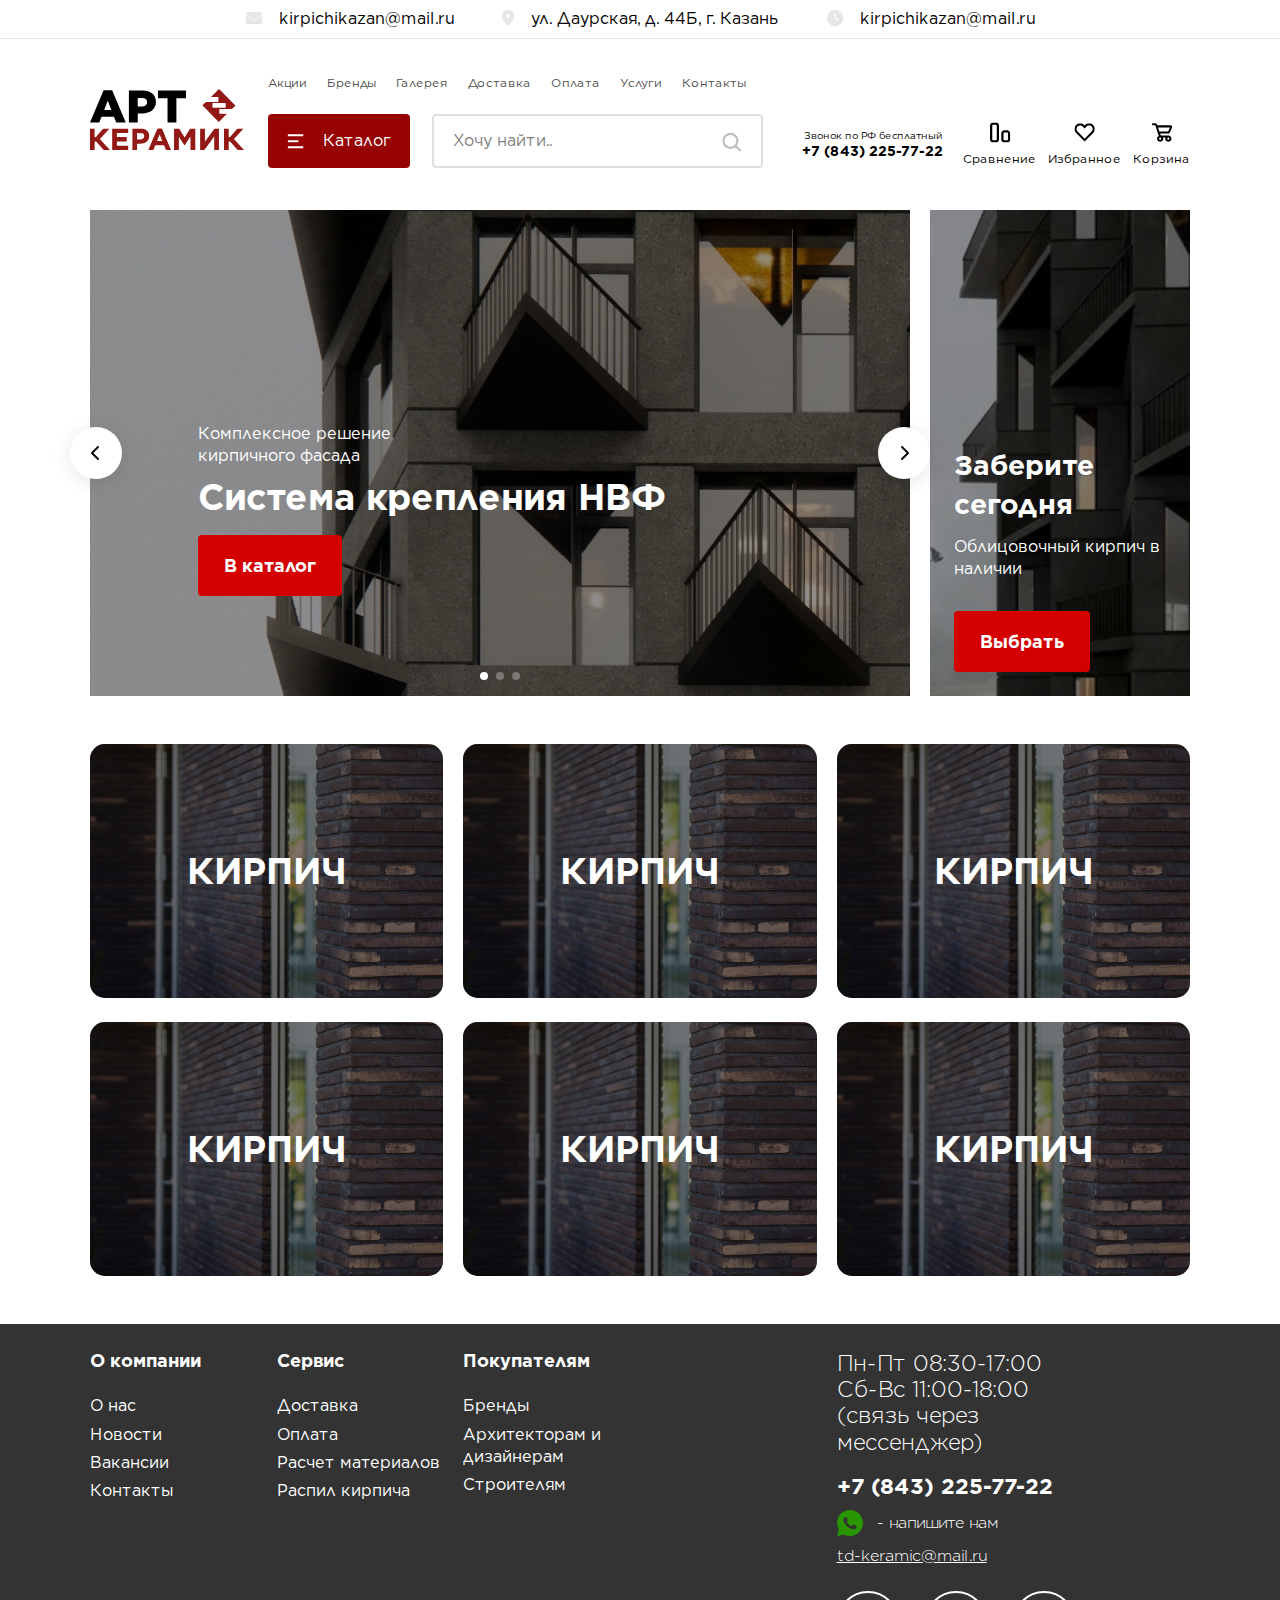
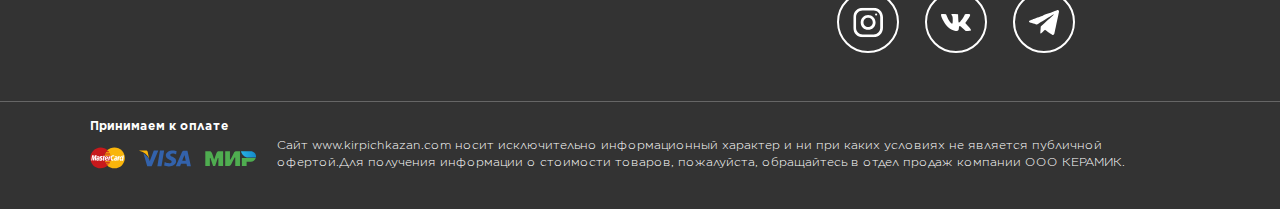
<file: index.html>
<!DOCTYPE html>
<html>

<head>

	<meta charset="utf-8">
	<!-- <base href="/"> -->

	<title>Кирпичи Казань</title>

	<meta name="viewport" content="width=device-width, initial-scale=1.0, minimum-scale=1.0, maximum-scale=1.0, user-scalable=no">

	<link rel="icon" href="images/favicon.png">

	<link rel="stylesheet" href="libs/bootstrap/css/bootstrap-reboot.min.css">
	<link rel="stylesheet" href="libs/bootstrap/css/bootstrap-grid.min.css">
	<link rel="stylesheet" href="libs/components-font-awesome/css/all.min.css">
	<link rel="stylesheet" href="libs/swiper/swiper-bundle.min.css">

	<link rel="stylesheet" href="css/main.css">
	<link rel="stylesheet" href="css/media.css">

	<script src="libs/jquery/jquery-3.6.0.min.js" defer></script>
	<script src="libs/swiper/swiper-bundle.min.js" defer></script>

	<script src="js/common.js" defer></script>

</head>

<body>
	<div class="app">
		<header>
			<div class="top_contacts justify-content-center d-none d-lg-flex">
				<a href="mailto:kirpichikazan@mail.ru">
					<i class="fa-solid fa-envelope"></i>
					<span>kirpichikazan@mail.ru</span>
				</a>
				<div>
					<i class="fa-solid fa-location-dot"></i>
					<span>ул. Даурская, д. 44Б, г. Казань</span>
				</div>
				<div>
					<i class="fa-solid fa-clock"></i>
					<span>kirpichikazan@mail.ru</span>
				</div>
			</div>
			<div class="main_header">
				<div class="container-fluid">
					<div class="row">
						<div class="col-12">
							<div class="d-flex align-items-end justify-content-between">
								<div class="d-flex align-items-center justify-content-xl-start justify-content-between header_widget">
									<a href="#" class="logo">
										<img src="images/logo.svg" alt="">
									</a>
									<div class="d-none d-xl-block">
										<nav>
											<ul class="d-flex align-items-center">
												<li><a href="#">Акции</a></li>
												<li><a href="#">Бренды</a></li>
												<li><a href="#">Галерея</a></li>
												<li><a href="#">Доставка</a></li>
												<li><a href="#">Оплата</a></li>
												<li><a href="#">Услуги</a></li>
												<li><a href="#">Контакты</a></li>
											</ul>
										</nav>
										<div class="d-flex align-items-center">
											<div class="toggle_catalog">
												<svg width="17" height="17" viewBox="0 0 17 17" fill="none" xmlns="http://www.w3.org/2000/svg">
													<g clip-path="url(#clip0_1_452)">
														<path d="M1.5647 1.25244H15.5647C15.8459 1.25244 16.0829 1.3488 16.2756 1.5415C16.4683 1.73421 16.5647 1.97119 16.5647 2.25244C16.5647 2.53369 16.4683 2.77067 16.2756 2.96338C16.0829 3.15609 15.8459 3.25244 15.5647 3.25244H1.5647C1.28345 3.25244 1.04647 3.15609 0.85376 2.96338C0.661051 2.77067 0.564697 2.53369 0.564697 2.25244C0.564697 1.97119 0.661051 1.73421 0.85376 1.5415C1.04647 1.3488 1.28345 1.25244 1.5647 1.25244ZM1.5647 7.25244H10.5647C10.8459 7.25244 11.0829 7.3488 11.2756 7.5415C11.4683 7.73421 11.5647 7.97119 11.5647 8.25244C11.5647 8.53369 11.4683 8.77067 11.2756 8.96338C11.0829 9.15609 10.8459 9.25244 10.5647 9.25244H1.5647C1.28345 9.25244 1.04647 9.15609 0.85376 8.96338C0.661051 8.77067 0.564697 8.53369 0.564697 8.25244C0.564697 7.97119 0.661051 7.73421 0.85376 7.5415C1.04647 7.3488 1.28345 7.25244 1.5647 7.25244ZM1.5647 13.2524H15.5647C15.8459 13.2524 16.0829 13.3488 16.2756 13.5415C16.4683 13.7342 16.5647 13.9712 16.5647 14.2524C16.5647 14.5337 16.4683 14.7707 16.2756 14.9634C16.0829 15.1561 15.8459 15.2524 15.5647 15.2524H1.5647C1.28345 15.2524 1.04647 15.1561 0.85376 14.9634C0.661051 14.7707 0.564697 14.5337 0.564697 14.2524C0.564697 13.9712 0.661051 13.7342 0.85376 13.5415C1.04647 13.3488 1.28345 13.2524 1.5647 13.2524Z" fill="white" />
													</g>
													<defs>
														<clipPath id="clip0_1_452">
															<rect width="16.09" height="16" fill="white" transform="matrix(1 0 0 -1 0.519775 16.2524)" />
														</clipPath>
													</defs>
												</svg>
												<span>Каталог</span>
											</div>
											<form role="search" method="get" action="/" class="search_form">
												<input type="search" name="s" id="main_search" placeholder="Хочу найти..">
												<button>
													<svg width="20" height="20" viewBox="0 0 20 20" fill="none" xmlns="http://www.w3.org/2000/svg">
														<g clip-path="url(#clip0_1_927)">
															<path d="M8.39819 0.805664C6.93856 0.805664 5.58407 1.17057 4.33472 1.90039C3.12248 2.61784 2.15763 3.58268 1.44019 4.79492C0.710368 6.04427 0.345459 7.39567 0.345459 8.84912C0.345459 10.3026 0.710368 11.654 1.44019 12.9033C2.15763 14.1156 3.12248 15.0804 4.33472 15.7979C5.58407 16.5277 6.93547 16.8926 8.38892 16.8926C9.84237 16.8926 11.1938 16.5277 12.4431 15.7979C13.6554 15.0804 14.6202 14.1156 15.3376 12.9033C16.0675 11.654 16.4324 10.3026 16.4324 8.84912C16.4324 7.39567 16.0675 6.04427 15.3376 4.79492C14.6202 3.58268 13.6554 2.61784 12.4431 1.90039C11.1938 1.17057 9.84546 0.805664 8.39819 0.805664ZM8.39819 2.95801C9.462 2.95801 10.4578 3.22396 11.3855 3.75586C12.2638 4.27539 12.9688 4.98047 13.5007 5.87109C14.0326 6.78646 14.2986 7.77913 14.2986 8.84912C14.2986 9.91911 14.0326 10.918 13.5007 11.8457C12.9688 12.724 12.2638 13.429 11.3855 13.9609C10.4578 14.4928 9.4589 14.7588 8.38892 14.7588C7.31893 14.7588 6.32625 14.4928 5.41089 13.9609C4.52026 13.429 3.81519 12.724 3.29565 11.8457C2.76375 10.918 2.4978 9.91911 2.4978 8.84912C2.4978 7.77913 2.76375 6.78646 3.29565 5.87109C3.81519 4.98047 4.52026 4.27539 5.41089 3.75586C6.32625 3.22396 7.32202 2.95801 8.39819 2.95801ZM13.9832 12.9219L12.4617 14.4434L17.824 19.8057L19.3455 18.2842L13.9832 12.9219Z" fill="#BDBDBD" />
														</g>
														<defs>
															<clipPath id="clip0_1_927">
																<rect width="19" height="19" fill="white" transform="matrix(1 0 0 -1 0.345459 19.8057)" />
															</clipPath>
														</defs>
													</svg>
												</button>
											</form>
										</div>
									</div>
									<div class="toggle_button d-block d-xl-none">
										<span></span>
									</div>
								</div>
								<div class="d-flex align-items-center align-items-end">
									<div class="contact_widget flex-column align-items-end d-none d-xl-flex">
										<div class="less">Звонок по РФ бесплатный</div>
										<a href="tel:+78432257722" class="x-large bold">+7 (843) 225-77-22</a>
									</div>
									<div class="justify-content-end header_shop_widget d-none d-xl-flex">
										<a href="#">
											<svg width="22" height="21" viewBox="0 0 22 21" fill="none" xmlns="http://www.w3.org/2000/svg">
												<g clip-path="url(#clip0_1_463)">
													<path d="M4.39924 0.383816C3.79326 0.383816 3.2301 0.535311 2.70975 0.838299C2.1894 1.14129 1.77773 1.55296 1.47475 2.07331C1.17176 2.59365 1.02026 3.15682 1.02026 3.76279V17.2392C1.02026 17.8452 1.17176 18.4083 1.47475 18.9287C1.77773 19.449 2.1894 19.8607 2.70975 20.1637C3.2301 20.4667 3.79326 20.6182 4.39924 20.6182H6.63213C7.23811 20.6182 7.80127 20.4667 8.32162 20.1637C8.84197 19.8607 9.25364 19.449 9.55663 18.9287C9.85962 18.4083 10.0111 17.8452 10.0111 17.2392V3.76279C10.0111 3.15682 9.85962 2.59365 9.55663 2.07331C9.25364 1.55296 8.84197 1.14129 8.32162 0.838299C7.80127 0.535311 7.23811 0.383816 6.63213 0.383816H4.39924ZM4.39924 2.63647H6.63213C6.96147 2.63647 7.23152 2.74515 7.4423 2.96251C7.65307 3.17987 7.75846 3.44663 7.75846 3.76279V17.2392C7.75846 17.5553 7.65307 17.8221 7.4423 18.0395C7.23152 18.2568 6.96147 18.3655 6.63213 18.3655H4.39924C4.08308 18.3655 3.81632 18.2568 3.59896 18.0395C3.3816 17.8221 3.27292 17.5553 3.27292 17.2392V3.76279C3.27292 3.44663 3.3816 3.17987 3.59896 2.96251C3.81632 2.74515 4.08308 2.63647 4.39924 2.63647ZM15.6427 8.24834C15.0368 8.24834 14.4736 8.39983 13.9533 8.70282C13.4329 9.00581 13.0212 9.41748 12.7182 9.93783C12.4153 10.4582 12.2638 11.0213 12.2638 11.6273V17.2392C12.2638 17.8452 12.4153 18.4083 12.7182 18.9287C13.0212 19.449 13.4329 19.8607 13.9533 20.1637C14.4736 20.4667 15.0368 20.6182 15.6427 20.6182H17.8756C18.4816 20.6182 19.0448 20.4667 19.5651 20.1637C20.0855 19.8607 20.4971 19.449 20.8001 18.9287C21.1031 18.4083 21.2546 17.8452 21.2546 17.2392V11.6273C21.2546 11.0213 21.1031 10.4582 20.8001 9.93783C20.4971 9.41748 20.0855 9.00581 19.5651 8.70282C19.0448 8.39983 18.4816 8.24834 17.8756 8.24834H15.6427ZM15.6427 10.501H17.8756C18.1918 10.501 18.4586 10.6097 18.6759 10.827C18.8933 11.0444 19.002 11.3112 19.002 11.6273V17.2392C19.002 17.5553 18.8933 17.8221 18.6759 18.0395C18.4586 18.2568 18.1918 18.3655 17.8756 18.3655H15.6427C15.3134 18.3655 15.0434 18.2568 14.8326 18.0395C14.6218 17.8221 14.5164 17.5553 14.5164 17.2392V11.6273C14.5164 11.3112 14.6218 11.0444 14.8326 10.827C15.0434 10.6097 15.3134 10.501 15.6427 10.501Z" fill="black" />
												</g>
												<defs>
													<clipPath id="clip0_1_463">
														<rect width="20.4367" height="20.2343" fill="white" transform="matrix(1 0 0 -1 0.919067 20.6182)" />
													</clipPath>
												</defs>
											</svg>
											<div class="mb-0 less">Сравнение</div>
										</a>
										<a href="#">
											<svg width="21" height="21" viewBox="0 0 21 21" fill="none" xmlns="http://www.w3.org/2000/svg">
												<g clip-path="url(#clip0_1_466)">
													<path d="M6.1115 1.39153C5.37379 1.39153 4.65584 1.53315 3.95765 1.81638C3.25946 2.0996 2.64031 2.51786 2.1002 3.07114C1.40201 3.78251 0.927769 4.6256 0.677475 5.60044C0.440353 6.53575 0.440353 7.47106 0.677475 8.40637C0.927769 9.3812 1.40201 10.2243 2.1002 10.9357L10.6168 19.6104L19.1334 10.9357C19.8316 10.2243 20.3058 9.3812 20.5561 8.40637C20.7933 7.47106 20.7933 6.53575 20.5561 5.60044C20.3058 4.6256 19.825 3.77592 19.1137 3.05138C18.4023 2.32685 17.5526 1.83284 16.5646 1.56937C15.6029 1.31908 14.6413 1.31908 13.6796 1.56937C12.6784 1.83284 11.8222 2.33343 11.1108 3.07114L10.6168 3.56515L10.1228 3.07114C9.5827 2.51786 8.96684 2.0996 8.27523 1.81638C7.58363 1.53315 6.86239 1.39153 6.1115 1.39153ZM6.1115 3.44658C6.58575 3.44658 7.04352 3.53551 7.48483 3.71335C7.92614 3.89119 8.31805 4.15795 8.66056 4.51363L10.6168 6.5094L12.5731 4.51363C13.0341 4.03939 13.5742 3.71993 14.1934 3.55527C14.8125 3.3906 15.4284 3.3906 16.041 3.55527C16.6535 3.71993 17.187 4.03609 17.6415 4.50375C18.096 4.97141 18.4023 5.50493 18.5604 6.10432C18.7184 6.70371 18.7184 7.3031 18.5604 7.90249C18.4023 8.50188 18.0993 9.03211 17.6514 9.49318L10.6168 16.6661L3.58221 9.49318C3.13431 9.03211 2.83133 8.50188 2.67325 7.90249C2.51516 7.3031 2.51516 6.70371 2.67325 6.10432C2.83133 5.50493 3.13431 4.9747 3.58221 4.51363C3.92472 4.15795 4.31663 3.89119 4.75794 3.71335C5.19924 3.53551 5.65043 3.44658 6.1115 3.44658Z" fill="black" />
												</g>
												<defs>
													<clipPath id="clip0_1_466">
														<rect width="20.4367" height="20.2343" fill="white" transform="matrix(1 0 0 -1 0.398438 20.6182)" />
													</clipPath>
												</defs>
											</svg>
											<div class="mb-0 less">Избранное</div>
										</a>
										<a href="#">
											<svg width="22" height="21" viewBox="0 0 22 21" fill="none" xmlns="http://www.w3.org/2000/svg">
												<g clip-path="url(#clip0_1_469)">
													<path d="M9.14978 13.5836C8.5965 13.5836 8.08274 13.7219 7.6085 13.9986C7.13425 14.2752 6.75881 14.6474 6.48217 15.115C6.20553 15.5827 6.06721 16.0931 6.06721 16.6464C6.06721 17.1997 6.20553 17.7102 6.48217 18.1778C6.75881 18.6455 7.13425 19.0209 7.6085 19.3042C8.08274 19.5874 8.5965 19.729 9.14978 19.729C9.70307 19.729 10.2135 19.5874 10.6812 19.3042C11.1488 19.0209 11.521 18.6455 11.7976 18.1778C12.0743 17.7102 12.2126 17.1997 12.2126 16.6464C12.2126 16.0931 12.0743 15.5827 11.7976 15.115C11.521 14.6474 11.1488 14.2752 10.6812 13.9986C10.2135 13.7219 9.70307 13.5836 9.14978 13.5836ZM9.14978 15.6189C9.4396 15.6189 9.68331 15.7177 9.88091 15.9153C10.0785 16.1129 10.1773 16.3566 10.1773 16.6464C10.1773 16.9362 10.0785 17.18 9.88091 17.3776C9.68331 17.5752 9.4396 17.674 9.14978 17.674C8.85997 17.674 8.61626 17.5752 8.41866 17.3776C8.22106 17.18 8.12226 16.9362 8.12226 16.6464C8.12226 16.3566 8.22106 16.1129 8.41866 15.9153C8.61626 15.7177 8.85997 15.6189 9.14978 15.6189ZM17.3502 13.5836C16.7969 13.5836 16.2832 13.7219 15.8089 13.9986C15.3347 14.2752 14.9593 14.6474 14.6826 15.115C14.406 15.5827 14.2677 16.0931 14.2677 16.6464C14.2677 17.1997 14.406 17.7102 14.6826 18.1778C14.9593 18.6455 15.3347 19.0209 15.8089 19.3042C16.2832 19.5874 16.7937 19.729 17.3403 19.729C17.887 19.729 18.3975 19.5874 18.8718 19.3042C19.346 19.0209 19.7214 18.6455 19.9981 18.1778C20.2747 17.7102 20.413 17.1997 20.413 16.6464C20.413 16.0931 20.2747 15.5827 19.9981 15.115C19.7214 14.6474 19.346 14.2752 18.8718 13.9986C18.3975 13.7219 17.8903 13.5836 17.3502 13.5836ZM17.3502 15.6189C17.6269 15.6189 17.864 15.7177 18.0616 15.9153C18.2592 16.1129 18.358 16.3566 18.358 16.6464C18.358 16.9362 18.2592 17.18 18.0616 17.3776C17.864 17.5752 17.6236 17.674 17.3403 17.674C17.0571 17.674 16.8167 17.5752 16.6191 17.3776C16.4215 17.18 16.3227 16.9362 16.3227 16.6464C16.3227 16.3566 16.4215 16.1129 16.6191 15.9153C16.8167 15.7177 17.0604 15.6189 17.3502 15.6189ZM7.6085 10.501L6.64025 10.7974V10.8567L7.6085 10.501ZM1.97687 1.27307C1.68705 1.27307 1.44334 1.37516 1.24574 1.57935C1.04814 1.78354 0.949341 2.02724 0.949341 2.31047C0.949341 2.5937 1.04814 2.83411 1.24574 3.03172C1.44334 3.22931 1.68705 3.32812 1.97687 3.32812V1.27307ZM8.57674 10.2046L6.24505 2.71555L4.2888 3.32812L6.64025 10.7974L8.57674 10.2046ZM4.2888 1.27307H1.97687V3.32812H4.2888V1.27307ZM7.6085 11.5286H17.1724V9.47351H7.6085V11.5286ZM19.0694 10.2639L21.0651 5.46221L19.1682 4.6718L17.1724 9.47351L19.0694 10.2639ZM19.6424 3.32812H6.06721V5.38317H19.6424V3.32812ZM6.64025 10.8567L7.94442 14.295L9.86115 13.5836L8.57674 10.1454L6.64025 10.8567ZM9.86115 15.6189H17.3502V13.5836H9.86115V15.6189ZM21.0651 5.46221C21.1969 5.13287 21.2166 4.80024 21.1244 4.46432C21.0322 4.1284 20.8511 3.85505 20.581 3.64428C20.3109 3.4335 19.9981 3.32812 19.6424 3.32812V5.38317C19.458 5.38317 19.3164 5.30742 19.2176 5.15593C19.1188 5.00443 19.1023 4.84306 19.1682 4.6718L21.0651 5.46221ZM17.1724 11.5286C17.5808 11.5286 17.9562 11.4133 18.2987 11.1828C18.6412 10.9522 18.8981 10.6459 19.0694 10.2639L17.1724 9.47351V11.5286ZM7.94442 14.295C8.08932 14.6902 8.33633 15.0096 8.68542 15.2533C9.03452 15.497 9.42642 15.6189 9.86115 15.6189V13.5836L7.94442 14.295ZM6.24505 2.71555C6.11331 2.294 5.86631 1.9482 5.50404 1.67815C5.14178 1.40809 4.73669 1.27307 4.2888 1.27307V3.32812L6.24505 2.71555Z" fill="black" />
												</g>
												<defs>
													<clipPath id="clip0_1_469">
														<rect width="20.4367" height="20.2343" fill="white" transform="matrix(1 0 0 -1 0.848145 20.6182)" />
													</clipPath>
												</defs>
											</svg>
											<div class="mb-0 less">Корзина</div>
										</a>
									</div>
								</div>
							</div>
						</div>
					</div>
				</div>
			</div>
			<div class="toggle_menu">
				<div class="container-fluid">
					<div class="row">
						<div class="col-lg-9">
							<nav>
								<div class="back_btn d-block d-xl-none mb-4"><i class="fa-solid fa-arrow-left-long"></i><span>Назад</span></div>
								<ul class="main_toggle">
									<li>
										<a href="#">
											<div>
												<svg width="27" height="27" viewBox="0 0 27 27" fill="none" xmlns="http://www.w3.org/2000/svg">
													<path d="M1 25.5V17M7 25.5H16.5M16.5 25.5H26V17M16.5 25.5V17M16.5 17H26M16.5 17H8.75M26 17V9M1 17V9M1 17H8.75M1 9V1H16.5M1 9H8.75M16.5 1H26V9M16.5 1V9H8.75M26 9H8.75M8.75 9V17" stroke="#828282" stroke-width="2" />
												</svg>
												<span>Кирпич</span>
											</div>
											<svg width="15" height="25" viewBox="0 0 15 25" fill="none" xmlns="http://www.w3.org/2000/svg">
												<path d="M2 2L12 12.5L2 23" stroke="#828282" stroke-width="3" />
											</svg>
										</a>
										<ul class="sub_toggle">
											<div class="back_toggle_btn d-block d-lg-none mb-4"><i class="fa-solid fa-arrow-left-long"></i><span>Назад</span></div>
											<li><a href="#">Облицовочный кирпич</a></li>
											<li><a href="#">Кликерный</a></li>
											<li><a href="#">Ригельный	</a></li>
											<li><a href="#">Кирпич ручной формовки</a></li>
											<li><a href="#">Аксессуары</a></li>
										</ul>
									</li>
									<li>
										<a href="#">
											<div>
												<svg width="26" height="30" viewBox="0 0 26 30" fill="none" xmlns="http://www.w3.org/2000/svg">
													<path d="M5 9.5L16 2L24.5 6.5M24.5 6.5L19.5 9.66667M24.5 6.5V19L15 25M9.5 16L1 11.5V24L9.5 28.5M9.5 16V28.5M9.5 16L14.5 12.8333M9.5 28.5L15 25M14.5 12.8333L15 25M14.5 12.8333L19.5 9.66667M20 21L19.5 9.66667" stroke="#828282" stroke-width="2" />
												</svg>
												<span>Строительные блоки, камни</span>
											</div>
											<svg width="15" height="25" viewBox="0 0 15 25" fill="none" xmlns="http://www.w3.org/2000/svg">
												<path d="M2 2L12 12.5L2 23" stroke="#828282" stroke-width="3" />
											</svg>
										</a>
									</li>
									<li>
										<a href="#">
											<div>
												<svg width="28" height="27" viewBox="0 0 28 27" fill="none" xmlns="http://www.w3.org/2000/svg">
													<path d="M13.5 1H1V9.5H9M9 9.5V17M9 9.5H17.75M9 17H1V25.5H18V17M9 17H18M18 17H26.5V9.5H17.75M17.75 9.5V1" stroke="#828282" stroke-width="2" />
												</svg>
												<span>Фасадная плитка</span>
											</div>
											<svg width="15" height="25" viewBox="0 0 15 25" fill="none" xmlns="http://www.w3.org/2000/svg">
												<path d="M2 2L12 12.5L2 23" stroke="#828282" stroke-width="3" />
											</svg>
										</a>
									</li>
									<li>
										<a href="#">
											<div>
												<svg width="30" height="30" viewBox="0 0 30 30" fill="none" xmlns="http://www.w3.org/2000/svg">
													<path d="M23.5 10.5L28.5 15.5L22 22M8.75 22L15.5 28.5L22 22M8.75 22L2 15.5L8.75 8.75M8.75 22L22 8.5L15.5 2L8.75 8.75M22 22L8.75 8.75" stroke="#828282" stroke-width="2" />
												</svg>
												<span>Плитка, ступени, уличные покрытия</span>
											</div>
											<svg width="15" height="25" viewBox="0 0 15 25" fill="none" xmlns="http://www.w3.org/2000/svg">
												<path d="M2 2L12 12.5L2 23" stroke="#828282" stroke-width="3" />
											</svg>
										</a>
									</li>
									<li>
										<a href="#">
											<div>
												<svg width="27" height="22" viewBox="0 0 27 22" fill="none" xmlns="http://www.w3.org/2000/svg">
													<path d="M18.5 8H26V15H20.5M7.5 15H15M7.5 15V8M7.5 15V21M15 15V1H7.5V8M15 15H20.5M20.5 15V21H7.5M7.5 8H1V21H7.5" stroke="#828282" stroke-width="2" />
												</svg>
												<span>Брусчатка и плитка для мощения</span>
											</div>
											<svg width="15" height="25" viewBox="0 0 15 25" fill="none" xmlns="http://www.w3.org/2000/svg">
												<path d="M2 2L12 12.5L2 23" stroke="#828282" stroke-width="3" />
											</svg>
										</a>
									</li>
									<li>
										<a href="#">
											<div>
												<svg width="29" height="26" viewBox="0 0 29 26" fill="none" xmlns="http://www.w3.org/2000/svg">
													<path d="M22.5 6.5H28V22L15.5 2L9.5 10.8889M22.5 22H2L6.3875 15.5M6.3875 15.5H19M6.3875 15.5L9.5 10.8889M9.5 10.8889L16 11" stroke="#828282" stroke-width="2" />
												</svg>
												<span>Кровля, комплектующие и
													аксессуары</span>
											</div>
											<svg width="15" height="25" viewBox="0 0 15 25" fill="none" xmlns="http://www.w3.org/2000/svg">
												<path d="M2 2L12 12.5L2 23" stroke="#828282" stroke-width="3" />
											</svg>
										</a>
									</li>
									<li>
										<a href="#">
											<div>
												<svg width="22" height="28" viewBox="0 0 22 28" fill="none" xmlns="http://www.w3.org/2000/svg">
													<path d="M8.5 23H1V1H21V23H12.5V28V19H10.5V15.75M10.5 12.5V15.75M10.5 15.75H17.5L10.5 4.5L3.5 15.75H10.5Z" stroke="#828282" stroke-width="2" />
												</svg>
												<span>Строительные смеси, клеи, затирки</span>
											</div>
											<svg width="15" height="25" viewBox="0 0 15 25" fill="none" xmlns="http://www.w3.org/2000/svg">
												<path d="M2 2L12 12.5L2 23" stroke="#828282" stroke-width="3" />
											</svg>
										</a>
									</li>
									<li>
										<a href="#">
											<div>
												<svg width="34" height="26" viewBox="0 0 34 26" fill="none" xmlns="http://www.w3.org/2000/svg">
													<path d="M27 25V16.5M27 10.5H30L17.5 2L4 10.5H7.5M27 10.5H26H20M27 10.5V16.5M7.5 10.5V16.5M7.5 10.5H20M22 25H14.75M14.75 25H7.5V16.5M14.75 25V16.5M14.75 16.5H7.5M14.75 16.5H27M20 16.5V10.5" stroke="#828282" stroke-width="2" />
												</svg>
												<span>Фасадный декор</span>
											</div>
											<svg width="15" height="25" viewBox="0 0 15 25" fill="none" xmlns="http://www.w3.org/2000/svg">
												<path d="M2 2L12 12.5L2 23" stroke="#828282" stroke-width="3" />
											</svg>
										</a>
									</li>
									<li class="special_link">
										<a href="#">
											<div>
												<svg width="24" height="25" viewBox="0 0 24 25" fill="none" xmlns="http://www.w3.org/2000/svg">
													<path d="M17.5 1L5.5 24" stroke="#828282" stroke-width="2" />
													<circle cx="5" cy="5" r="4" stroke="#828282" stroke-width="2" />
													<circle cx="19" cy="19" r="4" stroke="#828282" stroke-width="2" />
												</svg>
												<span>Распродажа со склада</span>
											</div>
											<svg width="15" height="25" viewBox="0 0 15 25" fill="none" xmlns="http://www.w3.org/2000/svg">
												<path d="M2 2L12 12.5L2 23" stroke="#828282" stroke-width="3" />
											</svg>
										</a>
									</li>
									<li>
										<a href="#">
											<div>
												<svg width="28" height="27" viewBox="0 0 28 27" fill="none" xmlns="http://www.w3.org/2000/svg">
													<circle cx="18.5" cy="9.5" r="4" stroke="#828282" stroke-width="2" />
													<path d="M6.5 19L13.5 25.5L26.5 13V1H15.5L2 14L3.5 16" stroke="#828282" stroke-width="2" />
												</svg>
												<span>Акции</span>
											</div>
											<svg width="15" height="25" viewBox="0 0 15 25" fill="none" xmlns="http://www.w3.org/2000/svg">
												<path d="M2 2L12 12.5L2 23" stroke="#828282" stroke-width="3" />
											</svg>
										</a>
									</li>
								</ul>
							</nav>
						</div>
						<div class="col-lg-3 d-lg-block d-none">
							<div class="action_toggle">
								<img src="images/i.webp" alt="">
								<div class="action_toggle_desc">
									<div>Черный и серый</div>
									<p>кликерный кирпич - хит сезона</p>
									<a href="#" class="btn white_btn">Подробнее</a>
								</div>
							</div>
						</div>
					</div>
				</div>
			</div>
		</header>
		
		<aside class="d-block d-xl-none">
			<div class="container-fluid">
				<div class="row">
					<div class="col-12">
						<div class="aside_menu">
							<div class="contact_widget flex-column align-items-start d-flex">
								<div class="less">Звонок по РФ бесплатный</div>
								<a href="tel:+78432257722" class="x-large bold">+7 (843) 225-77-22</a>
							</div>
							<div class="toggle_catalog mt-3">
								<svg width="17" height="17" viewBox="0 0 17 17" fill="none" xmlns="http://www.w3.org/2000/svg">
									<g clip-path="url(#clip0_1_452)">
										<path d="M1.5647 1.25244H15.5647C15.8459 1.25244 16.0829 1.3488 16.2756 1.5415C16.4683 1.73421 16.5647 1.97119 16.5647 2.25244C16.5647 2.53369 16.4683 2.77067 16.2756 2.96338C16.0829 3.15609 15.8459 3.25244 15.5647 3.25244H1.5647C1.28345 3.25244 1.04647 3.15609 0.85376 2.96338C0.661051 2.77067 0.564697 2.53369 0.564697 2.25244C0.564697 1.97119 0.661051 1.73421 0.85376 1.5415C1.04647 1.3488 1.28345 1.25244 1.5647 1.25244ZM1.5647 7.25244H10.5647C10.8459 7.25244 11.0829 7.3488 11.2756 7.5415C11.4683 7.73421 11.5647 7.97119 11.5647 8.25244C11.5647 8.53369 11.4683 8.77067 11.2756 8.96338C11.0829 9.15609 10.8459 9.25244 10.5647 9.25244H1.5647C1.28345 9.25244 1.04647 9.15609 0.85376 8.96338C0.661051 8.77067 0.564697 8.53369 0.564697 8.25244C0.564697 7.97119 0.661051 7.73421 0.85376 7.5415C1.04647 7.3488 1.28345 7.25244 1.5647 7.25244ZM1.5647 13.2524H15.5647C15.8459 13.2524 16.0829 13.3488 16.2756 13.5415C16.4683 13.7342 16.5647 13.9712 16.5647 14.2524C16.5647 14.5337 16.4683 14.7707 16.2756 14.9634C16.0829 15.1561 15.8459 15.2524 15.5647 15.2524H1.5647C1.28345 15.2524 1.04647 15.1561 0.85376 14.9634C0.661051 14.7707 0.564697 14.5337 0.564697 14.2524C0.564697 13.9712 0.661051 13.7342 0.85376 13.5415C1.04647 13.3488 1.28345 13.2524 1.5647 13.2524Z" fill="white" />
									</g>
									<defs>
										<clipPath id="clip0_1_452">
											<rect width="16.09" height="16" fill="white" transform="matrix(1 0 0 -1 0.519775 16.2524)" />
										</clipPath>
									</defs>
								</svg>
								<span>Каталог</span>
							</div>
							<nav class="mt-3">
								<ul class="d-flex flex-column">
									<li><a href="#">Акции</a></li>
									<li><a href="#">Бренды</a></li>
									<li><a href="#">Галерея</a></li>
									<li><a href="#">Доставка</a></li>
									<li><a href="#">Оплата</a></li>
									<li><a href="#">Услуги</a></li>
									<li><a href="#">Контакты</a></li>
								</ul>
							</nav>
							<form role="search" method="get" action="/" class="search_form mt-3">
								<input type="search" name="s" id="main_search" placeholder="Хочу найти..">
								<button>
									<svg width="20" height="20" viewBox="0 0 20 20" fill="none" xmlns="http://www.w3.org/2000/svg">
										<g clip-path="url(#clip0_1_927)">
											<path d="M8.39819 0.805664C6.93856 0.805664 5.58407 1.17057 4.33472 1.90039C3.12248 2.61784 2.15763 3.58268 1.44019 4.79492C0.710368 6.04427 0.345459 7.39567 0.345459 8.84912C0.345459 10.3026 0.710368 11.654 1.44019 12.9033C2.15763 14.1156 3.12248 15.0804 4.33472 15.7979C5.58407 16.5277 6.93547 16.8926 8.38892 16.8926C9.84237 16.8926 11.1938 16.5277 12.4431 15.7979C13.6554 15.0804 14.6202 14.1156 15.3376 12.9033C16.0675 11.654 16.4324 10.3026 16.4324 8.84912C16.4324 7.39567 16.0675 6.04427 15.3376 4.79492C14.6202 3.58268 13.6554 2.61784 12.4431 1.90039C11.1938 1.17057 9.84546 0.805664 8.39819 0.805664ZM8.39819 2.95801C9.462 2.95801 10.4578 3.22396 11.3855 3.75586C12.2638 4.27539 12.9688 4.98047 13.5007 5.87109C14.0326 6.78646 14.2986 7.77913 14.2986 8.84912C14.2986 9.91911 14.0326 10.918 13.5007 11.8457C12.9688 12.724 12.2638 13.429 11.3855 13.9609C10.4578 14.4928 9.4589 14.7588 8.38892 14.7588C7.31893 14.7588 6.32625 14.4928 5.41089 13.9609C4.52026 13.429 3.81519 12.724 3.29565 11.8457C2.76375 10.918 2.4978 9.91911 2.4978 8.84912C2.4978 7.77913 2.76375 6.78646 3.29565 5.87109C3.81519 4.98047 4.52026 4.27539 5.41089 3.75586C6.32625 3.22396 7.32202 2.95801 8.39819 2.95801ZM13.9832 12.9219L12.4617 14.4434L17.824 19.8057L19.3455 18.2842L13.9832 12.9219Z" fill="#BDBDBD"></path>
										</g>
										<defs>
											<clipPath id="clip0_1_927">
												<rect width="19" height="19" fill="white" transform="matrix(1 0 0 -1 0.345459 19.8057)"></rect>
											</clipPath>
										</defs>
									</svg>
								</button>
							</form>
							<div class="header_shop_widget d-flex justify-content-between justify-content-md-start align-items-start mt-3">
								<a href="#">
									<svg width="22" height="21" viewBox="0 0 22 21" fill="none" xmlns="http://www.w3.org/2000/svg">
										<g clip-path="url(#clip0_1_463)">
											<path d="M4.39924 0.383816C3.79326 0.383816 3.2301 0.535311 2.70975 0.838299C2.1894 1.14129 1.77773 1.55296 1.47475 2.07331C1.17176 2.59365 1.02026 3.15682 1.02026 3.76279V17.2392C1.02026 17.8452 1.17176 18.4083 1.47475 18.9287C1.77773 19.449 2.1894 19.8607 2.70975 20.1637C3.2301 20.4667 3.79326 20.6182 4.39924 20.6182H6.63213C7.23811 20.6182 7.80127 20.4667 8.32162 20.1637C8.84197 19.8607 9.25364 19.449 9.55663 18.9287C9.85962 18.4083 10.0111 17.8452 10.0111 17.2392V3.76279C10.0111 3.15682 9.85962 2.59365 9.55663 2.07331C9.25364 1.55296 8.84197 1.14129 8.32162 0.838299C7.80127 0.535311 7.23811 0.383816 6.63213 0.383816H4.39924ZM4.39924 2.63647H6.63213C6.96147 2.63647 7.23152 2.74515 7.4423 2.96251C7.65307 3.17987 7.75846 3.44663 7.75846 3.76279V17.2392C7.75846 17.5553 7.65307 17.8221 7.4423 18.0395C7.23152 18.2568 6.96147 18.3655 6.63213 18.3655H4.39924C4.08308 18.3655 3.81632 18.2568 3.59896 18.0395C3.3816 17.8221 3.27292 17.5553 3.27292 17.2392V3.76279C3.27292 3.44663 3.3816 3.17987 3.59896 2.96251C3.81632 2.74515 4.08308 2.63647 4.39924 2.63647ZM15.6427 8.24834C15.0368 8.24834 14.4736 8.39983 13.9533 8.70282C13.4329 9.00581 13.0212 9.41748 12.7182 9.93783C12.4153 10.4582 12.2638 11.0213 12.2638 11.6273V17.2392C12.2638 17.8452 12.4153 18.4083 12.7182 18.9287C13.0212 19.449 13.4329 19.8607 13.9533 20.1637C14.4736 20.4667 15.0368 20.6182 15.6427 20.6182H17.8756C18.4816 20.6182 19.0448 20.4667 19.5651 20.1637C20.0855 19.8607 20.4971 19.449 20.8001 18.9287C21.1031 18.4083 21.2546 17.8452 21.2546 17.2392V11.6273C21.2546 11.0213 21.1031 10.4582 20.8001 9.93783C20.4971 9.41748 20.0855 9.00581 19.5651 8.70282C19.0448 8.39983 18.4816 8.24834 17.8756 8.24834H15.6427ZM15.6427 10.501H17.8756C18.1918 10.501 18.4586 10.6097 18.6759 10.827C18.8933 11.0444 19.002 11.3112 19.002 11.6273V17.2392C19.002 17.5553 18.8933 17.8221 18.6759 18.0395C18.4586 18.2568 18.1918 18.3655 17.8756 18.3655H15.6427C15.3134 18.3655 15.0434 18.2568 14.8326 18.0395C14.6218 17.8221 14.5164 17.5553 14.5164 17.2392V11.6273C14.5164 11.3112 14.6218 11.0444 14.8326 10.827C15.0434 10.6097 15.3134 10.501 15.6427 10.501Z" fill="black" />
										</g>
										<defs>
											<clipPath id="clip0_1_463">
												<rect width="20.4367" height="20.2343" fill="white" transform="matrix(1 0 0 -1 0.919067 20.6182)" />
											</clipPath>
										</defs>
									</svg>
									<div class="mb-0 less">Сравнение</div>
								</a>
								<a href="#">
									<svg width="21" height="21" viewBox="0 0 21 21" fill="none" xmlns="http://www.w3.org/2000/svg">
										<g clip-path="url(#clip0_1_466)">
											<path d="M6.1115 1.39153C5.37379 1.39153 4.65584 1.53315 3.95765 1.81638C3.25946 2.0996 2.64031 2.51786 2.1002 3.07114C1.40201 3.78251 0.927769 4.6256 0.677475 5.60044C0.440353 6.53575 0.440353 7.47106 0.677475 8.40637C0.927769 9.3812 1.40201 10.2243 2.1002 10.9357L10.6168 19.6104L19.1334 10.9357C19.8316 10.2243 20.3058 9.3812 20.5561 8.40637C20.7933 7.47106 20.7933 6.53575 20.5561 5.60044C20.3058 4.6256 19.825 3.77592 19.1137 3.05138C18.4023 2.32685 17.5526 1.83284 16.5646 1.56937C15.6029 1.31908 14.6413 1.31908 13.6796 1.56937C12.6784 1.83284 11.8222 2.33343 11.1108 3.07114L10.6168 3.56515L10.1228 3.07114C9.5827 2.51786 8.96684 2.0996 8.27523 1.81638C7.58363 1.53315 6.86239 1.39153 6.1115 1.39153ZM6.1115 3.44658C6.58575 3.44658 7.04352 3.53551 7.48483 3.71335C7.92614 3.89119 8.31805 4.15795 8.66056 4.51363L10.6168 6.5094L12.5731 4.51363C13.0341 4.03939 13.5742 3.71993 14.1934 3.55527C14.8125 3.3906 15.4284 3.3906 16.041 3.55527C16.6535 3.71993 17.187 4.03609 17.6415 4.50375C18.096 4.97141 18.4023 5.50493 18.5604 6.10432C18.7184 6.70371 18.7184 7.3031 18.5604 7.90249C18.4023 8.50188 18.0993 9.03211 17.6514 9.49318L10.6168 16.6661L3.58221 9.49318C3.13431 9.03211 2.83133 8.50188 2.67325 7.90249C2.51516 7.3031 2.51516 6.70371 2.67325 6.10432C2.83133 5.50493 3.13431 4.9747 3.58221 4.51363C3.92472 4.15795 4.31663 3.89119 4.75794 3.71335C5.19924 3.53551 5.65043 3.44658 6.1115 3.44658Z" fill="black" />
										</g>
										<defs>
											<clipPath id="clip0_1_466">
												<rect width="20.4367" height="20.2343" fill="white" transform="matrix(1 0 0 -1 0.398438 20.6182)" />
											</clipPath>
										</defs>
									</svg>
									<div class="mb-0 less">Избранное</div>
								</a>
								<a href="#">
									<svg width="22" height="21" viewBox="0 0 22 21" fill="none" xmlns="http://www.w3.org/2000/svg">
										<g clip-path="url(#clip0_1_469)">
											<path d="M9.14978 13.5836C8.5965 13.5836 8.08274 13.7219 7.6085 13.9986C7.13425 14.2752 6.75881 14.6474 6.48217 15.115C6.20553 15.5827 6.06721 16.0931 6.06721 16.6464C6.06721 17.1997 6.20553 17.7102 6.48217 18.1778C6.75881 18.6455 7.13425 19.0209 7.6085 19.3042C8.08274 19.5874 8.5965 19.729 9.14978 19.729C9.70307 19.729 10.2135 19.5874 10.6812 19.3042C11.1488 19.0209 11.521 18.6455 11.7976 18.1778C12.0743 17.7102 12.2126 17.1997 12.2126 16.6464C12.2126 16.0931 12.0743 15.5827 11.7976 15.115C11.521 14.6474 11.1488 14.2752 10.6812 13.9986C10.2135 13.7219 9.70307 13.5836 9.14978 13.5836ZM9.14978 15.6189C9.4396 15.6189 9.68331 15.7177 9.88091 15.9153C10.0785 16.1129 10.1773 16.3566 10.1773 16.6464C10.1773 16.9362 10.0785 17.18 9.88091 17.3776C9.68331 17.5752 9.4396 17.674 9.14978 17.674C8.85997 17.674 8.61626 17.5752 8.41866 17.3776C8.22106 17.18 8.12226 16.9362 8.12226 16.6464C8.12226 16.3566 8.22106 16.1129 8.41866 15.9153C8.61626 15.7177 8.85997 15.6189 9.14978 15.6189ZM17.3502 13.5836C16.7969 13.5836 16.2832 13.7219 15.8089 13.9986C15.3347 14.2752 14.9593 14.6474 14.6826 15.115C14.406 15.5827 14.2677 16.0931 14.2677 16.6464C14.2677 17.1997 14.406 17.7102 14.6826 18.1778C14.9593 18.6455 15.3347 19.0209 15.8089 19.3042C16.2832 19.5874 16.7937 19.729 17.3403 19.729C17.887 19.729 18.3975 19.5874 18.8718 19.3042C19.346 19.0209 19.7214 18.6455 19.9981 18.1778C20.2747 17.7102 20.413 17.1997 20.413 16.6464C20.413 16.0931 20.2747 15.5827 19.9981 15.115C19.7214 14.6474 19.346 14.2752 18.8718 13.9986C18.3975 13.7219 17.8903 13.5836 17.3502 13.5836ZM17.3502 15.6189C17.6269 15.6189 17.864 15.7177 18.0616 15.9153C18.2592 16.1129 18.358 16.3566 18.358 16.6464C18.358 16.9362 18.2592 17.18 18.0616 17.3776C17.864 17.5752 17.6236 17.674 17.3403 17.674C17.0571 17.674 16.8167 17.5752 16.6191 17.3776C16.4215 17.18 16.3227 16.9362 16.3227 16.6464C16.3227 16.3566 16.4215 16.1129 16.6191 15.9153C16.8167 15.7177 17.0604 15.6189 17.3502 15.6189ZM7.6085 10.501L6.64025 10.7974V10.8567L7.6085 10.501ZM1.97687 1.27307C1.68705 1.27307 1.44334 1.37516 1.24574 1.57935C1.04814 1.78354 0.949341 2.02724 0.949341 2.31047C0.949341 2.5937 1.04814 2.83411 1.24574 3.03172C1.44334 3.22931 1.68705 3.32812 1.97687 3.32812V1.27307ZM8.57674 10.2046L6.24505 2.71555L4.2888 3.32812L6.64025 10.7974L8.57674 10.2046ZM4.2888 1.27307H1.97687V3.32812H4.2888V1.27307ZM7.6085 11.5286H17.1724V9.47351H7.6085V11.5286ZM19.0694 10.2639L21.0651 5.46221L19.1682 4.6718L17.1724 9.47351L19.0694 10.2639ZM19.6424 3.32812H6.06721V5.38317H19.6424V3.32812ZM6.64025 10.8567L7.94442 14.295L9.86115 13.5836L8.57674 10.1454L6.64025 10.8567ZM9.86115 15.6189H17.3502V13.5836H9.86115V15.6189ZM21.0651 5.46221C21.1969 5.13287 21.2166 4.80024 21.1244 4.46432C21.0322 4.1284 20.8511 3.85505 20.581 3.64428C20.3109 3.4335 19.9981 3.32812 19.6424 3.32812V5.38317C19.458 5.38317 19.3164 5.30742 19.2176 5.15593C19.1188 5.00443 19.1023 4.84306 19.1682 4.6718L21.0651 5.46221ZM17.1724 11.5286C17.5808 11.5286 17.9562 11.4133 18.2987 11.1828C18.6412 10.9522 18.8981 10.6459 19.0694 10.2639L17.1724 9.47351V11.5286ZM7.94442 14.295C8.08932 14.6902 8.33633 15.0096 8.68542 15.2533C9.03452 15.497 9.42642 15.6189 9.86115 15.6189V13.5836L7.94442 14.295ZM6.24505 2.71555C6.11331 2.294 5.86631 1.9482 5.50404 1.67815C5.14178 1.40809 4.73669 1.27307 4.2888 1.27307V3.32812L6.24505 2.71555Z" fill="black" />
										</g>
										<defs>
											<clipPath id="clip0_1_469">
												<rect width="20.4367" height="20.2343" fill="white" transform="matrix(1 0 0 -1 0.848145 20.6182)" />
											</clipPath>
										</defs>
									</svg>
									<div class="mb-0 less">Корзина</div>
								</a>
							</div>
							<div class="top_contacts flex-column d-flex d-lg-none mt-3">
								<a href="mailto:kirpichikazan@mail.ru">
									<i class="fa-solid fa-envelope"></i>
									<span>kirpichikazan@mail.ru</span>
								</a>
								<div>
									<i class="fa-solid fa-location-dot"></i>
									<span>ул. Даурская, д. 44Б, г. Казань</span>
								</div>
								<div>
									<i class="fa-solid fa-clock"></i>
									<span>kirpichikazan@mail.ru</span>
								</div>
							</div>
						</div>
					</div>
				</div>
			</div>
		</aside>
		<main class="pb-5">
			<div class="first_screen">
				<div class="container-fluid">
					<div class="row">
						<div class="col-lg-9 relative">
							<div class="prev_btn">
								<i class="fa-solid fa-chevron-left"></i>
							</div>
							<div class="next_btn">
								<i class="fa-solid fa-chevron-right"></i>
							</div>
							<!-- <div class="first_screen-swiper-navigation">
								
							</div> -->
							<div class="first_screen_slider">
								
								<div class="swiper-pagination"></div>
								<div class="swiper-wrapper">
									<div class="swiper-slide">
										<div class="slide_wrapper">
											<div class="slide_image" style="background-image: url('./images/bg_slide.jpeg');"></div>
											<p class="mb-2">Комплексное решение <br>кирпичного фасада</p>
											<h2 class="mb-3">Система крепления НВФ</h2>
											<a href="#" class="btn gray_btn">В каталог</a>
										</div>
									</div>
									<div class="swiper-slide">
										<div class="slide_wrapper">
											<div class="slide_image" style="background-image: url('./images/bg_slide.jpeg');"></div>
											<p class="mb-2">Комплексное решение <br>кирпичного фасада</p>
											<h2 class="mb-3">Система крепления НВФ</h2>
											<a href="#" class="btn gray_btn">В каталог</a>
										</div>
									</div>
									<div class="swiper-slide">
										<div class="slide_wrapper">
											<div class="slide_image" style="background-image: url('./images/bg_slide.jpeg');"></div>
											<p class="mb-2">Комплексное решение <br>кирпичного фасада</p>
											<h2 class="mb-3">Система крепления НВФ</h2>
											<a href="#" class="btn gray_btn">В каталог</a>
										</div>
									</div>
								</div>
							</div>
						</div>
						<div class="col-lg-3">
							<div class="first_screen_action">
								<img src="images/i.webp" alt="">
								<div class="action_toggle_desc">
									<div>Заберите сегодня</div>
									<p>Облицовочный кирпич в наличии</p>
									<a href="#" class="btn">Выбрать</a>
								</div>
							</div>
						</div>
					</div>
				</div>
			</div>
			<div class="categories_grid pt-5">
				<div class="container-fluid">
					<div class="row gy-4">
						<div class="col-lg-4 col-6">
							<a href="#" class="categories_grid_item">
								<img src="images/kirpich.jpg" loading="lazy" alt="">
								<div class="categories_grid_item_wrap">
									<div class="two uppercase">Кирпич</div>
								</div>
							</a>
						</div>
						<div class="col-lg-4 col-6">
							<a href="#" class="categories_grid_item">
								<img src="images/kirpich.jpg" loading="lazy" alt="">
								<div class="categories_grid_item_wrap">
									<div class="two uppercase">Кирпич</div>
								</div>
							</a>
						</div>
						<div class="col-lg-4 col-6">
							<a href="#" class="categories_grid_item">
								<img src="images/kirpich.jpg" loading="lazy" alt="">
								<div class="categories_grid_item_wrap">
									<div class="two uppercase">Кирпич</div>
								</div>
							</a>
						</div>
						<div class="col-lg-4 col-6">
							<a href="#" class="categories_grid_item">
								<img src="images/kirpich.jpg" loading="lazy" alt="">
								<div class="categories_grid_item_wrap">
									<div class="two uppercase">Кирпич</div>
								</div>
							</a>
						</div>
						<div class="col-lg-4 col-6">
							<a href="#" class="categories_grid_item">
								<img src="images/kirpich.jpg" loading="lazy" alt="">
								<div class="categories_grid_item_wrap">
									<div class="two uppercase">Кирпич</div>
								</div>
							</a>
						</div>
						<div class="col-lg-4 col-6">
							<a href="#" class="categories_grid_item">
								<img src="images/kirpich.jpg" loading="lazy" alt="">
								<div class="categories_grid_item_wrap">
									<div class="two uppercase">Кирпич</div>
								</div>
							</a>
						</div>
					</div>
				</div>
			</div>	
		</main>
		<footer>
			<div class="container-fluid">
				<div class="row mb-2 mb-lg-5 gy-lg-0 gy-4">
					<div class="col-xxl-2 col-lg-2">
						<div class="f_widget">
							<h4 class="mb-3 mb-lg-4">О компании</h4>
							<nav>
								<ul>
									<li><a href="#">О нас</a></li>
									<li><a href="#">Новости</a></li>
									<li><a href="#">Вакансии</a></li>
									<li><a href="#">Контакты</a></li>
								</ul>
							</nav>
						</div>
					</div>
					<div class="col-xxl-2 col-lg-2">
						<div class="f_widget">
							<h4 class="mb-3 mb-lg-4">Сервис</h4>
							<nav>
								<ul>
									<li><a href="#">Доставка</a></li>
									<li><a href="#">Оплата</a></li>
									<li><a href="#">Расчет материалов</a></li>
									<li><a href="#">Распил кирпича</a></li>
								</ul>
							</nav>
						</div>
					</div>
					<div class="col-xxl-2 col-lg-2">
						<div class="f_widget">
							<h4 class="mb-3 mb-lg-4">Покупателям</h4>
							<nav>
								<ul>
									<li><a href="#">Бренды</a></li>
									<li><a href="#">Архитекторам и дизайнерам</a></li>
									<li><a href="#">Строителям</a></li>
								</ul>
							</nav>
						</div>
					</div>
					<div class="offset-xxl-3 col-xl-3 col-lg-3 offset-lg-2 ">
						<div class="light-text x-large white mb-3 lh-small">
							Пн-Пт 08:30-17:00 <br>
							Сб-Вс 11:00-18:00 <br>
							(связь через мессенджер)
						</div>
						<a href="tel:+78432257722" class="x-large bold white">+7 (843) 225-77-22</a>
						<a href="https://wa.me/" target="_blank" class="wa_btn mt-2 mb-2 light-text">
							<svg width="27" height="27" viewBox="0 0 27 27" fill="none" xmlns="http://www.w3.org/2000/svg">
								<path d="M22.2101 3.82394C19.7624 1.36569 16.4989 0 13.0541 0C5.89247 0 0.090652 5.82696 0.090652 13.0196C0.090652 15.2958 0.725227 17.5719 1.81307 19.4839L0 26.2213L6.88966 24.4004C8.79338 25.4019 10.8784 25.9482 13.0541 25.9482C20.2157 25.9482 26.0175 20.1212 26.0175 12.9286C25.9269 9.55986 24.6577 6.28219 22.2101 3.82394ZM19.3092 17.663C19.0372 18.3913 17.7681 19.1197 17.1335 19.2108C16.5896 19.3018 15.8643 19.3018 15.1391 19.1197C14.6858 18.9376 14.0513 18.7555 13.326 18.3913C10.0625 17.0257 7.9775 13.748 7.79619 13.4748C7.61488 13.2928 6.43639 11.745 6.43639 10.1061C6.43639 8.4673 7.25227 7.73893 7.52423 7.37475C7.79619 7.01056 8.1588 7.01056 8.43076 7.01056C8.61207 7.01056 8.88402 7.01056 9.06533 7.01056C9.24664 7.01056 9.5186 6.91952 9.79056 7.55684C10.0625 8.19416 10.6971 9.833 10.7877 9.92404C10.8784 10.1061 10.8784 10.2882 10.7877 10.4703C10.6971 10.6524 10.6064 10.8345 10.4251 11.0166C10.2438 11.1987 10.0625 11.4718 9.97186 11.5629C9.79056 11.745 9.60925 11.9271 9.79056 12.2002C9.97187 12.5644 10.6064 13.5659 11.6036 14.4764C12.8728 15.5689 13.87 15.9331 14.2326 16.1152C14.5952 16.2973 14.7765 16.2062 14.9578 16.0241C15.1391 15.842 15.7737 15.1137 15.955 14.7495C16.1363 14.3853 16.4083 14.4764 16.6802 14.5674C16.9522 14.6584 18.5839 15.4779 18.8559 15.66C19.2185 15.8421 19.3998 15.9331 19.4905 16.0241C19.5811 16.2973 19.5811 16.9346 19.3092 17.663Z" fill="#279600" />
							</svg>
							<span>- напишите нам</span>
						</a>
						<a href="mailto:td-keramic@mail.ru" class="white light-text underline">td-keramic@mail.ru</a>
						<nav class="social mt-4">
							<ul>
								<li>
									<a href="#">
										<img src="images/icons/instagram.svg" loading="lazy" alt="">
									</a>
								</li>
								<li>
									<a href="#">
										<img src="images/icons/vk.svg" loading="lazy" alt="">
									</a>
								</li>
								<li>
									<a href="#">
										<img src="images/icons/tg.svg" loading="lazy" alt="">
									</a>
								</li>
							</ul>
						</nav>
					</div>
				</div>
			</div>
			<hr>
			<div class="container-fluid">
				<div class="row align-items-center">
					<div class="col-lg-2">
						<div class="payment d-flex flex-column">
							<div class="bold mb-2 white">Принимаем к оплате</div>
							<div class="d-flex align-items-center">
								<svg width="49" height="30" viewBox="0 0 49 30" fill="none" xmlns="http://www.w3.org/2000/svg">
									<path d="M48.7448 14.832C48.7448 22.8561 42.2712 29.4554 34.2351 29.4554C26.2733 29.4554 19.7253 22.8561 19.7253 14.832C19.7253 6.80785 26.1989 0.208557 34.1607 0.208557C42.2712 0.208557 48.7448 6.80785 48.7448 14.832Z" fill="#F9B50B" />
									<path d="M29.3239 14.9069C29.3239 13.857 29.1751 12.8071 29.0263 11.8322H20.0972C20.1717 11.3073 20.3205 10.8574 20.4693 10.2574H28.431C28.2822 9.73247 28.059 9.20753 27.8358 8.68259H21.0646C21.2878 8.15764 21.5854 7.70769 21.8831 7.10776H27.0173C26.7196 6.58281 26.3476 6.05787 25.9011 5.53292H23.0736C23.5201 5.00798 23.9665 4.55803 24.5618 4.03309C22.0319 1.63334 18.6091 0.208496 14.8142 0.208496C6.92688 0.433472 0.378906 6.80779 0.378906 14.8319C0.378906 22.8561 6.85248 29.4554 14.8886 29.4554C18.6835 29.4554 22.0319 27.9555 24.6362 25.6308C25.157 25.1808 25.6035 24.6559 26.1244 24.0559H23.148C22.776 23.606 22.4039 23.081 22.1063 22.5561H27.1661C27.4637 22.1061 27.7614 21.5812 27.9846 20.9813H21.2134C20.9902 20.5313 20.7669 20.0064 20.6181 19.4064H28.5799C29.0263 18.0566 29.3239 16.5567 29.3239 14.9069Z" fill="#C8191C" />
									<path d="M20.0228 18.5815L20.246 17.2317C20.1716 17.2317 20.0228 17.3067 19.874 17.3067C19.3531 17.3067 19.2787 17.0067 19.3531 16.8567L19.7996 14.157H20.6181L20.8413 12.6572H20.0972L20.246 11.7573H18.6834C18.6834 11.7573 17.7905 16.8567 17.7905 17.4567C17.7905 18.3566 18.3114 18.8065 19.0555 18.8065C19.5019 18.8065 19.874 18.6565 20.0228 18.5815Z" fill="white" />
									<path d="M20.5437 16.1069C20.5437 18.2817 22.0319 18.8066 23.2224 18.8066C24.3385 18.8066 24.8594 18.5817 24.8594 18.5817L25.157 17.0818C25.157 17.0818 24.3385 17.4568 23.52 17.4568C21.8086 17.4568 22.1063 16.1819 22.1063 16.1819H25.2314C25.2314 16.1819 25.4547 15.207 25.4547 14.7571C25.4547 13.7822 24.9338 12.5073 23.2224 12.5073C21.7342 12.4323 20.5437 14.1571 20.5437 16.1069ZM23.2224 13.8572C24.0409 13.8572 23.8921 14.8321 23.8921 14.907H22.1807C22.2551 14.8321 22.4039 13.8572 23.2224 13.8572Z" fill="white" />
									<path d="M32.9698 18.5815L33.2675 16.8566C33.2675 16.8566 32.5234 17.2316 31.9281 17.2316C30.8864 17.2316 30.3655 16.4067 30.3655 15.4318C30.3655 13.557 31.2584 12.5821 32.3746 12.5821C33.1186 12.5821 33.7883 13.032 33.7883 13.032L34.0116 11.3822C34.0116 11.3822 33.1186 11.0073 32.2257 11.0073C30.4399 11.0073 28.7285 12.5821 28.7285 15.5068C28.7285 17.4566 29.6214 18.7314 31.4817 18.7314C32.1513 18.8064 32.9698 18.5815 32.9698 18.5815Z" fill="white" />
									<path d="M11.6146 12.4323C10.5729 12.4323 9.75437 12.7323 9.75437 12.7323L9.53114 14.0821C9.53114 14.0821 10.2008 13.7822 11.2425 13.7822C11.7634 13.7822 12.2099 13.8572 12.2099 14.3071C12.2099 14.6071 12.1355 14.6821 12.1355 14.6821H11.4658C10.1264 14.6821 8.71265 15.207 8.71265 17.0068C8.71265 18.4317 9.60555 18.7316 10.2008 18.7316C11.2425 18.7316 11.7634 18.0567 11.8378 18.0567L11.7634 18.6566H13.0284L13.6236 14.3821C13.6236 12.5073 12.1355 12.4323 11.6146 12.4323ZM11.9122 15.8819C11.9122 16.1069 11.7634 17.3818 10.8705 17.3818C10.4241 17.3818 10.2752 17.0068 10.2752 16.7818C10.2752 16.4069 10.4985 15.8819 11.689 15.8819C11.8378 15.8819 11.9122 15.8819 11.9122 15.8819Z" fill="white" />
									<path d="M15.1119 18.7314C15.484 18.7314 17.4186 18.8063 17.4186 16.7066C17.4186 14.7568 15.5584 15.1318 15.5584 14.3818C15.5584 14.0069 15.856 13.8569 16.3769 13.8569C16.6001 13.8569 17.4186 13.9319 17.4186 13.9319L17.6418 12.507C17.6418 12.507 17.121 12.3571 16.1537 12.3571C15.0375 12.3571 13.847 12.807 13.847 14.3818C13.847 16.1816 15.7816 16.0317 15.7816 16.7066C15.7816 17.1565 15.2608 17.2315 14.8887 17.2315C14.219 17.2315 13.4749 17.0065 13.4749 17.0065L13.2517 18.4314C13.4005 18.5814 13.847 18.7314 15.1119 18.7314Z" fill="white" />
									<path d="M45.7683 11.2322L45.4707 13.332C45.4707 13.332 44.8754 12.5821 43.9825 12.5821C42.5687 12.5821 41.3782 14.3069 41.3782 16.3317C41.3782 17.6066 41.9734 18.8814 43.3128 18.8814C44.2057 18.8814 44.801 18.2815 44.801 18.2815L44.7266 18.8064H46.2892L47.4053 11.3822L45.7683 11.2322ZM45.0242 15.2818C45.0242 16.1067 44.6522 17.2316 43.7593 17.2316C43.2384 17.2316 42.9408 16.7817 42.9408 15.9567C42.9408 14.6819 43.4616 13.932 44.2057 13.932C44.7266 14.0069 45.0242 14.3819 45.0242 15.2818Z" fill="white" />
									<path d="M3.20546 18.6564L4.09837 13.107L4.24719 18.6564H5.28892L7.29796 13.107L6.47946 18.6564H8.11645L9.38141 11.2322H6.8515L5.28892 15.8067L5.21451 11.2322H2.98224L1.71729 18.6564H3.20546Z" fill="white" />
									<path d="M27.0171 18.6566C27.4635 16.1068 27.5379 14.0071 28.6541 14.382C28.8029 13.4071 29.0261 12.9572 29.1749 12.5822H28.8773C28.2076 12.5822 27.6123 13.4821 27.6123 13.4821L27.7611 12.6572H26.273L25.3057 18.6566H27.0171Z" fill="white" />
									<path d="M36.5414 12.4323C35.4996 12.4323 34.6811 12.7323 34.6811 12.7323L34.4579 14.0821C34.4579 14.0821 35.1276 13.7822 36.1693 13.7822C36.6902 13.7822 37.1366 13.8572 37.1366 14.3071C37.1366 14.6071 37.0622 14.6821 37.0622 14.6821H36.3925C35.0532 14.6821 33.6394 15.207 33.6394 17.0068C33.6394 18.4317 34.5323 18.7316 35.1276 18.7316C36.1693 18.7316 36.6902 18.0567 36.7646 18.0567L36.6902 18.6566H38.1039L38.6992 14.3821C38.6992 12.5073 37.0622 12.4323 36.5414 12.4323ZM36.9134 15.8819C36.9134 16.1069 36.7646 17.3818 35.8717 17.3818C35.4252 17.3818 35.2764 17.0068 35.2764 16.7818C35.2764 16.4069 35.4996 15.8819 36.6902 15.8819C36.839 15.8819 36.839 15.8819 36.9134 15.8819Z" fill="white" />
									<path d="M39.8901 18.6566C40.3366 16.1068 40.411 14.0071 41.5271 14.382C41.6759 13.4071 41.8991 12.9572 42.048 12.5822H41.7503C41.0806 12.5822 40.4854 13.4821 40.4854 13.4821L40.6342 12.6572H39.146L38.1787 18.6566H39.8901Z" fill="white" />
								</svg>
								<svg width="73" height="23" viewBox="0 0 73 23" fill="none" xmlns="http://www.w3.org/2000/svg">
									<path d="M67.7709 0.587097H63.2316C61.8593 0.587097 60.8036 1.01267 60.1702 2.39577L51.5139 22.2911H57.6367C57.6367 22.2911 58.6923 19.6313 58.9035 18.993C59.5369 18.993 65.5541 18.993 66.3986 18.993C66.6097 19.7377 67.1375 22.1847 67.1375 22.1847H72.6269L67.7709 0.587097ZM60.5925 14.5245C61.1203 13.2478 62.9149 8.46013 62.9149 8.46013C62.9149 8.56652 63.4428 7.18342 63.6539 6.43868L64.0761 8.35374C64.0761 8.35374 65.2374 13.567 65.4485 14.6309H60.5925V14.5245Z" fill="#3362AB" />
									<path d="M51.936 15.1627C51.936 19.6312 47.9245 22.6102 41.6962 22.6102C39.057 22.6102 36.5235 22.0783 35.1511 21.4399L35.9956 16.5458L36.7346 16.865C38.6348 17.7162 39.9016 18.0353 42.224 18.0353C43.913 18.0353 45.7076 17.397 45.7076 15.9075C45.7076 14.95 44.9687 14.3116 42.6462 13.2477C40.4294 12.1838 37.4736 10.4815 37.4736 7.39611C37.4736 3.14042 41.5906 0.267822 47.3967 0.267822C49.6135 0.267822 51.5137 0.693392 52.6749 1.22535L51.8304 5.90662L51.4082 5.48105C50.3525 5.05548 48.9802 4.62991 46.9744 4.62991C44.7575 4.7363 43.7019 5.69383 43.7019 6.54497C43.7019 7.5025 44.9687 8.24725 46.9744 9.20478C50.3525 10.8007 51.936 12.6093 51.936 15.1627Z" fill="#3362AB" />
									<path d="M0.42041 0.799776L0.525975 0.374207H9.60457C10.8714 0.374207 11.8214 0.799776 12.1381 2.18288L14.1439 11.7582C12.1381 6.65136 7.49327 2.50206 0.42041 0.799776Z" fill="#F9B50B" />
									<path d="M26.9173 0.586922L17.7331 22.1846H11.5048L6.22656 4.09787C10.0269 6.54489 13.1939 10.375 14.3551 13.0348L14.9885 15.2691L20.689 0.48053H26.9173V0.586922Z" fill="#3362AB" />
									<path d="M29.3449 0.48053H35.151L31.4562 22.1846H25.6501L29.3449 0.48053Z" fill="#3362AB" />
								</svg>
								<svg width="72" height="21" viewBox="0 0 72 21" fill="none" xmlns="http://www.w3.org/2000/svg">
									<path d="M64.072 0.276611H50.4147C51.2102 4.82017 55.5859 9.09648 60.3593 9.09648H71.2322C71.3647 8.69557 71.3647 8.0274 71.3647 7.62649C71.3647 3.61747 68.0498 0.276611 64.072 0.276611Z" fill="url(#paint0_linear_85_79)" />
									<path d="M51.6082 9.89813V20.9898H58.2379V15.1099H64.0721C67.2544 15.1099 70.0389 12.8381 70.9671 9.89813H51.6082Z" fill="#4FAD50" />
									<path d="M28.2712 0.276611V20.8563H34.1055C34.1055 20.8563 35.564 20.8563 36.3596 19.3863C40.3374 11.5019 41.5308 9.09649 41.5308 9.09649H42.3263V20.8563H48.9561V0.276611H43.1219C43.1219 0.276611 41.6634 0.410254 40.8678 1.7466C37.5529 8.56195 35.6966 12.0364 35.6966 12.0364H34.901V0.276611H28.2712Z" fill="#4FAD50" />
									<path d="M0.42627 20.989V0.409363H7.05603C7.05603 0.409363 8.91238 0.409359 9.97314 3.34931C12.625 11.1001 12.8902 12.1692 12.8902 12.1692C12.8902 12.1692 13.4206 10.2983 15.8073 3.34931C16.8681 0.409359 18.7244 0.409363 18.7244 0.409363H25.3542V20.989H18.7244V9.89741H17.9288L14.2162 20.989H11.2991L7.58644 9.89741H6.79086V20.989H0.42627Z" fill="#4FAD50" />
									<defs>
										<linearGradient id="paint0_linear_85_79" x1="50.3911" y1="4.74975" x2="71.3178" y2="4.74975" gradientUnits="userSpaceOnUse">
											<stop stop-color="#27B1E6" />
											<stop offset="1" stop-color="#148ACA" />
										</linearGradient>
									</defs>
								</svg>
							</div>
						</div>
					</div>
					<div class="col-lg-10 mt-3 mb-lg-0">
						<div class="white copyright">Сайт www.kirpichkazan.com носит исключительно информационный характер и ни при каких условиях не является публичной офертой.Для получения информации о стоимости товаров, пожалуйста, обращайтесь в отдел продаж компании ООО КЕРАМИК.</div>
					</div>
				</div>
			</div>
		</footer>
		<div class="overlay"></div>
	</div>
</body>
</html>
</file>
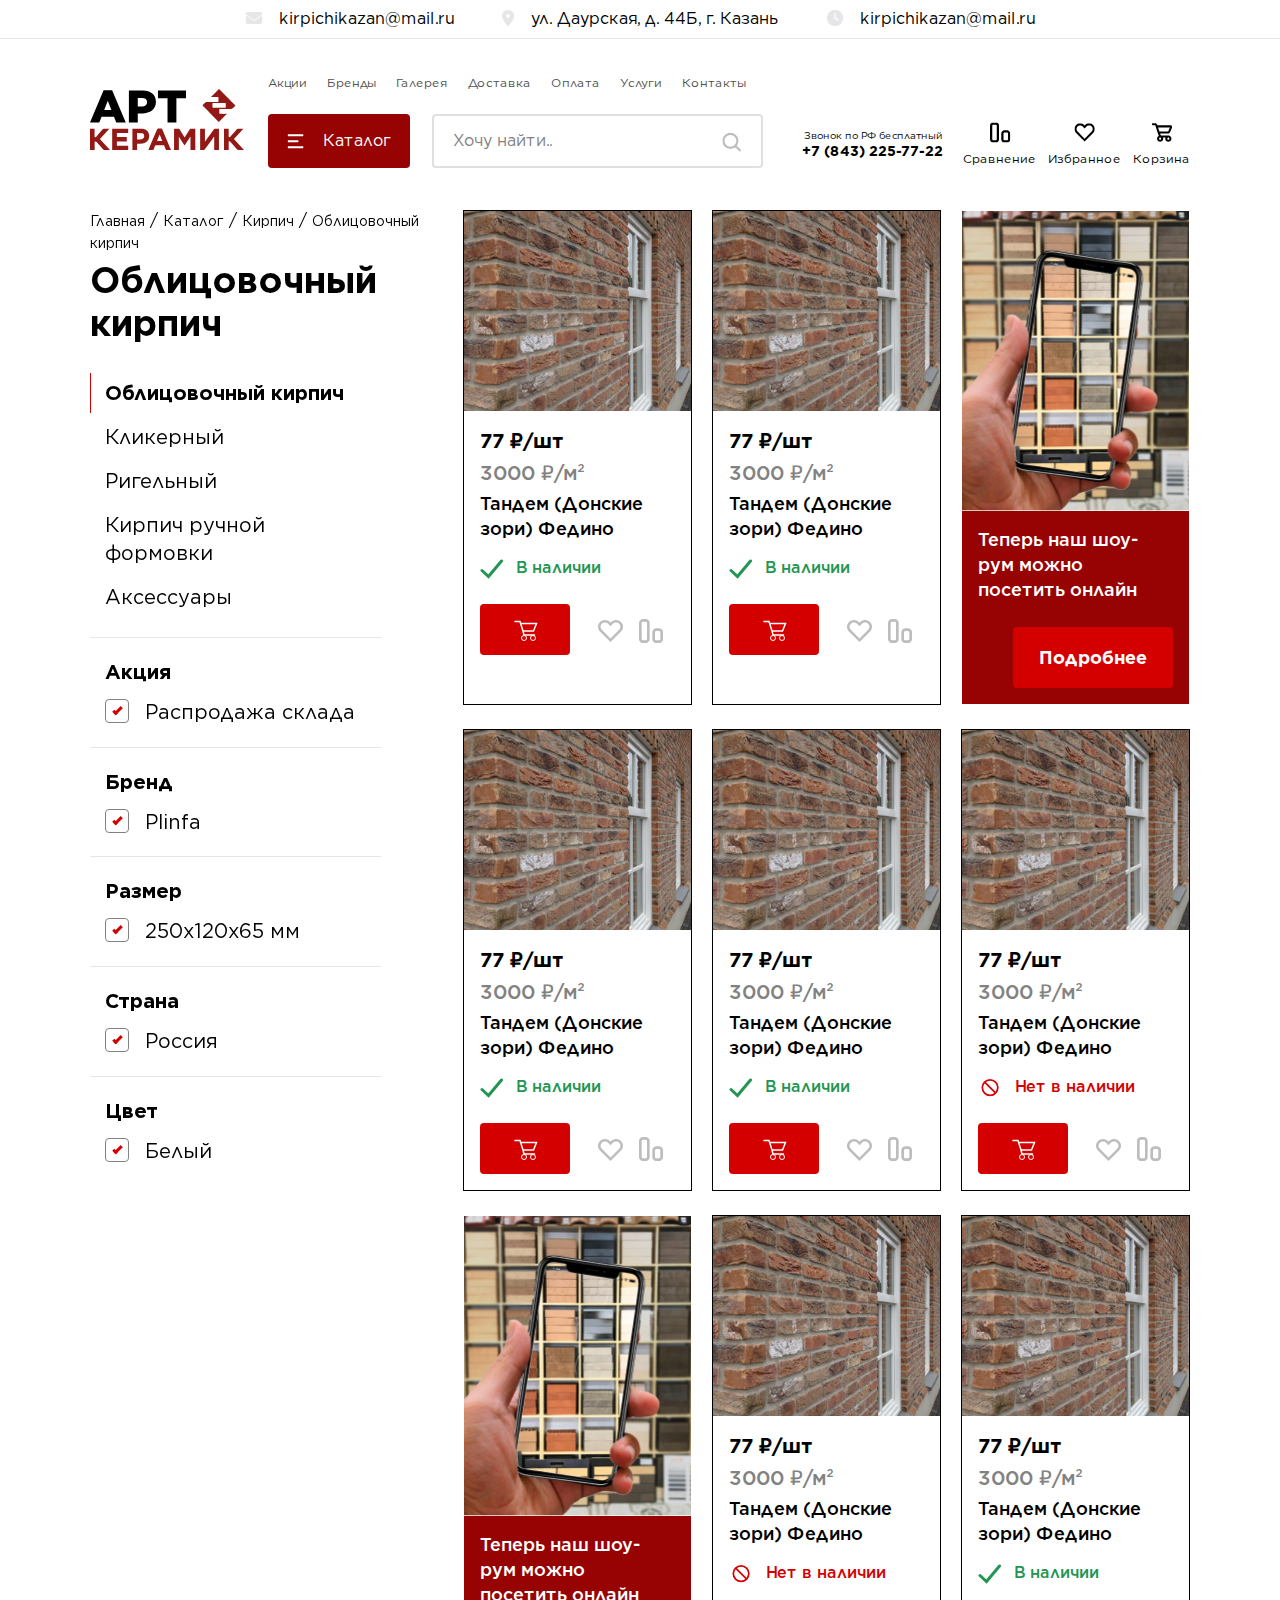
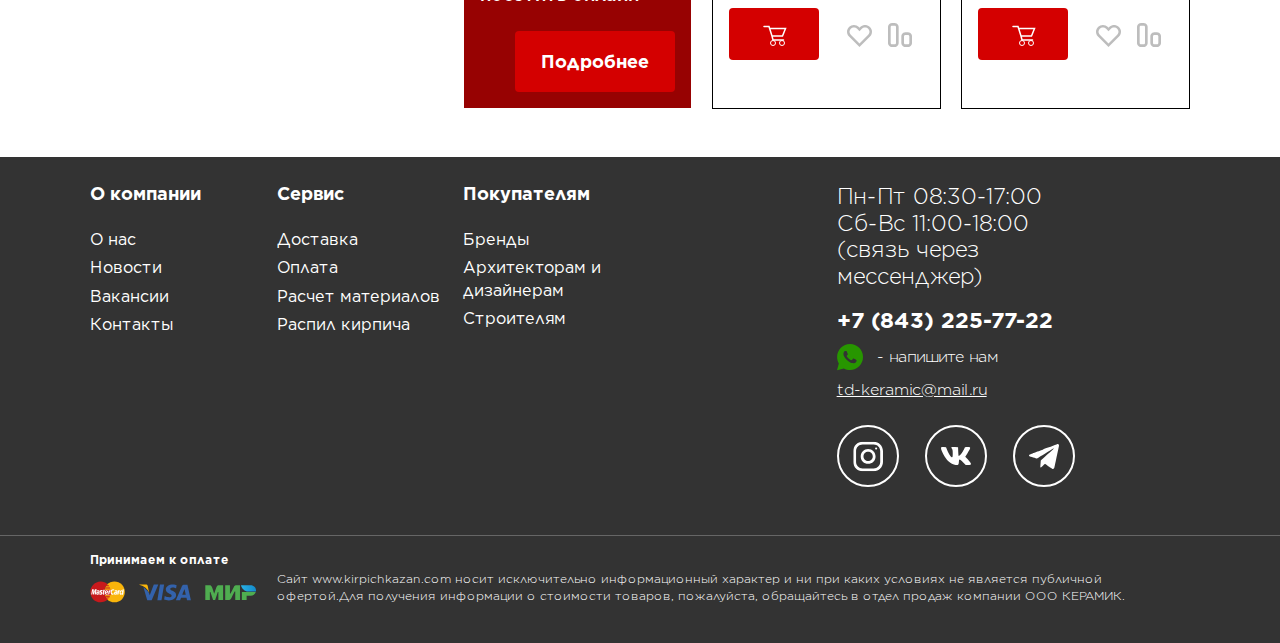
<file: catalog.html>
<!DOCTYPE html>
<html>

<head>

	<meta charset="utf-8">
	<!-- <base href="/"> -->

	<title>Кирпичи Казань</title>

	<meta name="viewport" content="width=device-width, initial-scale=1.0, minimum-scale=1.0, maximum-scale=1.0, user-scalable=no">

	<link rel="icon" href="images/favicon.png">

	<link rel="stylesheet" href="libs/bootstrap/css/bootstrap-reboot.min.css">
	<link rel="stylesheet" href="libs/bootstrap/css/bootstrap-grid.min.css">
	<link rel="stylesheet" href="libs/components-font-awesome/css/all.min.css">
	<link rel="stylesheet" href="libs/swiper/swiper-bundle.min.css">

	<link rel="stylesheet" href="css/main.css">
	<link rel="stylesheet" href="css/media.css">

	<script src="libs/jquery/jquery-3.6.0.min.js" defer></script>
	<script src="libs/swiper/swiper-bundle.min.js" defer></script>

	<script src="js/common.js" defer></script>

</head>

<body>
	<div class="app">
		<header>
			<div class="top_contacts justify-content-center d-none d-lg-flex">
				<a href="mailto:kirpichikazan@mail.ru">
					<i class="fa-solid fa-envelope"></i>
					<span>kirpichikazan@mail.ru</span>
				</a>
				<div>
					<i class="fa-solid fa-location-dot"></i>
					<span>ул. Даурская, д. 44Б, г. Казань</span>
				</div>
				<div>
					<i class="fa-solid fa-clock"></i>
					<span>kirpichikazan@mail.ru</span>
				</div>
			</div>
			<div class="main_header">
				<div class="container-fluid">
					<div class="row">
						<div class="col-12">
							<div class="d-flex align-items-end justify-content-between">
								<div class="d-flex align-items-center justify-content-xl-start justify-content-between header_widget">
									<a href="#" class="logo">
										<img src="images/logo.svg" alt="">
									</a>
									<div class="d-none d-xl-block">
										<nav>
											<ul class="d-flex align-items-center">
												<li><a href="#">Акции</a></li>
												<li><a href="#">Бренды</a></li>
												<li><a href="#">Галерея</a></li>
												<li><a href="#">Доставка</a></li>
												<li><a href="#">Оплата</a></li>
												<li><a href="#">Услуги</a></li>
												<li><a href="#">Контакты</a></li>
											</ul>
										</nav>
										<div class="d-flex align-items-center">
											<div class="toggle_catalog">
												<svg width="17" height="17" viewBox="0 0 17 17" fill="none" xmlns="http://www.w3.org/2000/svg">
													<g clip-path="url(#clip0_1_452)">
														<path d="M1.5647 1.25244H15.5647C15.8459 1.25244 16.0829 1.3488 16.2756 1.5415C16.4683 1.73421 16.5647 1.97119 16.5647 2.25244C16.5647 2.53369 16.4683 2.77067 16.2756 2.96338C16.0829 3.15609 15.8459 3.25244 15.5647 3.25244H1.5647C1.28345 3.25244 1.04647 3.15609 0.85376 2.96338C0.661051 2.77067 0.564697 2.53369 0.564697 2.25244C0.564697 1.97119 0.661051 1.73421 0.85376 1.5415C1.04647 1.3488 1.28345 1.25244 1.5647 1.25244ZM1.5647 7.25244H10.5647C10.8459 7.25244 11.0829 7.3488 11.2756 7.5415C11.4683 7.73421 11.5647 7.97119 11.5647 8.25244C11.5647 8.53369 11.4683 8.77067 11.2756 8.96338C11.0829 9.15609 10.8459 9.25244 10.5647 9.25244H1.5647C1.28345 9.25244 1.04647 9.15609 0.85376 8.96338C0.661051 8.77067 0.564697 8.53369 0.564697 8.25244C0.564697 7.97119 0.661051 7.73421 0.85376 7.5415C1.04647 7.3488 1.28345 7.25244 1.5647 7.25244ZM1.5647 13.2524H15.5647C15.8459 13.2524 16.0829 13.3488 16.2756 13.5415C16.4683 13.7342 16.5647 13.9712 16.5647 14.2524C16.5647 14.5337 16.4683 14.7707 16.2756 14.9634C16.0829 15.1561 15.8459 15.2524 15.5647 15.2524H1.5647C1.28345 15.2524 1.04647 15.1561 0.85376 14.9634C0.661051 14.7707 0.564697 14.5337 0.564697 14.2524C0.564697 13.9712 0.661051 13.7342 0.85376 13.5415C1.04647 13.3488 1.28345 13.2524 1.5647 13.2524Z" fill="white" />
													</g>
													<defs>
														<clipPath id="clip0_1_452">
															<rect width="16.09" height="16" fill="white" transform="matrix(1 0 0 -1 0.519775 16.2524)" />
														</clipPath>
													</defs>
												</svg>
												<span>Каталог</span>
											</div>
											<form role="search" method="get" action="/" class="search_form">
												<input type="search" name="s" id="main_search" placeholder="Хочу найти..">
												<button>
													<svg width="20" height="20" viewBox="0 0 20 20" fill="none" xmlns="http://www.w3.org/2000/svg">
														<g clip-path="url(#clip0_1_927)">
															<path d="M8.39819 0.805664C6.93856 0.805664 5.58407 1.17057 4.33472 1.90039C3.12248 2.61784 2.15763 3.58268 1.44019 4.79492C0.710368 6.04427 0.345459 7.39567 0.345459 8.84912C0.345459 10.3026 0.710368 11.654 1.44019 12.9033C2.15763 14.1156 3.12248 15.0804 4.33472 15.7979C5.58407 16.5277 6.93547 16.8926 8.38892 16.8926C9.84237 16.8926 11.1938 16.5277 12.4431 15.7979C13.6554 15.0804 14.6202 14.1156 15.3376 12.9033C16.0675 11.654 16.4324 10.3026 16.4324 8.84912C16.4324 7.39567 16.0675 6.04427 15.3376 4.79492C14.6202 3.58268 13.6554 2.61784 12.4431 1.90039C11.1938 1.17057 9.84546 0.805664 8.39819 0.805664ZM8.39819 2.95801C9.462 2.95801 10.4578 3.22396 11.3855 3.75586C12.2638 4.27539 12.9688 4.98047 13.5007 5.87109C14.0326 6.78646 14.2986 7.77913 14.2986 8.84912C14.2986 9.91911 14.0326 10.918 13.5007 11.8457C12.9688 12.724 12.2638 13.429 11.3855 13.9609C10.4578 14.4928 9.4589 14.7588 8.38892 14.7588C7.31893 14.7588 6.32625 14.4928 5.41089 13.9609C4.52026 13.429 3.81519 12.724 3.29565 11.8457C2.76375 10.918 2.4978 9.91911 2.4978 8.84912C2.4978 7.77913 2.76375 6.78646 3.29565 5.87109C3.81519 4.98047 4.52026 4.27539 5.41089 3.75586C6.32625 3.22396 7.32202 2.95801 8.39819 2.95801ZM13.9832 12.9219L12.4617 14.4434L17.824 19.8057L19.3455 18.2842L13.9832 12.9219Z" fill="#BDBDBD" />
														</g>
														<defs>
															<clipPath id="clip0_1_927">
																<rect width="19" height="19" fill="white" transform="matrix(1 0 0 -1 0.345459 19.8057)" />
															</clipPath>
														</defs>
													</svg>
												</button>
											</form>
										</div>
									</div>
									<div class="toggle_button d-block d-xl-none">
										<span></span>
									</div>
								</div>
								<div class="d-flex align-items-center align-items-end">
									<div class="contact_widget flex-column align-items-end d-none d-xl-flex">
										<div class="less">Звонок по РФ бесплатный</div>
										<a href="tel:+78432257722" class="x-large bold">+7 (843) 225-77-22</a>
									</div>
									<div class="justify-content-end header_shop_widget d-none d-xl-flex">
										<a href="#">
											<svg width="22" height="21" viewBox="0 0 22 21" fill="none" xmlns="http://www.w3.org/2000/svg">
												<g clip-path="url(#clip0_1_463)">
													<path d="M4.39924 0.383816C3.79326 0.383816 3.2301 0.535311 2.70975 0.838299C2.1894 1.14129 1.77773 1.55296 1.47475 2.07331C1.17176 2.59365 1.02026 3.15682 1.02026 3.76279V17.2392C1.02026 17.8452 1.17176 18.4083 1.47475 18.9287C1.77773 19.449 2.1894 19.8607 2.70975 20.1637C3.2301 20.4667 3.79326 20.6182 4.39924 20.6182H6.63213C7.23811 20.6182 7.80127 20.4667 8.32162 20.1637C8.84197 19.8607 9.25364 19.449 9.55663 18.9287C9.85962 18.4083 10.0111 17.8452 10.0111 17.2392V3.76279C10.0111 3.15682 9.85962 2.59365 9.55663 2.07331C9.25364 1.55296 8.84197 1.14129 8.32162 0.838299C7.80127 0.535311 7.23811 0.383816 6.63213 0.383816H4.39924ZM4.39924 2.63647H6.63213C6.96147 2.63647 7.23152 2.74515 7.4423 2.96251C7.65307 3.17987 7.75846 3.44663 7.75846 3.76279V17.2392C7.75846 17.5553 7.65307 17.8221 7.4423 18.0395C7.23152 18.2568 6.96147 18.3655 6.63213 18.3655H4.39924C4.08308 18.3655 3.81632 18.2568 3.59896 18.0395C3.3816 17.8221 3.27292 17.5553 3.27292 17.2392V3.76279C3.27292 3.44663 3.3816 3.17987 3.59896 2.96251C3.81632 2.74515 4.08308 2.63647 4.39924 2.63647ZM15.6427 8.24834C15.0368 8.24834 14.4736 8.39983 13.9533 8.70282C13.4329 9.00581 13.0212 9.41748 12.7182 9.93783C12.4153 10.4582 12.2638 11.0213 12.2638 11.6273V17.2392C12.2638 17.8452 12.4153 18.4083 12.7182 18.9287C13.0212 19.449 13.4329 19.8607 13.9533 20.1637C14.4736 20.4667 15.0368 20.6182 15.6427 20.6182H17.8756C18.4816 20.6182 19.0448 20.4667 19.5651 20.1637C20.0855 19.8607 20.4971 19.449 20.8001 18.9287C21.1031 18.4083 21.2546 17.8452 21.2546 17.2392V11.6273C21.2546 11.0213 21.1031 10.4582 20.8001 9.93783C20.4971 9.41748 20.0855 9.00581 19.5651 8.70282C19.0448 8.39983 18.4816 8.24834 17.8756 8.24834H15.6427ZM15.6427 10.501H17.8756C18.1918 10.501 18.4586 10.6097 18.6759 10.827C18.8933 11.0444 19.002 11.3112 19.002 11.6273V17.2392C19.002 17.5553 18.8933 17.8221 18.6759 18.0395C18.4586 18.2568 18.1918 18.3655 17.8756 18.3655H15.6427C15.3134 18.3655 15.0434 18.2568 14.8326 18.0395C14.6218 17.8221 14.5164 17.5553 14.5164 17.2392V11.6273C14.5164 11.3112 14.6218 11.0444 14.8326 10.827C15.0434 10.6097 15.3134 10.501 15.6427 10.501Z" fill="black" />
												</g>
												<defs>
													<clipPath id="clip0_1_463">
														<rect width="20.4367" height="20.2343" fill="white" transform="matrix(1 0 0 -1 0.919067 20.6182)" />
													</clipPath>
												</defs>
											</svg>
											<div class="mb-0 less">Сравнение</div>
										</a>
										<a href="#">
											<svg width="21" height="21" viewBox="0 0 21 21" fill="none" xmlns="http://www.w3.org/2000/svg">
												<g clip-path="url(#clip0_1_466)">
													<path d="M6.1115 1.39153C5.37379 1.39153 4.65584 1.53315 3.95765 1.81638C3.25946 2.0996 2.64031 2.51786 2.1002 3.07114C1.40201 3.78251 0.927769 4.6256 0.677475 5.60044C0.440353 6.53575 0.440353 7.47106 0.677475 8.40637C0.927769 9.3812 1.40201 10.2243 2.1002 10.9357L10.6168 19.6104L19.1334 10.9357C19.8316 10.2243 20.3058 9.3812 20.5561 8.40637C20.7933 7.47106 20.7933 6.53575 20.5561 5.60044C20.3058 4.6256 19.825 3.77592 19.1137 3.05138C18.4023 2.32685 17.5526 1.83284 16.5646 1.56937C15.6029 1.31908 14.6413 1.31908 13.6796 1.56937C12.6784 1.83284 11.8222 2.33343 11.1108 3.07114L10.6168 3.56515L10.1228 3.07114C9.5827 2.51786 8.96684 2.0996 8.27523 1.81638C7.58363 1.53315 6.86239 1.39153 6.1115 1.39153ZM6.1115 3.44658C6.58575 3.44658 7.04352 3.53551 7.48483 3.71335C7.92614 3.89119 8.31805 4.15795 8.66056 4.51363L10.6168 6.5094L12.5731 4.51363C13.0341 4.03939 13.5742 3.71993 14.1934 3.55527C14.8125 3.3906 15.4284 3.3906 16.041 3.55527C16.6535 3.71993 17.187 4.03609 17.6415 4.50375C18.096 4.97141 18.4023 5.50493 18.5604 6.10432C18.7184 6.70371 18.7184 7.3031 18.5604 7.90249C18.4023 8.50188 18.0993 9.03211 17.6514 9.49318L10.6168 16.6661L3.58221 9.49318C3.13431 9.03211 2.83133 8.50188 2.67325 7.90249C2.51516 7.3031 2.51516 6.70371 2.67325 6.10432C2.83133 5.50493 3.13431 4.9747 3.58221 4.51363C3.92472 4.15795 4.31663 3.89119 4.75794 3.71335C5.19924 3.53551 5.65043 3.44658 6.1115 3.44658Z" fill="black" />
												</g>
												<defs>
													<clipPath id="clip0_1_466">
														<rect width="20.4367" height="20.2343" fill="white" transform="matrix(1 0 0 -1 0.398438 20.6182)" />
													</clipPath>
												</defs>
											</svg>
											<div class="mb-0 less">Избранное</div>
										</a>
										<a href="#">
											<svg width="22" height="21" viewBox="0 0 22 21" fill="none" xmlns="http://www.w3.org/2000/svg">
												<g clip-path="url(#clip0_1_469)">
													<path d="M9.14978 13.5836C8.5965 13.5836 8.08274 13.7219 7.6085 13.9986C7.13425 14.2752 6.75881 14.6474 6.48217 15.115C6.20553 15.5827 6.06721 16.0931 6.06721 16.6464C6.06721 17.1997 6.20553 17.7102 6.48217 18.1778C6.75881 18.6455 7.13425 19.0209 7.6085 19.3042C8.08274 19.5874 8.5965 19.729 9.14978 19.729C9.70307 19.729 10.2135 19.5874 10.6812 19.3042C11.1488 19.0209 11.521 18.6455 11.7976 18.1778C12.0743 17.7102 12.2126 17.1997 12.2126 16.6464C12.2126 16.0931 12.0743 15.5827 11.7976 15.115C11.521 14.6474 11.1488 14.2752 10.6812 13.9986C10.2135 13.7219 9.70307 13.5836 9.14978 13.5836ZM9.14978 15.6189C9.4396 15.6189 9.68331 15.7177 9.88091 15.9153C10.0785 16.1129 10.1773 16.3566 10.1773 16.6464C10.1773 16.9362 10.0785 17.18 9.88091 17.3776C9.68331 17.5752 9.4396 17.674 9.14978 17.674C8.85997 17.674 8.61626 17.5752 8.41866 17.3776C8.22106 17.18 8.12226 16.9362 8.12226 16.6464C8.12226 16.3566 8.22106 16.1129 8.41866 15.9153C8.61626 15.7177 8.85997 15.6189 9.14978 15.6189ZM17.3502 13.5836C16.7969 13.5836 16.2832 13.7219 15.8089 13.9986C15.3347 14.2752 14.9593 14.6474 14.6826 15.115C14.406 15.5827 14.2677 16.0931 14.2677 16.6464C14.2677 17.1997 14.406 17.7102 14.6826 18.1778C14.9593 18.6455 15.3347 19.0209 15.8089 19.3042C16.2832 19.5874 16.7937 19.729 17.3403 19.729C17.887 19.729 18.3975 19.5874 18.8718 19.3042C19.346 19.0209 19.7214 18.6455 19.9981 18.1778C20.2747 17.7102 20.413 17.1997 20.413 16.6464C20.413 16.0931 20.2747 15.5827 19.9981 15.115C19.7214 14.6474 19.346 14.2752 18.8718 13.9986C18.3975 13.7219 17.8903 13.5836 17.3502 13.5836ZM17.3502 15.6189C17.6269 15.6189 17.864 15.7177 18.0616 15.9153C18.2592 16.1129 18.358 16.3566 18.358 16.6464C18.358 16.9362 18.2592 17.18 18.0616 17.3776C17.864 17.5752 17.6236 17.674 17.3403 17.674C17.0571 17.674 16.8167 17.5752 16.6191 17.3776C16.4215 17.18 16.3227 16.9362 16.3227 16.6464C16.3227 16.3566 16.4215 16.1129 16.6191 15.9153C16.8167 15.7177 17.0604 15.6189 17.3502 15.6189ZM7.6085 10.501L6.64025 10.7974V10.8567L7.6085 10.501ZM1.97687 1.27307C1.68705 1.27307 1.44334 1.37516 1.24574 1.57935C1.04814 1.78354 0.949341 2.02724 0.949341 2.31047C0.949341 2.5937 1.04814 2.83411 1.24574 3.03172C1.44334 3.22931 1.68705 3.32812 1.97687 3.32812V1.27307ZM8.57674 10.2046L6.24505 2.71555L4.2888 3.32812L6.64025 10.7974L8.57674 10.2046ZM4.2888 1.27307H1.97687V3.32812H4.2888V1.27307ZM7.6085 11.5286H17.1724V9.47351H7.6085V11.5286ZM19.0694 10.2639L21.0651 5.46221L19.1682 4.6718L17.1724 9.47351L19.0694 10.2639ZM19.6424 3.32812H6.06721V5.38317H19.6424V3.32812ZM6.64025 10.8567L7.94442 14.295L9.86115 13.5836L8.57674 10.1454L6.64025 10.8567ZM9.86115 15.6189H17.3502V13.5836H9.86115V15.6189ZM21.0651 5.46221C21.1969 5.13287 21.2166 4.80024 21.1244 4.46432C21.0322 4.1284 20.8511 3.85505 20.581 3.64428C20.3109 3.4335 19.9981 3.32812 19.6424 3.32812V5.38317C19.458 5.38317 19.3164 5.30742 19.2176 5.15593C19.1188 5.00443 19.1023 4.84306 19.1682 4.6718L21.0651 5.46221ZM17.1724 11.5286C17.5808 11.5286 17.9562 11.4133 18.2987 11.1828C18.6412 10.9522 18.8981 10.6459 19.0694 10.2639L17.1724 9.47351V11.5286ZM7.94442 14.295C8.08932 14.6902 8.33633 15.0096 8.68542 15.2533C9.03452 15.497 9.42642 15.6189 9.86115 15.6189V13.5836L7.94442 14.295ZM6.24505 2.71555C6.11331 2.294 5.86631 1.9482 5.50404 1.67815C5.14178 1.40809 4.73669 1.27307 4.2888 1.27307V3.32812L6.24505 2.71555Z" fill="black" />
												</g>
												<defs>
													<clipPath id="clip0_1_469">
														<rect width="20.4367" height="20.2343" fill="white" transform="matrix(1 0 0 -1 0.848145 20.6182)" />
													</clipPath>
												</defs>
											</svg>
											<div class="mb-0 less">Корзина</div>
										</a>
									</div>
								</div>
							</div>
						</div>
					</div>
				</div>
			</div>
			<div class="toggle_menu">
				<div class="container-fluid">
					<div class="row">
						<div class="col-lg-9">
							<nav>
								<div class="back_btn d-block d-xl-none mb-4"><i class="fa-solid fa-arrow-left-long"></i><span>Назад</span></div>
								<ul class="main_toggle">
									<li>
										<a href="#">
											<div>
												<svg width="27" height="27" viewBox="0 0 27 27" fill="none" xmlns="http://www.w3.org/2000/svg">
													<path d="M1 25.5V17M7 25.5H16.5M16.5 25.5H26V17M16.5 25.5V17M16.5 17H26M16.5 17H8.75M26 17V9M1 17V9M1 17H8.75M1 9V1H16.5M1 9H8.75M16.5 1H26V9M16.5 1V9H8.75M26 9H8.75M8.75 9V17" stroke="#828282" stroke-width="2" />
												</svg>
												<span>Кирпич</span>
											</div>
											<svg width="15" height="25" viewBox="0 0 15 25" fill="none" xmlns="http://www.w3.org/2000/svg">
												<path d="M2 2L12 12.5L2 23" stroke="#828282" stroke-width="3" />
											</svg>
										</a>
										<ul class="sub_toggle">
											<div class="back_toggle_btn d-block d-lg-none mb-4"><i class="fa-solid fa-arrow-left-long"></i><span>Назад</span></div>
											<li><a href="#">Облицовочный кирпич</a></li>
											<li><a href="#">Кликерный</a></li>
											<li><a href="#">Ригельный	</a></li>
											<li><a href="#">Кирпич ручной формовки</a></li>
											<li><a href="#">Аксессуары</a></li>
										</ul>
									</li>
									<li>
										<a href="#">
											<div>
												<svg width="26" height="30" viewBox="0 0 26 30" fill="none" xmlns="http://www.w3.org/2000/svg">
													<path d="M5 9.5L16 2L24.5 6.5M24.5 6.5L19.5 9.66667M24.5 6.5V19L15 25M9.5 16L1 11.5V24L9.5 28.5M9.5 16V28.5M9.5 16L14.5 12.8333M9.5 28.5L15 25M14.5 12.8333L15 25M14.5 12.8333L19.5 9.66667M20 21L19.5 9.66667" stroke="#828282" stroke-width="2" />
												</svg>
												<span>Строительные блоки, камни</span>
											</div>
											<svg width="15" height="25" viewBox="0 0 15 25" fill="none" xmlns="http://www.w3.org/2000/svg">
												<path d="M2 2L12 12.5L2 23" stroke="#828282" stroke-width="3" />
											</svg>
										</a>
									</li>
									<li>
										<a href="#">
											<div>
												<svg width="28" height="27" viewBox="0 0 28 27" fill="none" xmlns="http://www.w3.org/2000/svg">
													<path d="M13.5 1H1V9.5H9M9 9.5V17M9 9.5H17.75M9 17H1V25.5H18V17M9 17H18M18 17H26.5V9.5H17.75M17.75 9.5V1" stroke="#828282" stroke-width="2" />
												</svg>
												<span>Фасадная плитка</span>
											</div>
											<svg width="15" height="25" viewBox="0 0 15 25" fill="none" xmlns="http://www.w3.org/2000/svg">
												<path d="M2 2L12 12.5L2 23" stroke="#828282" stroke-width="3" />
											</svg>
										</a>
									</li>
									<li>
										<a href="#">
											<div>
												<svg width="30" height="30" viewBox="0 0 30 30" fill="none" xmlns="http://www.w3.org/2000/svg">
													<path d="M23.5 10.5L28.5 15.5L22 22M8.75 22L15.5 28.5L22 22M8.75 22L2 15.5L8.75 8.75M8.75 22L22 8.5L15.5 2L8.75 8.75M22 22L8.75 8.75" stroke="#828282" stroke-width="2" />
												</svg>
												<span>Плитка, ступени, уличные покрытия</span>
											</div>
											<svg width="15" height="25" viewBox="0 0 15 25" fill="none" xmlns="http://www.w3.org/2000/svg">
												<path d="M2 2L12 12.5L2 23" stroke="#828282" stroke-width="3" />
											</svg>
										</a>
									</li>
									<li>
										<a href="#">
											<div>
												<svg width="27" height="22" viewBox="0 0 27 22" fill="none" xmlns="http://www.w3.org/2000/svg">
													<path d="M18.5 8H26V15H20.5M7.5 15H15M7.5 15V8M7.5 15V21M15 15V1H7.5V8M15 15H20.5M20.5 15V21H7.5M7.5 8H1V21H7.5" stroke="#828282" stroke-width="2" />
												</svg>
												<span>Брусчатка и плитка для мощения</span>
											</div>
											<svg width="15" height="25" viewBox="0 0 15 25" fill="none" xmlns="http://www.w3.org/2000/svg">
												<path d="M2 2L12 12.5L2 23" stroke="#828282" stroke-width="3" />
											</svg>
										</a>
									</li>
									<li>
										<a href="#">
											<div>
												<svg width="29" height="26" viewBox="0 0 29 26" fill="none" xmlns="http://www.w3.org/2000/svg">
													<path d="M22.5 6.5H28V22L15.5 2L9.5 10.8889M22.5 22H2L6.3875 15.5M6.3875 15.5H19M6.3875 15.5L9.5 10.8889M9.5 10.8889L16 11" stroke="#828282" stroke-width="2" />
												</svg>
												<span>Кровля, комплектующие и
													аксессуары</span>
											</div>
											<svg width="15" height="25" viewBox="0 0 15 25" fill="none" xmlns="http://www.w3.org/2000/svg">
												<path d="M2 2L12 12.5L2 23" stroke="#828282" stroke-width="3" />
											</svg>
										</a>
									</li>
									<li>
										<a href="#">
											<div>
												<svg width="22" height="28" viewBox="0 0 22 28" fill="none" xmlns="http://www.w3.org/2000/svg">
													<path d="M8.5 23H1V1H21V23H12.5V28V19H10.5V15.75M10.5 12.5V15.75M10.5 15.75H17.5L10.5 4.5L3.5 15.75H10.5Z" stroke="#828282" stroke-width="2" />
												</svg>
												<span>Строительные смеси, клеи, затирки</span>
											</div>
											<svg width="15" height="25" viewBox="0 0 15 25" fill="none" xmlns="http://www.w3.org/2000/svg">
												<path d="M2 2L12 12.5L2 23" stroke="#828282" stroke-width="3" />
											</svg>
										</a>
									</li>
									<li>
										<a href="#">
											<div>
												<svg width="34" height="26" viewBox="0 0 34 26" fill="none" xmlns="http://www.w3.org/2000/svg">
													<path d="M27 25V16.5M27 10.5H30L17.5 2L4 10.5H7.5M27 10.5H26H20M27 10.5V16.5M7.5 10.5V16.5M7.5 10.5H20M22 25H14.75M14.75 25H7.5V16.5M14.75 25V16.5M14.75 16.5H7.5M14.75 16.5H27M20 16.5V10.5" stroke="#828282" stroke-width="2" />
												</svg>
												<span>Фасадный декор</span>
											</div>
											<svg width="15" height="25" viewBox="0 0 15 25" fill="none" xmlns="http://www.w3.org/2000/svg">
												<path d="M2 2L12 12.5L2 23" stroke="#828282" stroke-width="3" />
											</svg>
										</a>
									</li>
									<li class="special_link">
										<a href="#">
											<div>
												<svg width="24" height="25" viewBox="0 0 24 25" fill="none" xmlns="http://www.w3.org/2000/svg">
													<path d="M17.5 1L5.5 24" stroke="#828282" stroke-width="2" />
													<circle cx="5" cy="5" r="4" stroke="#828282" stroke-width="2" />
													<circle cx="19" cy="19" r="4" stroke="#828282" stroke-width="2" />
												</svg>
												<span>Распродажа со склада</span>
											</div>
											<svg width="15" height="25" viewBox="0 0 15 25" fill="none" xmlns="http://www.w3.org/2000/svg">
												<path d="M2 2L12 12.5L2 23" stroke="#828282" stroke-width="3" />
											</svg>
										</a>
									</li>
									<li>
										<a href="#">
											<div>
												<svg width="28" height="27" viewBox="0 0 28 27" fill="none" xmlns="http://www.w3.org/2000/svg">
													<circle cx="18.5" cy="9.5" r="4" stroke="#828282" stroke-width="2" />
													<path d="M6.5 19L13.5 25.5L26.5 13V1H15.5L2 14L3.5 16" stroke="#828282" stroke-width="2" />
												</svg>
												<span>Акции</span>
											</div>
											<svg width="15" height="25" viewBox="0 0 15 25" fill="none" xmlns="http://www.w3.org/2000/svg">
												<path d="M2 2L12 12.5L2 23" stroke="#828282" stroke-width="3" />
											</svg>
										</a>
									</li>
								</ul>
							</nav>
						</div>
						<div class="col-lg-3 d-lg-block d-none">
							<div class="action_toggle">
								<img src="images/i.webp" alt="">
								<div class="action_toggle_desc">
									<div>Черный и серый</div>
									<p>кликерный кирпич - хит сезона</p>
									<a href="#" class="btn white_btn">Подробнее</a>
								</div>
							</div>
						</div>
					</div>
				</div>
			</div>
		</header>
		
		<aside class="d-block d-xl-none">
			<div class="container-fluid">
				<div class="row">
					<div class="col-12">
						<div class="aside_menu">
							<div class="contact_widget flex-column align-items-start d-flex">
								<div class="less">Звонок по РФ бесплатный</div>
								<a href="tel:+78432257722" class="x-large bold">+7 (843) 225-77-22</a>
							</div>
							<div class="toggle_catalog mt-3">
								<svg width="17" height="17" viewBox="0 0 17 17" fill="none" xmlns="http://www.w3.org/2000/svg">
									<g clip-path="url(#clip0_1_452)">
										<path d="M1.5647 1.25244H15.5647C15.8459 1.25244 16.0829 1.3488 16.2756 1.5415C16.4683 1.73421 16.5647 1.97119 16.5647 2.25244C16.5647 2.53369 16.4683 2.77067 16.2756 2.96338C16.0829 3.15609 15.8459 3.25244 15.5647 3.25244H1.5647C1.28345 3.25244 1.04647 3.15609 0.85376 2.96338C0.661051 2.77067 0.564697 2.53369 0.564697 2.25244C0.564697 1.97119 0.661051 1.73421 0.85376 1.5415C1.04647 1.3488 1.28345 1.25244 1.5647 1.25244ZM1.5647 7.25244H10.5647C10.8459 7.25244 11.0829 7.3488 11.2756 7.5415C11.4683 7.73421 11.5647 7.97119 11.5647 8.25244C11.5647 8.53369 11.4683 8.77067 11.2756 8.96338C11.0829 9.15609 10.8459 9.25244 10.5647 9.25244H1.5647C1.28345 9.25244 1.04647 9.15609 0.85376 8.96338C0.661051 8.77067 0.564697 8.53369 0.564697 8.25244C0.564697 7.97119 0.661051 7.73421 0.85376 7.5415C1.04647 7.3488 1.28345 7.25244 1.5647 7.25244ZM1.5647 13.2524H15.5647C15.8459 13.2524 16.0829 13.3488 16.2756 13.5415C16.4683 13.7342 16.5647 13.9712 16.5647 14.2524C16.5647 14.5337 16.4683 14.7707 16.2756 14.9634C16.0829 15.1561 15.8459 15.2524 15.5647 15.2524H1.5647C1.28345 15.2524 1.04647 15.1561 0.85376 14.9634C0.661051 14.7707 0.564697 14.5337 0.564697 14.2524C0.564697 13.9712 0.661051 13.7342 0.85376 13.5415C1.04647 13.3488 1.28345 13.2524 1.5647 13.2524Z" fill="white" />
									</g>
									<defs>
										<clipPath id="clip0_1_452">
											<rect width="16.09" height="16" fill="white" transform="matrix(1 0 0 -1 0.519775 16.2524)" />
										</clipPath>
									</defs>
								</svg>
								<span>Каталог</span>
							</div>
							<nav class="mt-3">
								<ul class="d-flex flex-column">
									<li><a href="#">Акции</a></li>
									<li><a href="#">Бренды</a></li>
									<li><a href="#">Галерея</a></li>
									<li><a href="#">Доставка</a></li>
									<li><a href="#">Оплата</a></li>
									<li><a href="#">Услуги</a></li>
									<li><a href="#">Контакты</a></li>
								</ul>
							</nav>
							<form role="search" method="get" action="/" class="search_form mt-3">
								<input type="search" name="s" id="main_search" placeholder="Хочу найти..">
								<button>
									<svg width="20" height="20" viewBox="0 0 20 20" fill="none" xmlns="http://www.w3.org/2000/svg">
										<g clip-path="url(#clip0_1_927)">
											<path d="M8.39819 0.805664C6.93856 0.805664 5.58407 1.17057 4.33472 1.90039C3.12248 2.61784 2.15763 3.58268 1.44019 4.79492C0.710368 6.04427 0.345459 7.39567 0.345459 8.84912C0.345459 10.3026 0.710368 11.654 1.44019 12.9033C2.15763 14.1156 3.12248 15.0804 4.33472 15.7979C5.58407 16.5277 6.93547 16.8926 8.38892 16.8926C9.84237 16.8926 11.1938 16.5277 12.4431 15.7979C13.6554 15.0804 14.6202 14.1156 15.3376 12.9033C16.0675 11.654 16.4324 10.3026 16.4324 8.84912C16.4324 7.39567 16.0675 6.04427 15.3376 4.79492C14.6202 3.58268 13.6554 2.61784 12.4431 1.90039C11.1938 1.17057 9.84546 0.805664 8.39819 0.805664ZM8.39819 2.95801C9.462 2.95801 10.4578 3.22396 11.3855 3.75586C12.2638 4.27539 12.9688 4.98047 13.5007 5.87109C14.0326 6.78646 14.2986 7.77913 14.2986 8.84912C14.2986 9.91911 14.0326 10.918 13.5007 11.8457C12.9688 12.724 12.2638 13.429 11.3855 13.9609C10.4578 14.4928 9.4589 14.7588 8.38892 14.7588C7.31893 14.7588 6.32625 14.4928 5.41089 13.9609C4.52026 13.429 3.81519 12.724 3.29565 11.8457C2.76375 10.918 2.4978 9.91911 2.4978 8.84912C2.4978 7.77913 2.76375 6.78646 3.29565 5.87109C3.81519 4.98047 4.52026 4.27539 5.41089 3.75586C6.32625 3.22396 7.32202 2.95801 8.39819 2.95801ZM13.9832 12.9219L12.4617 14.4434L17.824 19.8057L19.3455 18.2842L13.9832 12.9219Z" fill="#BDBDBD"></path>
										</g>
										<defs>
											<clipPath id="clip0_1_927">
												<rect width="19" height="19" fill="white" transform="matrix(1 0 0 -1 0.345459 19.8057)"></rect>
											</clipPath>
										</defs>
									</svg>
								</button>
							</form>
							<div class="header_shop_widget d-flex justify-content-between justify-content-md-start align-items-start mt-3">
								<a href="#">
									<svg width="22" height="21" viewBox="0 0 22 21" fill="none" xmlns="http://www.w3.org/2000/svg">
										<g clip-path="url(#clip0_1_463)">
											<path d="M4.39924 0.383816C3.79326 0.383816 3.2301 0.535311 2.70975 0.838299C2.1894 1.14129 1.77773 1.55296 1.47475 2.07331C1.17176 2.59365 1.02026 3.15682 1.02026 3.76279V17.2392C1.02026 17.8452 1.17176 18.4083 1.47475 18.9287C1.77773 19.449 2.1894 19.8607 2.70975 20.1637C3.2301 20.4667 3.79326 20.6182 4.39924 20.6182H6.63213C7.23811 20.6182 7.80127 20.4667 8.32162 20.1637C8.84197 19.8607 9.25364 19.449 9.55663 18.9287C9.85962 18.4083 10.0111 17.8452 10.0111 17.2392V3.76279C10.0111 3.15682 9.85962 2.59365 9.55663 2.07331C9.25364 1.55296 8.84197 1.14129 8.32162 0.838299C7.80127 0.535311 7.23811 0.383816 6.63213 0.383816H4.39924ZM4.39924 2.63647H6.63213C6.96147 2.63647 7.23152 2.74515 7.4423 2.96251C7.65307 3.17987 7.75846 3.44663 7.75846 3.76279V17.2392C7.75846 17.5553 7.65307 17.8221 7.4423 18.0395C7.23152 18.2568 6.96147 18.3655 6.63213 18.3655H4.39924C4.08308 18.3655 3.81632 18.2568 3.59896 18.0395C3.3816 17.8221 3.27292 17.5553 3.27292 17.2392V3.76279C3.27292 3.44663 3.3816 3.17987 3.59896 2.96251C3.81632 2.74515 4.08308 2.63647 4.39924 2.63647ZM15.6427 8.24834C15.0368 8.24834 14.4736 8.39983 13.9533 8.70282C13.4329 9.00581 13.0212 9.41748 12.7182 9.93783C12.4153 10.4582 12.2638 11.0213 12.2638 11.6273V17.2392C12.2638 17.8452 12.4153 18.4083 12.7182 18.9287C13.0212 19.449 13.4329 19.8607 13.9533 20.1637C14.4736 20.4667 15.0368 20.6182 15.6427 20.6182H17.8756C18.4816 20.6182 19.0448 20.4667 19.5651 20.1637C20.0855 19.8607 20.4971 19.449 20.8001 18.9287C21.1031 18.4083 21.2546 17.8452 21.2546 17.2392V11.6273C21.2546 11.0213 21.1031 10.4582 20.8001 9.93783C20.4971 9.41748 20.0855 9.00581 19.5651 8.70282C19.0448 8.39983 18.4816 8.24834 17.8756 8.24834H15.6427ZM15.6427 10.501H17.8756C18.1918 10.501 18.4586 10.6097 18.6759 10.827C18.8933 11.0444 19.002 11.3112 19.002 11.6273V17.2392C19.002 17.5553 18.8933 17.8221 18.6759 18.0395C18.4586 18.2568 18.1918 18.3655 17.8756 18.3655H15.6427C15.3134 18.3655 15.0434 18.2568 14.8326 18.0395C14.6218 17.8221 14.5164 17.5553 14.5164 17.2392V11.6273C14.5164 11.3112 14.6218 11.0444 14.8326 10.827C15.0434 10.6097 15.3134 10.501 15.6427 10.501Z" fill="black" />
										</g>
										<defs>
											<clipPath id="clip0_1_463">
												<rect width="20.4367" height="20.2343" fill="white" transform="matrix(1 0 0 -1 0.919067 20.6182)" />
											</clipPath>
										</defs>
									</svg>
									<div class="mb-0 less">Сравнение</div>
								</a>
								<a href="#">
									<svg width="21" height="21" viewBox="0 0 21 21" fill="none" xmlns="http://www.w3.org/2000/svg">
										<g clip-path="url(#clip0_1_466)">
											<path d="M6.1115 1.39153C5.37379 1.39153 4.65584 1.53315 3.95765 1.81638C3.25946 2.0996 2.64031 2.51786 2.1002 3.07114C1.40201 3.78251 0.927769 4.6256 0.677475 5.60044C0.440353 6.53575 0.440353 7.47106 0.677475 8.40637C0.927769 9.3812 1.40201 10.2243 2.1002 10.9357L10.6168 19.6104L19.1334 10.9357C19.8316 10.2243 20.3058 9.3812 20.5561 8.40637C20.7933 7.47106 20.7933 6.53575 20.5561 5.60044C20.3058 4.6256 19.825 3.77592 19.1137 3.05138C18.4023 2.32685 17.5526 1.83284 16.5646 1.56937C15.6029 1.31908 14.6413 1.31908 13.6796 1.56937C12.6784 1.83284 11.8222 2.33343 11.1108 3.07114L10.6168 3.56515L10.1228 3.07114C9.5827 2.51786 8.96684 2.0996 8.27523 1.81638C7.58363 1.53315 6.86239 1.39153 6.1115 1.39153ZM6.1115 3.44658C6.58575 3.44658 7.04352 3.53551 7.48483 3.71335C7.92614 3.89119 8.31805 4.15795 8.66056 4.51363L10.6168 6.5094L12.5731 4.51363C13.0341 4.03939 13.5742 3.71993 14.1934 3.55527C14.8125 3.3906 15.4284 3.3906 16.041 3.55527C16.6535 3.71993 17.187 4.03609 17.6415 4.50375C18.096 4.97141 18.4023 5.50493 18.5604 6.10432C18.7184 6.70371 18.7184 7.3031 18.5604 7.90249C18.4023 8.50188 18.0993 9.03211 17.6514 9.49318L10.6168 16.6661L3.58221 9.49318C3.13431 9.03211 2.83133 8.50188 2.67325 7.90249C2.51516 7.3031 2.51516 6.70371 2.67325 6.10432C2.83133 5.50493 3.13431 4.9747 3.58221 4.51363C3.92472 4.15795 4.31663 3.89119 4.75794 3.71335C5.19924 3.53551 5.65043 3.44658 6.1115 3.44658Z" fill="black" />
										</g>
										<defs>
											<clipPath id="clip0_1_466">
												<rect width="20.4367" height="20.2343" fill="white" transform="matrix(1 0 0 -1 0.398438 20.6182)" />
											</clipPath>
										</defs>
									</svg>
									<div class="mb-0 less">Избранное</div>
								</a>
								<a href="#">
									<svg width="22" height="21" viewBox="0 0 22 21" fill="none" xmlns="http://www.w3.org/2000/svg">
										<g clip-path="url(#clip0_1_469)">
											<path d="M9.14978 13.5836C8.5965 13.5836 8.08274 13.7219 7.6085 13.9986C7.13425 14.2752 6.75881 14.6474 6.48217 15.115C6.20553 15.5827 6.06721 16.0931 6.06721 16.6464C6.06721 17.1997 6.20553 17.7102 6.48217 18.1778C6.75881 18.6455 7.13425 19.0209 7.6085 19.3042C8.08274 19.5874 8.5965 19.729 9.14978 19.729C9.70307 19.729 10.2135 19.5874 10.6812 19.3042C11.1488 19.0209 11.521 18.6455 11.7976 18.1778C12.0743 17.7102 12.2126 17.1997 12.2126 16.6464C12.2126 16.0931 12.0743 15.5827 11.7976 15.115C11.521 14.6474 11.1488 14.2752 10.6812 13.9986C10.2135 13.7219 9.70307 13.5836 9.14978 13.5836ZM9.14978 15.6189C9.4396 15.6189 9.68331 15.7177 9.88091 15.9153C10.0785 16.1129 10.1773 16.3566 10.1773 16.6464C10.1773 16.9362 10.0785 17.18 9.88091 17.3776C9.68331 17.5752 9.4396 17.674 9.14978 17.674C8.85997 17.674 8.61626 17.5752 8.41866 17.3776C8.22106 17.18 8.12226 16.9362 8.12226 16.6464C8.12226 16.3566 8.22106 16.1129 8.41866 15.9153C8.61626 15.7177 8.85997 15.6189 9.14978 15.6189ZM17.3502 13.5836C16.7969 13.5836 16.2832 13.7219 15.8089 13.9986C15.3347 14.2752 14.9593 14.6474 14.6826 15.115C14.406 15.5827 14.2677 16.0931 14.2677 16.6464C14.2677 17.1997 14.406 17.7102 14.6826 18.1778C14.9593 18.6455 15.3347 19.0209 15.8089 19.3042C16.2832 19.5874 16.7937 19.729 17.3403 19.729C17.887 19.729 18.3975 19.5874 18.8718 19.3042C19.346 19.0209 19.7214 18.6455 19.9981 18.1778C20.2747 17.7102 20.413 17.1997 20.413 16.6464C20.413 16.0931 20.2747 15.5827 19.9981 15.115C19.7214 14.6474 19.346 14.2752 18.8718 13.9986C18.3975 13.7219 17.8903 13.5836 17.3502 13.5836ZM17.3502 15.6189C17.6269 15.6189 17.864 15.7177 18.0616 15.9153C18.2592 16.1129 18.358 16.3566 18.358 16.6464C18.358 16.9362 18.2592 17.18 18.0616 17.3776C17.864 17.5752 17.6236 17.674 17.3403 17.674C17.0571 17.674 16.8167 17.5752 16.6191 17.3776C16.4215 17.18 16.3227 16.9362 16.3227 16.6464C16.3227 16.3566 16.4215 16.1129 16.6191 15.9153C16.8167 15.7177 17.0604 15.6189 17.3502 15.6189ZM7.6085 10.501L6.64025 10.7974V10.8567L7.6085 10.501ZM1.97687 1.27307C1.68705 1.27307 1.44334 1.37516 1.24574 1.57935C1.04814 1.78354 0.949341 2.02724 0.949341 2.31047C0.949341 2.5937 1.04814 2.83411 1.24574 3.03172C1.44334 3.22931 1.68705 3.32812 1.97687 3.32812V1.27307ZM8.57674 10.2046L6.24505 2.71555L4.2888 3.32812L6.64025 10.7974L8.57674 10.2046ZM4.2888 1.27307H1.97687V3.32812H4.2888V1.27307ZM7.6085 11.5286H17.1724V9.47351H7.6085V11.5286ZM19.0694 10.2639L21.0651 5.46221L19.1682 4.6718L17.1724 9.47351L19.0694 10.2639ZM19.6424 3.32812H6.06721V5.38317H19.6424V3.32812ZM6.64025 10.8567L7.94442 14.295L9.86115 13.5836L8.57674 10.1454L6.64025 10.8567ZM9.86115 15.6189H17.3502V13.5836H9.86115V15.6189ZM21.0651 5.46221C21.1969 5.13287 21.2166 4.80024 21.1244 4.46432C21.0322 4.1284 20.8511 3.85505 20.581 3.64428C20.3109 3.4335 19.9981 3.32812 19.6424 3.32812V5.38317C19.458 5.38317 19.3164 5.30742 19.2176 5.15593C19.1188 5.00443 19.1023 4.84306 19.1682 4.6718L21.0651 5.46221ZM17.1724 11.5286C17.5808 11.5286 17.9562 11.4133 18.2987 11.1828C18.6412 10.9522 18.8981 10.6459 19.0694 10.2639L17.1724 9.47351V11.5286ZM7.94442 14.295C8.08932 14.6902 8.33633 15.0096 8.68542 15.2533C9.03452 15.497 9.42642 15.6189 9.86115 15.6189V13.5836L7.94442 14.295ZM6.24505 2.71555C6.11331 2.294 5.86631 1.9482 5.50404 1.67815C5.14178 1.40809 4.73669 1.27307 4.2888 1.27307V3.32812L6.24505 2.71555Z" fill="black" />
										</g>
										<defs>
											<clipPath id="clip0_1_469">
												<rect width="20.4367" height="20.2343" fill="white" transform="matrix(1 0 0 -1 0.848145 20.6182)" />
											</clipPath>
										</defs>
									</svg>
									<div class="mb-0 less">Корзина</div>
								</a>
							</div>
							<div class="top_contacts flex-column d-flex d-lg-none mt-3">
								<a href="mailto:kirpichikazan@mail.ru">
									<i class="fa-solid fa-envelope"></i>
									<span>kirpichikazan@mail.ru</span>
								</a>
								<div>
									<i class="fa-solid fa-location-dot"></i>
									<span>ул. Даурская, д. 44Б, г. Казань</span>
								</div>
								<div>
									<i class="fa-solid fa-clock"></i>
									<span>kirpichikazan@mail.ru</span>
								</div>
							</div>
						</div>
					</div>
				</div>
			</div>
		</aside>
		<main class="pb-5">
			<div class="page_content">
				<div class="container-fluid">
					<div class="row">
						<div class="col-lg-4 sticky">
							<p class="breadcrumbs mb-1">
								<a href="">Главная</a> / 
								<a href="#">Каталог</a> /
								<a href="#">Кирпич</a> /
								<a href="#">Облицовочный кирпич</a>
							</p>
							<h1 class="two">Облицовочный кирпич</h1>
							<div class="row">
								<div class="col-lg-10">
									<!-- -->
									<div class="filter_catalog d-block d-lg-none  mb-3 mb-lg-0">
										<svg width="17" height="17" viewBox="0 0 61 61" fill="none" xmlns="http://www.w3.org/2000/svg">
											<path fill-rule="evenodd" clip-rule="evenodd" d="M38.4854 26.4711C40.3699 26.4708 42.204 25.8624 43.7151 24.7364C45.2262 23.6104 46.3337 22.0268 46.8729 20.2211H53.4854C54.1484 20.2211 54.7843 19.9577 55.2531 19.4889C55.722 19.02 55.9854 18.3842 55.9854 17.7211C55.9854 17.0581 55.722 16.4222 55.2531 15.9534C54.7843 15.4845 54.1484 15.2211 53.4854 15.2211H46.8729C46.3328 13.4163 45.2249 11.8339 43.7139 10.7088C42.2029 9.58373 40.3692 8.97607 38.4854 8.97607C36.6015 8.97607 34.7678 9.58373 33.2568 10.7088C31.7458 11.8339 30.6379 13.4163 30.0979 15.2211H8.48535C7.82231 15.2211 7.18643 15.4845 6.71758 15.9534C6.24874 16.4222 5.98535 17.0581 5.98535 17.7211C5.98535 18.3842 6.24874 19.02 6.71758 19.4889C7.18643 19.9577 7.82231 20.2211 8.48535 20.2211H30.0979C30.6371 22.0268 31.7445 23.6104 33.2556 24.7364C34.7667 25.8624 36.6008 26.4708 38.4854 26.4711ZM8.48535 40.2211C7.82231 40.2211 7.18643 40.4845 6.71758 40.9534C6.24874 41.4222 5.98535 42.0581 5.98535 42.7211C5.98535 43.3842 6.24874 44.02 6.71758 44.4889C7.18643 44.9577 7.82231 45.2211 8.48535 45.2211H13.8479C14.3879 47.0259 15.4958 48.6084 17.0068 49.7334C18.5178 50.8585 20.3515 51.4662 22.2354 51.4662C24.1192 51.4662 25.9529 50.8585 27.4639 49.7334C28.9749 48.6084 30.0828 47.0259 30.6229 45.2211H53.4854C54.1484 45.2211 54.7843 44.9577 55.2531 44.4889C55.722 44.02 55.9854 43.3842 55.9854 42.7211C55.9854 42.0581 55.722 41.4222 55.2531 40.9534C54.7843 40.4845 54.1484 40.2211 53.4854 40.2211H30.6229C30.0828 38.4163 28.9749 36.8339 27.4639 35.7088C25.9529 34.5837 24.1192 33.9761 22.2354 33.9761C20.3515 33.9761 18.5178 34.5837 17.0068 35.7088C15.4958 36.8339 14.3879 38.4163 13.8479 40.2211H8.48535Z" fill="#fff" />
										</svg>
										<span>Фильтры</span>
									</div>
									<div class="sidebar">
										<div class="sidebar_widget">
											<ul>
												<li class="current"><a href="#">Облицовочный кирпич</a></li>
												<li><a href="">Кликерный</a></li>
												<li><a href="">Ригельный</a></li>
												<li><a href="">Кирпич ручной формовки</a></li>
												<li><a href="">Аксессуары</a></li>
											</ul>
										</div>
										<div class="sidebar_widget">
											<div class="sidebar_widget_title">Акция</div>
											<label class="checkbox">
												<input type="checkbox" checked="" name="policy_check" id="policy_check">
												<span>Распродажа склада</span>
												<span class="checkmark"></span>
											</label>
										</div>
										<div class="sidebar_widget">
											<div class="sidebar_widget_title">Бренд</div>
											<label class="checkbox">
												<input type="checkbox" checked="" name="plinfa" id="plinfa">
												<span>Plinfa</span>
												<span class="checkmark"></span>
											</label>
										</div>
										<div class="sidebar_widget">
											<div class="sidebar_widget_title">Размер</div>
											<label class="checkbox">
												<input type="checkbox" checked="" name="size" id="size">
												<span>250х120х65 мм</span>
												<span class="checkmark"></span>
											</label>
										</div>
										<div class="sidebar_widget">
											<div class="sidebar_widget_title">Страна</div>
											<label class="checkbox">
												<input type="checkbox" checked="" name="strana" id="strana">
												<span>Россия</span>
												<span class="checkmark"></span>
											</label>
										</div>
										<div class="sidebar_widget">
											<div class="sidebar_widget_title">Цвет</div>
											<label class="checkbox">
												<input type="checkbox" checked="" name="cvet" id="cvet">
												<span>Белый</span>
												<span class="checkmark"></span>
											</label>
										</div>
									</div>
								</div>
							</div>
						</div>
						<div class="col-lg-8">
							<div class="row gy-4">
								<div class="col-lg-4 col-sm-6">
									<div class="catalog_item">
										<a href="#">
											<img src="images/catalog_pic.jpg" alt="" loading="lazy">
										</a>
										<div class="catalog_item_desc">
											<a href="#">
												<div class="s-large bold mb-1">77 ₽/шт</div>
												<div class="s-large light medium mb-1">3000 ₽/м²</div>
												<div class="large medium mb-3">Тандем (Донские зори) Федино</div>
												<div class="stock in-stock">
													<svg width="23" height="20" viewBox="0 0 23 20" fill="none" xmlns="http://www.w3.org/2000/svg">
														<path d="M2 11.5L8.5 17.5L21.5 2" stroke="#229552" stroke-width="3" stroke-linecap="round" />
													</svg>
													<span>В наличии</span>
												</div>
											</a>
											<div class="d-flex align-items-center mt-4">
												<button class="btn btn_cart">
													<svg width="24" height="21" viewBox="0 0 24 21" fill="none" xmlns="http://www.w3.org/2000/svg">
														<path d="M1 1.5H6L6.63158 3.5M9 11H19.5L22.5 3.5H6.63158M9 11L6.63158 3.5M9 11L10 15H20.5" stroke="white" stroke-width="1.5" stroke-linecap="round" />
														<circle cx="10" cy="18" r="2.5" stroke="white" />
														<circle cx="19" cy="18" r="2.5" stroke="white" />
													</svg>
												</button>
												<div class="d-flex align-items-center desc_btns">
													<a href="#">
														<svg width="25" height="22" viewBox="0 0 25 22" fill="none" xmlns="http://www.w3.org/2000/svg">
															<path d="M6.93359 0.0119228C6.02214 0.0119228 5.13509 0.182837 4.27246 0.52466C3.40983 0.866486 2.64486 1.37127 1.97754 2.03902C1.11491 2.89756 0.528971 3.91508 0.219727 5.0916C-0.0732422 6.22042 -0.0732422 7.34923 0.219727 8.47805C0.528971 9.65456 1.11491 10.6721 1.97754 11.5306L12.5 22L23.0225 11.5306C23.8851 10.6721 24.471 9.65456 24.7803 8.47805C25.0732 7.34923 25.0732 6.22042 24.7803 5.0916C24.471 3.91508 23.877 2.88961 22.998 2.01517C22.1191 1.14074 21.0693 0.544535 19.8486 0.226557C18.6605 -0.0755196 17.4723 -0.0755196 16.2842 0.226557C15.0472 0.544535 13.9893 1.14869 13.1104 2.03902L12.5 2.63523L11.8896 2.03902C11.2223 1.37127 10.4614 0.866486 9.60693 0.52466C8.75244 0.182837 7.86133 0.0119228 6.93359 0.0119228ZM6.93359 2.49214C7.51953 2.49214 8.08512 2.59946 8.63037 2.81409C9.17562 3.02872 9.65983 3.35068 10.083 3.77995L12.5 6.18862L14.917 3.77995C15.4867 3.20759 16.154 2.82204 16.9189 2.62331C17.6839 2.42457 18.4448 2.42457 19.2017 2.62331C19.9585 2.82204 20.6177 3.20361 21.1792 3.76802C21.7407 4.33243 22.1191 4.97633 22.3145 5.69973C22.5098 6.42313 22.5098 7.14652 22.3145 7.86992C22.1191 8.59332 21.7448 9.23324 21.1914 9.7897L12.5 18.4466L3.80859 9.7897C3.25521 9.23324 2.88086 8.59332 2.68555 7.86992C2.49023 7.14652 2.49023 6.42313 2.68555 5.69973C2.88086 4.97633 3.25521 4.3364 3.80859 3.77995C4.23177 3.35068 4.71598 3.02872 5.26123 2.81409C5.80648 2.59946 6.36393 2.49214 6.93359 2.49214Z" fill="#BDBDBD" />
														</svg>
													</a>
													<a href="#">
														<svg width="24" height="24" viewBox="0 0 24 24" fill="none" xmlns="http://www.w3.org/2000/svg">
															<path d="M4.00781 0C3.28906 0 2.62109 0.179688 2.00391 0.539062C1.38672 0.898438 0.898438 1.38672 0.539062 2.00391C0.179688 2.62109 0 3.28906 0 4.00781V19.9922C0 20.7109 0.179688 21.3789 0.539062 21.9961C0.898438 22.6133 1.38672 23.1016 2.00391 23.4609C2.62109 23.8203 3.28906 24 4.00781 24H6.65625C7.375 24 8.04297 23.8203 8.66016 23.4609C9.27734 23.1016 9.76562 22.6133 10.125 21.9961C10.4844 21.3789 10.6641 20.7109 10.6641 19.9922V4.00781C10.6641 3.28906 10.4844 2.62109 10.125 2.00391C9.76562 1.38672 9.27734 0.898438 8.66016 0.539062C8.04297 0.179688 7.375 0 6.65625 0H4.00781ZM4.00781 2.67188H6.65625C7.04688 2.67188 7.36719 2.80078 7.61719 3.05859C7.86719 3.31641 7.99219 3.63281 7.99219 4.00781V19.9922C7.99219 20.3672 7.86719 20.6836 7.61719 20.9414C7.36719 21.1992 7.04688 21.3281 6.65625 21.3281H4.00781C3.63281 21.3281 3.31641 21.1992 3.05859 20.9414C2.80078 20.6836 2.67188 20.3672 2.67188 19.9922V4.00781C2.67188 3.63281 2.80078 3.31641 3.05859 3.05859C3.31641 2.80078 3.63281 2.67188 4.00781 2.67188ZM17.3438 9.32812C16.625 9.32812 15.957 9.50781 15.3398 9.86719C14.7227 10.2266 14.2344 10.7148 13.875 11.332C13.5156 11.9492 13.3359 12.6172 13.3359 13.3359V19.9922C13.3359 20.7109 13.5156 21.3789 13.875 21.9961C14.2344 22.6133 14.7227 23.1016 15.3398 23.4609C15.957 23.8203 16.625 24 17.3438 24H19.9922C20.7109 24 21.3789 23.8203 21.9961 23.4609C22.6133 23.1016 23.1016 22.6133 23.4609 21.9961C23.8203 21.3789 24 20.7109 24 19.9922V13.3359C24 12.6172 23.8203 11.9492 23.4609 11.332C23.1016 10.7148 22.6133 10.2266 21.9961 9.86719C21.3789 9.50781 20.7109 9.32812 19.9922 9.32812H17.3438ZM17.3438 12H19.9922C20.3672 12 20.6836 12.1289 20.9414 12.3867C21.1992 12.6445 21.3281 12.9609 21.3281 13.3359V19.9922C21.3281 20.3672 21.1992 20.6836 20.9414 20.9414C20.6836 21.1992 20.3672 21.3281 19.9922 21.3281H17.3438C16.9531 21.3281 16.6328 21.1992 16.3828 20.9414C16.1328 20.6836 16.0078 20.3672 16.0078 19.9922V13.3359C16.0078 12.9609 16.1328 12.6445 16.3828 12.3867C16.6328 12.1289 16.9531 12 17.3438 12Z" fill="#BDBDBD" />
														</svg>
													</a>
												</div>
											</div>
										</div>
									</div>
								</div>
								<div class="col-lg-4 col-sm-6">
									<div class="catalog_item">
										<a href="#">
											<img src="images/catalog_pic.jpg" alt="" loading="lazy">
										</a>
										<div class="catalog_item_desc">
											<a href="#">
												<div class="s-large bold mb-1">77 ₽/шт</div>
												<div class="s-large light medium mb-1">3000 ₽/м²</div>
												<div class="large medium mb-3">Тандем (Донские зори) Федино</div>
												<div class="stock in-stock">
													<svg width="23" height="20" viewBox="0 0 23 20" fill="none" xmlns="http://www.w3.org/2000/svg">
														<path d="M2 11.5L8.5 17.5L21.5 2" stroke="#229552" stroke-width="3" stroke-linecap="round" />
													</svg>
													<span>В наличии</span>
												</div>
											</a>
											<div class="d-flex align-items-center mt-4">
												<button class="btn btn_cart">
													<svg width="24" height="21" viewBox="0 0 24 21" fill="none" xmlns="http://www.w3.org/2000/svg">
														<path d="M1 1.5H6L6.63158 3.5M9 11H19.5L22.5 3.5H6.63158M9 11L6.63158 3.5M9 11L10 15H20.5" stroke="white" stroke-width="1.5" stroke-linecap="round" />
														<circle cx="10" cy="18" r="2.5" stroke="white" />
														<circle cx="19" cy="18" r="2.5" stroke="white" />
													</svg>
												</button>
												<div class="d-flex align-items-center desc_btns">
													<a href="#">
														<svg width="25" height="22" viewBox="0 0 25 22" fill="none" xmlns="http://www.w3.org/2000/svg">
															<path d="M6.93359 0.0119228C6.02214 0.0119228 5.13509 0.182837 4.27246 0.52466C3.40983 0.866486 2.64486 1.37127 1.97754 2.03902C1.11491 2.89756 0.528971 3.91508 0.219727 5.0916C-0.0732422 6.22042 -0.0732422 7.34923 0.219727 8.47805C0.528971 9.65456 1.11491 10.6721 1.97754 11.5306L12.5 22L23.0225 11.5306C23.8851 10.6721 24.471 9.65456 24.7803 8.47805C25.0732 7.34923 25.0732 6.22042 24.7803 5.0916C24.471 3.91508 23.877 2.88961 22.998 2.01517C22.1191 1.14074 21.0693 0.544535 19.8486 0.226557C18.6605 -0.0755196 17.4723 -0.0755196 16.2842 0.226557C15.0472 0.544535 13.9893 1.14869 13.1104 2.03902L12.5 2.63523L11.8896 2.03902C11.2223 1.37127 10.4614 0.866486 9.60693 0.52466C8.75244 0.182837 7.86133 0.0119228 6.93359 0.0119228ZM6.93359 2.49214C7.51953 2.49214 8.08512 2.59946 8.63037 2.81409C9.17562 3.02872 9.65983 3.35068 10.083 3.77995L12.5 6.18862L14.917 3.77995C15.4867 3.20759 16.154 2.82204 16.9189 2.62331C17.6839 2.42457 18.4448 2.42457 19.2017 2.62331C19.9585 2.82204 20.6177 3.20361 21.1792 3.76802C21.7407 4.33243 22.1191 4.97633 22.3145 5.69973C22.5098 6.42313 22.5098 7.14652 22.3145 7.86992C22.1191 8.59332 21.7448 9.23324 21.1914 9.7897L12.5 18.4466L3.80859 9.7897C3.25521 9.23324 2.88086 8.59332 2.68555 7.86992C2.49023 7.14652 2.49023 6.42313 2.68555 5.69973C2.88086 4.97633 3.25521 4.3364 3.80859 3.77995C4.23177 3.35068 4.71598 3.02872 5.26123 2.81409C5.80648 2.59946 6.36393 2.49214 6.93359 2.49214Z" fill="#BDBDBD" />
														</svg>
													</a>
													<a href="#">
														<svg width="24" height="24" viewBox="0 0 24 24" fill="none" xmlns="http://www.w3.org/2000/svg">
															<path d="M4.00781 0C3.28906 0 2.62109 0.179688 2.00391 0.539062C1.38672 0.898438 0.898438 1.38672 0.539062 2.00391C0.179688 2.62109 0 3.28906 0 4.00781V19.9922C0 20.7109 0.179688 21.3789 0.539062 21.9961C0.898438 22.6133 1.38672 23.1016 2.00391 23.4609C2.62109 23.8203 3.28906 24 4.00781 24H6.65625C7.375 24 8.04297 23.8203 8.66016 23.4609C9.27734 23.1016 9.76562 22.6133 10.125 21.9961C10.4844 21.3789 10.6641 20.7109 10.6641 19.9922V4.00781C10.6641 3.28906 10.4844 2.62109 10.125 2.00391C9.76562 1.38672 9.27734 0.898438 8.66016 0.539062C8.04297 0.179688 7.375 0 6.65625 0H4.00781ZM4.00781 2.67188H6.65625C7.04688 2.67188 7.36719 2.80078 7.61719 3.05859C7.86719 3.31641 7.99219 3.63281 7.99219 4.00781V19.9922C7.99219 20.3672 7.86719 20.6836 7.61719 20.9414C7.36719 21.1992 7.04688 21.3281 6.65625 21.3281H4.00781C3.63281 21.3281 3.31641 21.1992 3.05859 20.9414C2.80078 20.6836 2.67188 20.3672 2.67188 19.9922V4.00781C2.67188 3.63281 2.80078 3.31641 3.05859 3.05859C3.31641 2.80078 3.63281 2.67188 4.00781 2.67188ZM17.3438 9.32812C16.625 9.32812 15.957 9.50781 15.3398 9.86719C14.7227 10.2266 14.2344 10.7148 13.875 11.332C13.5156 11.9492 13.3359 12.6172 13.3359 13.3359V19.9922C13.3359 20.7109 13.5156 21.3789 13.875 21.9961C14.2344 22.6133 14.7227 23.1016 15.3398 23.4609C15.957 23.8203 16.625 24 17.3438 24H19.9922C20.7109 24 21.3789 23.8203 21.9961 23.4609C22.6133 23.1016 23.1016 22.6133 23.4609 21.9961C23.8203 21.3789 24 20.7109 24 19.9922V13.3359C24 12.6172 23.8203 11.9492 23.4609 11.332C23.1016 10.7148 22.6133 10.2266 21.9961 9.86719C21.3789 9.50781 20.7109 9.32812 19.9922 9.32812H17.3438ZM17.3438 12H19.9922C20.3672 12 20.6836 12.1289 20.9414 12.3867C21.1992 12.6445 21.3281 12.9609 21.3281 13.3359V19.9922C21.3281 20.3672 21.1992 20.6836 20.9414 20.9414C20.6836 21.1992 20.3672 21.3281 19.9922 21.3281H17.3438C16.9531 21.3281 16.6328 21.1992 16.3828 20.9414C16.1328 20.6836 16.0078 20.3672 16.0078 19.9922V13.3359C16.0078 12.9609 16.1328 12.6445 16.3828 12.3867C16.6328 12.1289 16.9531 12 17.3438 12Z" fill="#BDBDBD" />
														</svg>
													</a>
												</div>
											</div>
										</div>
									</div>
								</div>
								<div class="col-lg-4 col-sm-6">
									<div class="catalog_item catalog_item_promo">
										<img src="images/promo.jpg" loading="lazy" alt="">
										<div class="catalog_item_desc d-flex flex-column align-items-end">
											<div class="white x-large medium mb-4">Теперь наш шоу-рум можно
												посетить онлайн</div>
											<a href="#" class="btn white">Подробнее</a>	
										</div>
									</div>
								</div>
								<div class="col-lg-4 col-sm-6">
									<div class="catalog_item">
										<a href="#">
											<img src="images/catalog_pic.jpg" alt="" loading="lazy">
										</a>
										<div class="catalog_item_desc">
											<a href="#">
												<div class="s-large bold mb-1">77 ₽/шт</div>
												<div class="s-large light medium mb-1">3000 ₽/м²</div>
												<div class="large medium mb-3">Тандем (Донские зори) Федино</div>
												<div class="stock in-stock">
													<svg width="23" height="20" viewBox="0 0 23 20" fill="none" xmlns="http://www.w3.org/2000/svg">
														<path d="M2 11.5L8.5 17.5L21.5 2" stroke="#229552" stroke-width="3" stroke-linecap="round" />
													</svg>
													<span>В наличии</span>
												</div>
											</a>
											<div class="d-flex align-items-center mt-4">
												<button class="btn btn_cart">
													<svg width="24" height="21" viewBox="0 0 24 21" fill="none" xmlns="http://www.w3.org/2000/svg">
														<path d="M1 1.5H6L6.63158 3.5M9 11H19.5L22.5 3.5H6.63158M9 11L6.63158 3.5M9 11L10 15H20.5" stroke="white" stroke-width="1.5" stroke-linecap="round" />
														<circle cx="10" cy="18" r="2.5" stroke="white" />
														<circle cx="19" cy="18" r="2.5" stroke="white" />
													</svg>
												</button>
												<div class="d-flex align-items-center desc_btns">
													<a href="#">
														<svg width="25" height="22" viewBox="0 0 25 22" fill="none" xmlns="http://www.w3.org/2000/svg">
															<path d="M6.93359 0.0119228C6.02214 0.0119228 5.13509 0.182837 4.27246 0.52466C3.40983 0.866486 2.64486 1.37127 1.97754 2.03902C1.11491 2.89756 0.528971 3.91508 0.219727 5.0916C-0.0732422 6.22042 -0.0732422 7.34923 0.219727 8.47805C0.528971 9.65456 1.11491 10.6721 1.97754 11.5306L12.5 22L23.0225 11.5306C23.8851 10.6721 24.471 9.65456 24.7803 8.47805C25.0732 7.34923 25.0732 6.22042 24.7803 5.0916C24.471 3.91508 23.877 2.88961 22.998 2.01517C22.1191 1.14074 21.0693 0.544535 19.8486 0.226557C18.6605 -0.0755196 17.4723 -0.0755196 16.2842 0.226557C15.0472 0.544535 13.9893 1.14869 13.1104 2.03902L12.5 2.63523L11.8896 2.03902C11.2223 1.37127 10.4614 0.866486 9.60693 0.52466C8.75244 0.182837 7.86133 0.0119228 6.93359 0.0119228ZM6.93359 2.49214C7.51953 2.49214 8.08512 2.59946 8.63037 2.81409C9.17562 3.02872 9.65983 3.35068 10.083 3.77995L12.5 6.18862L14.917 3.77995C15.4867 3.20759 16.154 2.82204 16.9189 2.62331C17.6839 2.42457 18.4448 2.42457 19.2017 2.62331C19.9585 2.82204 20.6177 3.20361 21.1792 3.76802C21.7407 4.33243 22.1191 4.97633 22.3145 5.69973C22.5098 6.42313 22.5098 7.14652 22.3145 7.86992C22.1191 8.59332 21.7448 9.23324 21.1914 9.7897L12.5 18.4466L3.80859 9.7897C3.25521 9.23324 2.88086 8.59332 2.68555 7.86992C2.49023 7.14652 2.49023 6.42313 2.68555 5.69973C2.88086 4.97633 3.25521 4.3364 3.80859 3.77995C4.23177 3.35068 4.71598 3.02872 5.26123 2.81409C5.80648 2.59946 6.36393 2.49214 6.93359 2.49214Z" fill="#BDBDBD" />
														</svg>
													</a>
													<a href="#">
														<svg width="24" height="24" viewBox="0 0 24 24" fill="none" xmlns="http://www.w3.org/2000/svg">
															<path d="M4.00781 0C3.28906 0 2.62109 0.179688 2.00391 0.539062C1.38672 0.898438 0.898438 1.38672 0.539062 2.00391C0.179688 2.62109 0 3.28906 0 4.00781V19.9922C0 20.7109 0.179688 21.3789 0.539062 21.9961C0.898438 22.6133 1.38672 23.1016 2.00391 23.4609C2.62109 23.8203 3.28906 24 4.00781 24H6.65625C7.375 24 8.04297 23.8203 8.66016 23.4609C9.27734 23.1016 9.76562 22.6133 10.125 21.9961C10.4844 21.3789 10.6641 20.7109 10.6641 19.9922V4.00781C10.6641 3.28906 10.4844 2.62109 10.125 2.00391C9.76562 1.38672 9.27734 0.898438 8.66016 0.539062C8.04297 0.179688 7.375 0 6.65625 0H4.00781ZM4.00781 2.67188H6.65625C7.04688 2.67188 7.36719 2.80078 7.61719 3.05859C7.86719 3.31641 7.99219 3.63281 7.99219 4.00781V19.9922C7.99219 20.3672 7.86719 20.6836 7.61719 20.9414C7.36719 21.1992 7.04688 21.3281 6.65625 21.3281H4.00781C3.63281 21.3281 3.31641 21.1992 3.05859 20.9414C2.80078 20.6836 2.67188 20.3672 2.67188 19.9922V4.00781C2.67188 3.63281 2.80078 3.31641 3.05859 3.05859C3.31641 2.80078 3.63281 2.67188 4.00781 2.67188ZM17.3438 9.32812C16.625 9.32812 15.957 9.50781 15.3398 9.86719C14.7227 10.2266 14.2344 10.7148 13.875 11.332C13.5156 11.9492 13.3359 12.6172 13.3359 13.3359V19.9922C13.3359 20.7109 13.5156 21.3789 13.875 21.9961C14.2344 22.6133 14.7227 23.1016 15.3398 23.4609C15.957 23.8203 16.625 24 17.3438 24H19.9922C20.7109 24 21.3789 23.8203 21.9961 23.4609C22.6133 23.1016 23.1016 22.6133 23.4609 21.9961C23.8203 21.3789 24 20.7109 24 19.9922V13.3359C24 12.6172 23.8203 11.9492 23.4609 11.332C23.1016 10.7148 22.6133 10.2266 21.9961 9.86719C21.3789 9.50781 20.7109 9.32812 19.9922 9.32812H17.3438ZM17.3438 12H19.9922C20.3672 12 20.6836 12.1289 20.9414 12.3867C21.1992 12.6445 21.3281 12.9609 21.3281 13.3359V19.9922C21.3281 20.3672 21.1992 20.6836 20.9414 20.9414C20.6836 21.1992 20.3672 21.3281 19.9922 21.3281H17.3438C16.9531 21.3281 16.6328 21.1992 16.3828 20.9414C16.1328 20.6836 16.0078 20.3672 16.0078 19.9922V13.3359C16.0078 12.9609 16.1328 12.6445 16.3828 12.3867C16.6328 12.1289 16.9531 12 17.3438 12Z" fill="#BDBDBD" />
														</svg>
													</a>
												</div>
											</div>
										</div>
									</div>
								</div>
								<div class="col-lg-4 col-sm-6">
									<div class="catalog_item">
										<a href="#">
											<img src="images/catalog_pic.jpg" alt="" loading="lazy">
										</a>
										<div class="catalog_item_desc">
											<a href="#">
												<div class="s-large bold mb-1">77 ₽/шт</div>
												<div class="s-large light medium mb-1">3000 ₽/м²</div>
												<div class="large medium mb-3">Тандем (Донские зори) Федино</div>
												<div class="stock in-stock">
													<svg width="23" height="20" viewBox="0 0 23 20" fill="none" xmlns="http://www.w3.org/2000/svg">
														<path d="M2 11.5L8.5 17.5L21.5 2" stroke="#229552" stroke-width="3" stroke-linecap="round" />
													</svg>
													<span>В наличии</span>
												</div>
											</a>
											<div class="d-flex align-items-center mt-4">
												<button class="btn btn_cart">
													<svg width="24" height="21" viewBox="0 0 24 21" fill="none" xmlns="http://www.w3.org/2000/svg">
														<path d="M1 1.5H6L6.63158 3.5M9 11H19.5L22.5 3.5H6.63158M9 11L6.63158 3.5M9 11L10 15H20.5" stroke="white" stroke-width="1.5" stroke-linecap="round" />
														<circle cx="10" cy="18" r="2.5" stroke="white" />
														<circle cx="19" cy="18" r="2.5" stroke="white" />
													</svg>
												</button>
												<div class="d-flex align-items-center desc_btns">
													<a href="#">
														<svg width="25" height="22" viewBox="0 0 25 22" fill="none" xmlns="http://www.w3.org/2000/svg">
															<path d="M6.93359 0.0119228C6.02214 0.0119228 5.13509 0.182837 4.27246 0.52466C3.40983 0.866486 2.64486 1.37127 1.97754 2.03902C1.11491 2.89756 0.528971 3.91508 0.219727 5.0916C-0.0732422 6.22042 -0.0732422 7.34923 0.219727 8.47805C0.528971 9.65456 1.11491 10.6721 1.97754 11.5306L12.5 22L23.0225 11.5306C23.8851 10.6721 24.471 9.65456 24.7803 8.47805C25.0732 7.34923 25.0732 6.22042 24.7803 5.0916C24.471 3.91508 23.877 2.88961 22.998 2.01517C22.1191 1.14074 21.0693 0.544535 19.8486 0.226557C18.6605 -0.0755196 17.4723 -0.0755196 16.2842 0.226557C15.0472 0.544535 13.9893 1.14869 13.1104 2.03902L12.5 2.63523L11.8896 2.03902C11.2223 1.37127 10.4614 0.866486 9.60693 0.52466C8.75244 0.182837 7.86133 0.0119228 6.93359 0.0119228ZM6.93359 2.49214C7.51953 2.49214 8.08512 2.59946 8.63037 2.81409C9.17562 3.02872 9.65983 3.35068 10.083 3.77995L12.5 6.18862L14.917 3.77995C15.4867 3.20759 16.154 2.82204 16.9189 2.62331C17.6839 2.42457 18.4448 2.42457 19.2017 2.62331C19.9585 2.82204 20.6177 3.20361 21.1792 3.76802C21.7407 4.33243 22.1191 4.97633 22.3145 5.69973C22.5098 6.42313 22.5098 7.14652 22.3145 7.86992C22.1191 8.59332 21.7448 9.23324 21.1914 9.7897L12.5 18.4466L3.80859 9.7897C3.25521 9.23324 2.88086 8.59332 2.68555 7.86992C2.49023 7.14652 2.49023 6.42313 2.68555 5.69973C2.88086 4.97633 3.25521 4.3364 3.80859 3.77995C4.23177 3.35068 4.71598 3.02872 5.26123 2.81409C5.80648 2.59946 6.36393 2.49214 6.93359 2.49214Z" fill="#BDBDBD" />
														</svg>
													</a>
													<a href="#">
														<svg width="24" height="24" viewBox="0 0 24 24" fill="none" xmlns="http://www.w3.org/2000/svg">
															<path d="M4.00781 0C3.28906 0 2.62109 0.179688 2.00391 0.539062C1.38672 0.898438 0.898438 1.38672 0.539062 2.00391C0.179688 2.62109 0 3.28906 0 4.00781V19.9922C0 20.7109 0.179688 21.3789 0.539062 21.9961C0.898438 22.6133 1.38672 23.1016 2.00391 23.4609C2.62109 23.8203 3.28906 24 4.00781 24H6.65625C7.375 24 8.04297 23.8203 8.66016 23.4609C9.27734 23.1016 9.76562 22.6133 10.125 21.9961C10.4844 21.3789 10.6641 20.7109 10.6641 19.9922V4.00781C10.6641 3.28906 10.4844 2.62109 10.125 2.00391C9.76562 1.38672 9.27734 0.898438 8.66016 0.539062C8.04297 0.179688 7.375 0 6.65625 0H4.00781ZM4.00781 2.67188H6.65625C7.04688 2.67188 7.36719 2.80078 7.61719 3.05859C7.86719 3.31641 7.99219 3.63281 7.99219 4.00781V19.9922C7.99219 20.3672 7.86719 20.6836 7.61719 20.9414C7.36719 21.1992 7.04688 21.3281 6.65625 21.3281H4.00781C3.63281 21.3281 3.31641 21.1992 3.05859 20.9414C2.80078 20.6836 2.67188 20.3672 2.67188 19.9922V4.00781C2.67188 3.63281 2.80078 3.31641 3.05859 3.05859C3.31641 2.80078 3.63281 2.67188 4.00781 2.67188ZM17.3438 9.32812C16.625 9.32812 15.957 9.50781 15.3398 9.86719C14.7227 10.2266 14.2344 10.7148 13.875 11.332C13.5156 11.9492 13.3359 12.6172 13.3359 13.3359V19.9922C13.3359 20.7109 13.5156 21.3789 13.875 21.9961C14.2344 22.6133 14.7227 23.1016 15.3398 23.4609C15.957 23.8203 16.625 24 17.3438 24H19.9922C20.7109 24 21.3789 23.8203 21.9961 23.4609C22.6133 23.1016 23.1016 22.6133 23.4609 21.9961C23.8203 21.3789 24 20.7109 24 19.9922V13.3359C24 12.6172 23.8203 11.9492 23.4609 11.332C23.1016 10.7148 22.6133 10.2266 21.9961 9.86719C21.3789 9.50781 20.7109 9.32812 19.9922 9.32812H17.3438ZM17.3438 12H19.9922C20.3672 12 20.6836 12.1289 20.9414 12.3867C21.1992 12.6445 21.3281 12.9609 21.3281 13.3359V19.9922C21.3281 20.3672 21.1992 20.6836 20.9414 20.9414C20.6836 21.1992 20.3672 21.3281 19.9922 21.3281H17.3438C16.9531 21.3281 16.6328 21.1992 16.3828 20.9414C16.1328 20.6836 16.0078 20.3672 16.0078 19.9922V13.3359C16.0078 12.9609 16.1328 12.6445 16.3828 12.3867C16.6328 12.1289 16.9531 12 17.3438 12Z" fill="#BDBDBD" />
														</svg>
													</a>
												</div>
											</div>
										</div>
									</div>
								</div>
								<div class="col-lg-4 col-sm-6">
									<div class="catalog_item">
										<a href="#">
											<img src="images/catalog_pic.jpg" alt="" loading="lazy">
										</a>
										<div class="catalog_item_desc">
											<a href="#">
												<div class="s-large bold mb-1">77 ₽/шт</div>
												<div class="s-large light medium mb-1">3000 ₽/м²</div>
												<div class="large medium mb-3">Тандем (Донские зори) Федино</div>
												<div class="stock out-stock">
													<svg width="24" height="21" viewBox="0 0 61 61" fill="none" xmlns="http://www.w3.org/2000/svg">
														<path d="M30.7043 53.1549C43.1308 53.1549 53.2043 43.0813 53.2043 30.6549C53.2043 18.2285 43.1308 8.15491 30.7043 8.15491C18.2779 8.15491 8.20435 18.2285 8.20435 30.6549C8.20435 43.0813 18.2779 53.1549 30.7043 53.1549Z" stroke="#d60000" stroke-width="5" />
														<path d="M45.7043 45.6549L15.7043 15.6549" stroke="#d60000" stroke-width="5" />
													</svg>
													<span>Нет в наличии</span>
												</div>
											</a>
											<div class="d-flex align-items-center mt-4">
												<button class="btn btn_cart">
													<svg width="24" height="21" viewBox="0 0 24 21" fill="none" xmlns="http://www.w3.org/2000/svg">
														<path d="M1 1.5H6L6.63158 3.5M9 11H19.5L22.5 3.5H6.63158M9 11L6.63158 3.5M9 11L10 15H20.5" stroke="white" stroke-width="1.5" stroke-linecap="round" />
														<circle cx="10" cy="18" r="2.5" stroke="white" />
														<circle cx="19" cy="18" r="2.5" stroke="white" />
													</svg>
												</button>
												<div class="d-flex align-items-center desc_btns">
													<a href="#">
														<svg width="25" height="22" viewBox="0 0 25 22" fill="none" xmlns="http://www.w3.org/2000/svg">
															<path d="M6.93359 0.0119228C6.02214 0.0119228 5.13509 0.182837 4.27246 0.52466C3.40983 0.866486 2.64486 1.37127 1.97754 2.03902C1.11491 2.89756 0.528971 3.91508 0.219727 5.0916C-0.0732422 6.22042 -0.0732422 7.34923 0.219727 8.47805C0.528971 9.65456 1.11491 10.6721 1.97754 11.5306L12.5 22L23.0225 11.5306C23.8851 10.6721 24.471 9.65456 24.7803 8.47805C25.0732 7.34923 25.0732 6.22042 24.7803 5.0916C24.471 3.91508 23.877 2.88961 22.998 2.01517C22.1191 1.14074 21.0693 0.544535 19.8486 0.226557C18.6605 -0.0755196 17.4723 -0.0755196 16.2842 0.226557C15.0472 0.544535 13.9893 1.14869 13.1104 2.03902L12.5 2.63523L11.8896 2.03902C11.2223 1.37127 10.4614 0.866486 9.60693 0.52466C8.75244 0.182837 7.86133 0.0119228 6.93359 0.0119228ZM6.93359 2.49214C7.51953 2.49214 8.08512 2.59946 8.63037 2.81409C9.17562 3.02872 9.65983 3.35068 10.083 3.77995L12.5 6.18862L14.917 3.77995C15.4867 3.20759 16.154 2.82204 16.9189 2.62331C17.6839 2.42457 18.4448 2.42457 19.2017 2.62331C19.9585 2.82204 20.6177 3.20361 21.1792 3.76802C21.7407 4.33243 22.1191 4.97633 22.3145 5.69973C22.5098 6.42313 22.5098 7.14652 22.3145 7.86992C22.1191 8.59332 21.7448 9.23324 21.1914 9.7897L12.5 18.4466L3.80859 9.7897C3.25521 9.23324 2.88086 8.59332 2.68555 7.86992C2.49023 7.14652 2.49023 6.42313 2.68555 5.69973C2.88086 4.97633 3.25521 4.3364 3.80859 3.77995C4.23177 3.35068 4.71598 3.02872 5.26123 2.81409C5.80648 2.59946 6.36393 2.49214 6.93359 2.49214Z" fill="#BDBDBD" />
														</svg>
													</a>
													<a href="#">
														<svg width="24" height="24" viewBox="0 0 24 24" fill="none" xmlns="http://www.w3.org/2000/svg">
															<path d="M4.00781 0C3.28906 0 2.62109 0.179688 2.00391 0.539062C1.38672 0.898438 0.898438 1.38672 0.539062 2.00391C0.179688 2.62109 0 3.28906 0 4.00781V19.9922C0 20.7109 0.179688 21.3789 0.539062 21.9961C0.898438 22.6133 1.38672 23.1016 2.00391 23.4609C2.62109 23.8203 3.28906 24 4.00781 24H6.65625C7.375 24 8.04297 23.8203 8.66016 23.4609C9.27734 23.1016 9.76562 22.6133 10.125 21.9961C10.4844 21.3789 10.6641 20.7109 10.6641 19.9922V4.00781C10.6641 3.28906 10.4844 2.62109 10.125 2.00391C9.76562 1.38672 9.27734 0.898438 8.66016 0.539062C8.04297 0.179688 7.375 0 6.65625 0H4.00781ZM4.00781 2.67188H6.65625C7.04688 2.67188 7.36719 2.80078 7.61719 3.05859C7.86719 3.31641 7.99219 3.63281 7.99219 4.00781V19.9922C7.99219 20.3672 7.86719 20.6836 7.61719 20.9414C7.36719 21.1992 7.04688 21.3281 6.65625 21.3281H4.00781C3.63281 21.3281 3.31641 21.1992 3.05859 20.9414C2.80078 20.6836 2.67188 20.3672 2.67188 19.9922V4.00781C2.67188 3.63281 2.80078 3.31641 3.05859 3.05859C3.31641 2.80078 3.63281 2.67188 4.00781 2.67188ZM17.3438 9.32812C16.625 9.32812 15.957 9.50781 15.3398 9.86719C14.7227 10.2266 14.2344 10.7148 13.875 11.332C13.5156 11.9492 13.3359 12.6172 13.3359 13.3359V19.9922C13.3359 20.7109 13.5156 21.3789 13.875 21.9961C14.2344 22.6133 14.7227 23.1016 15.3398 23.4609C15.957 23.8203 16.625 24 17.3438 24H19.9922C20.7109 24 21.3789 23.8203 21.9961 23.4609C22.6133 23.1016 23.1016 22.6133 23.4609 21.9961C23.8203 21.3789 24 20.7109 24 19.9922V13.3359C24 12.6172 23.8203 11.9492 23.4609 11.332C23.1016 10.7148 22.6133 10.2266 21.9961 9.86719C21.3789 9.50781 20.7109 9.32812 19.9922 9.32812H17.3438ZM17.3438 12H19.9922C20.3672 12 20.6836 12.1289 20.9414 12.3867C21.1992 12.6445 21.3281 12.9609 21.3281 13.3359V19.9922C21.3281 20.3672 21.1992 20.6836 20.9414 20.9414C20.6836 21.1992 20.3672 21.3281 19.9922 21.3281H17.3438C16.9531 21.3281 16.6328 21.1992 16.3828 20.9414C16.1328 20.6836 16.0078 20.3672 16.0078 19.9922V13.3359C16.0078 12.9609 16.1328 12.6445 16.3828 12.3867C16.6328 12.1289 16.9531 12 17.3438 12Z" fill="#BDBDBD" />
														</svg>
													</a>
												</div>
											</div>
										</div>
									</div>
								</div>
								<div class="col-lg-4 col-sm-6">
									<div class="catalog_item catalog_item_promo">
										<img src="images/promo.jpg" loading="lazy" alt="">
										<div class="catalog_item_desc d-flex flex-column align-items-end">
											<div class="white x-large medium mb-4">Теперь наш шоу-рум можно
												посетить онлайн</div>
											<a href="#" class="btn white">Подробнее</a>	
										</div>
									</div>
								</div>
								<div class="col-lg-4 col-sm-6">
									<div class="catalog_item">
										<a href="#">
											<img src="images/catalog_pic.jpg" alt="" loading="lazy">
										</a>
										<div class="catalog_item_desc">
											<a href="#">
												<div class="s-large bold mb-1">77 ₽/шт</div>
												<div class="s-large light medium mb-1">3000 ₽/м²</div>
												<div class="large medium mb-3">Тандем (Донские зори) Федино</div>
												<div class="stock out-stock">
													<svg width="24" height="21" viewBox="0 0 61 61" fill="none" xmlns="http://www.w3.org/2000/svg">
														<path d="M30.7043 53.1549C43.1308 53.1549 53.2043 43.0813 53.2043 30.6549C53.2043 18.2285 43.1308 8.15491 30.7043 8.15491C18.2779 8.15491 8.20435 18.2285 8.20435 30.6549C8.20435 43.0813 18.2779 53.1549 30.7043 53.1549Z" stroke="#d60000" stroke-width="5" />
														<path d="M45.7043 45.6549L15.7043 15.6549" stroke="#d60000" stroke-width="5" />
													</svg>
													<span>Нет в наличии</span>
												</div>
											</a>
											<div class="d-flex align-items-center mt-4">
												<button class="btn btn_cart">
													<svg width="24" height="21" viewBox="0 0 24 21" fill="none" xmlns="http://www.w3.org/2000/svg">
														<path d="M1 1.5H6L6.63158 3.5M9 11H19.5L22.5 3.5H6.63158M9 11L6.63158 3.5M9 11L10 15H20.5" stroke="white" stroke-width="1.5" stroke-linecap="round" />
														<circle cx="10" cy="18" r="2.5" stroke="white" />
														<circle cx="19" cy="18" r="2.5" stroke="white" />
													</svg>
												</button>
												<div class="d-flex align-items-center desc_btns">
													<a href="#">
														<svg width="25" height="22" viewBox="0 0 25 22" fill="none" xmlns="http://www.w3.org/2000/svg">
															<path d="M6.93359 0.0119228C6.02214 0.0119228 5.13509 0.182837 4.27246 0.52466C3.40983 0.866486 2.64486 1.37127 1.97754 2.03902C1.11491 2.89756 0.528971 3.91508 0.219727 5.0916C-0.0732422 6.22042 -0.0732422 7.34923 0.219727 8.47805C0.528971 9.65456 1.11491 10.6721 1.97754 11.5306L12.5 22L23.0225 11.5306C23.8851 10.6721 24.471 9.65456 24.7803 8.47805C25.0732 7.34923 25.0732 6.22042 24.7803 5.0916C24.471 3.91508 23.877 2.88961 22.998 2.01517C22.1191 1.14074 21.0693 0.544535 19.8486 0.226557C18.6605 -0.0755196 17.4723 -0.0755196 16.2842 0.226557C15.0472 0.544535 13.9893 1.14869 13.1104 2.03902L12.5 2.63523L11.8896 2.03902C11.2223 1.37127 10.4614 0.866486 9.60693 0.52466C8.75244 0.182837 7.86133 0.0119228 6.93359 0.0119228ZM6.93359 2.49214C7.51953 2.49214 8.08512 2.59946 8.63037 2.81409C9.17562 3.02872 9.65983 3.35068 10.083 3.77995L12.5 6.18862L14.917 3.77995C15.4867 3.20759 16.154 2.82204 16.9189 2.62331C17.6839 2.42457 18.4448 2.42457 19.2017 2.62331C19.9585 2.82204 20.6177 3.20361 21.1792 3.76802C21.7407 4.33243 22.1191 4.97633 22.3145 5.69973C22.5098 6.42313 22.5098 7.14652 22.3145 7.86992C22.1191 8.59332 21.7448 9.23324 21.1914 9.7897L12.5 18.4466L3.80859 9.7897C3.25521 9.23324 2.88086 8.59332 2.68555 7.86992C2.49023 7.14652 2.49023 6.42313 2.68555 5.69973C2.88086 4.97633 3.25521 4.3364 3.80859 3.77995C4.23177 3.35068 4.71598 3.02872 5.26123 2.81409C5.80648 2.59946 6.36393 2.49214 6.93359 2.49214Z" fill="#BDBDBD" />
														</svg>
													</a>
													<a href="#">
														<svg width="24" height="24" viewBox="0 0 24 24" fill="none" xmlns="http://www.w3.org/2000/svg">
															<path d="M4.00781 0C3.28906 0 2.62109 0.179688 2.00391 0.539062C1.38672 0.898438 0.898438 1.38672 0.539062 2.00391C0.179688 2.62109 0 3.28906 0 4.00781V19.9922C0 20.7109 0.179688 21.3789 0.539062 21.9961C0.898438 22.6133 1.38672 23.1016 2.00391 23.4609C2.62109 23.8203 3.28906 24 4.00781 24H6.65625C7.375 24 8.04297 23.8203 8.66016 23.4609C9.27734 23.1016 9.76562 22.6133 10.125 21.9961C10.4844 21.3789 10.6641 20.7109 10.6641 19.9922V4.00781C10.6641 3.28906 10.4844 2.62109 10.125 2.00391C9.76562 1.38672 9.27734 0.898438 8.66016 0.539062C8.04297 0.179688 7.375 0 6.65625 0H4.00781ZM4.00781 2.67188H6.65625C7.04688 2.67188 7.36719 2.80078 7.61719 3.05859C7.86719 3.31641 7.99219 3.63281 7.99219 4.00781V19.9922C7.99219 20.3672 7.86719 20.6836 7.61719 20.9414C7.36719 21.1992 7.04688 21.3281 6.65625 21.3281H4.00781C3.63281 21.3281 3.31641 21.1992 3.05859 20.9414C2.80078 20.6836 2.67188 20.3672 2.67188 19.9922V4.00781C2.67188 3.63281 2.80078 3.31641 3.05859 3.05859C3.31641 2.80078 3.63281 2.67188 4.00781 2.67188ZM17.3438 9.32812C16.625 9.32812 15.957 9.50781 15.3398 9.86719C14.7227 10.2266 14.2344 10.7148 13.875 11.332C13.5156 11.9492 13.3359 12.6172 13.3359 13.3359V19.9922C13.3359 20.7109 13.5156 21.3789 13.875 21.9961C14.2344 22.6133 14.7227 23.1016 15.3398 23.4609C15.957 23.8203 16.625 24 17.3438 24H19.9922C20.7109 24 21.3789 23.8203 21.9961 23.4609C22.6133 23.1016 23.1016 22.6133 23.4609 21.9961C23.8203 21.3789 24 20.7109 24 19.9922V13.3359C24 12.6172 23.8203 11.9492 23.4609 11.332C23.1016 10.7148 22.6133 10.2266 21.9961 9.86719C21.3789 9.50781 20.7109 9.32812 19.9922 9.32812H17.3438ZM17.3438 12H19.9922C20.3672 12 20.6836 12.1289 20.9414 12.3867C21.1992 12.6445 21.3281 12.9609 21.3281 13.3359V19.9922C21.3281 20.3672 21.1992 20.6836 20.9414 20.9414C20.6836 21.1992 20.3672 21.3281 19.9922 21.3281H17.3438C16.9531 21.3281 16.6328 21.1992 16.3828 20.9414C16.1328 20.6836 16.0078 20.3672 16.0078 19.9922V13.3359C16.0078 12.9609 16.1328 12.6445 16.3828 12.3867C16.6328 12.1289 16.9531 12 17.3438 12Z" fill="#BDBDBD" />
														</svg>
													</a>
												</div>
											</div>
										</div>
									</div>
								</div>
								<div class="col-lg-4 col-sm-6">
									<div class="catalog_item">
										<a href="#">
											<img src="images/catalog_pic.jpg" alt="" loading="lazy">
										</a>
										<div class="catalog_item_desc">
											<a href="#">
												<div class="s-large bold mb-1">77 ₽/шт</div>
												<div class="s-large light medium mb-1">3000 ₽/м²</div>
												<div class="large medium mb-3">Тандем (Донские зори) Федино</div>
												<div class="stock in-stock">
													<svg width="23" height="20" viewBox="0 0 23 20" fill="none" xmlns="http://www.w3.org/2000/svg">
														<path d="M2 11.5L8.5 17.5L21.5 2" stroke="#229552" stroke-width="3" stroke-linecap="round" />
													</svg>
													<span>В наличии</span>
												</div>
											</a>
											<div class="d-flex align-items-center mt-4">
												<button class="btn btn_cart">
													<svg width="24" height="21" viewBox="0 0 24 21" fill="none" xmlns="http://www.w3.org/2000/svg">
														<path d="M1 1.5H6L6.63158 3.5M9 11H19.5L22.5 3.5H6.63158M9 11L6.63158 3.5M9 11L10 15H20.5" stroke="white" stroke-width="1.5" stroke-linecap="round" />
														<circle cx="10" cy="18" r="2.5" stroke="white" />
														<circle cx="19" cy="18" r="2.5" stroke="white" />
													</svg>
												</button>
												<div class="d-flex align-items-center desc_btns">
													<a href="#">
														<svg width="25" height="22" viewBox="0 0 25 22" fill="none" xmlns="http://www.w3.org/2000/svg">
															<path d="M6.93359 0.0119228C6.02214 0.0119228 5.13509 0.182837 4.27246 0.52466C3.40983 0.866486 2.64486 1.37127 1.97754 2.03902C1.11491 2.89756 0.528971 3.91508 0.219727 5.0916C-0.0732422 6.22042 -0.0732422 7.34923 0.219727 8.47805C0.528971 9.65456 1.11491 10.6721 1.97754 11.5306L12.5 22L23.0225 11.5306C23.8851 10.6721 24.471 9.65456 24.7803 8.47805C25.0732 7.34923 25.0732 6.22042 24.7803 5.0916C24.471 3.91508 23.877 2.88961 22.998 2.01517C22.1191 1.14074 21.0693 0.544535 19.8486 0.226557C18.6605 -0.0755196 17.4723 -0.0755196 16.2842 0.226557C15.0472 0.544535 13.9893 1.14869 13.1104 2.03902L12.5 2.63523L11.8896 2.03902C11.2223 1.37127 10.4614 0.866486 9.60693 0.52466C8.75244 0.182837 7.86133 0.0119228 6.93359 0.0119228ZM6.93359 2.49214C7.51953 2.49214 8.08512 2.59946 8.63037 2.81409C9.17562 3.02872 9.65983 3.35068 10.083 3.77995L12.5 6.18862L14.917 3.77995C15.4867 3.20759 16.154 2.82204 16.9189 2.62331C17.6839 2.42457 18.4448 2.42457 19.2017 2.62331C19.9585 2.82204 20.6177 3.20361 21.1792 3.76802C21.7407 4.33243 22.1191 4.97633 22.3145 5.69973C22.5098 6.42313 22.5098 7.14652 22.3145 7.86992C22.1191 8.59332 21.7448 9.23324 21.1914 9.7897L12.5 18.4466L3.80859 9.7897C3.25521 9.23324 2.88086 8.59332 2.68555 7.86992C2.49023 7.14652 2.49023 6.42313 2.68555 5.69973C2.88086 4.97633 3.25521 4.3364 3.80859 3.77995C4.23177 3.35068 4.71598 3.02872 5.26123 2.81409C5.80648 2.59946 6.36393 2.49214 6.93359 2.49214Z" fill="#BDBDBD" />
														</svg>
													</a>
													<a href="#">
														<svg width="24" height="24" viewBox="0 0 24 24" fill="none" xmlns="http://www.w3.org/2000/svg">
															<path d="M4.00781 0C3.28906 0 2.62109 0.179688 2.00391 0.539062C1.38672 0.898438 0.898438 1.38672 0.539062 2.00391C0.179688 2.62109 0 3.28906 0 4.00781V19.9922C0 20.7109 0.179688 21.3789 0.539062 21.9961C0.898438 22.6133 1.38672 23.1016 2.00391 23.4609C2.62109 23.8203 3.28906 24 4.00781 24H6.65625C7.375 24 8.04297 23.8203 8.66016 23.4609C9.27734 23.1016 9.76562 22.6133 10.125 21.9961C10.4844 21.3789 10.6641 20.7109 10.6641 19.9922V4.00781C10.6641 3.28906 10.4844 2.62109 10.125 2.00391C9.76562 1.38672 9.27734 0.898438 8.66016 0.539062C8.04297 0.179688 7.375 0 6.65625 0H4.00781ZM4.00781 2.67188H6.65625C7.04688 2.67188 7.36719 2.80078 7.61719 3.05859C7.86719 3.31641 7.99219 3.63281 7.99219 4.00781V19.9922C7.99219 20.3672 7.86719 20.6836 7.61719 20.9414C7.36719 21.1992 7.04688 21.3281 6.65625 21.3281H4.00781C3.63281 21.3281 3.31641 21.1992 3.05859 20.9414C2.80078 20.6836 2.67188 20.3672 2.67188 19.9922V4.00781C2.67188 3.63281 2.80078 3.31641 3.05859 3.05859C3.31641 2.80078 3.63281 2.67188 4.00781 2.67188ZM17.3438 9.32812C16.625 9.32812 15.957 9.50781 15.3398 9.86719C14.7227 10.2266 14.2344 10.7148 13.875 11.332C13.5156 11.9492 13.3359 12.6172 13.3359 13.3359V19.9922C13.3359 20.7109 13.5156 21.3789 13.875 21.9961C14.2344 22.6133 14.7227 23.1016 15.3398 23.4609C15.957 23.8203 16.625 24 17.3438 24H19.9922C20.7109 24 21.3789 23.8203 21.9961 23.4609C22.6133 23.1016 23.1016 22.6133 23.4609 21.9961C23.8203 21.3789 24 20.7109 24 19.9922V13.3359C24 12.6172 23.8203 11.9492 23.4609 11.332C23.1016 10.7148 22.6133 10.2266 21.9961 9.86719C21.3789 9.50781 20.7109 9.32812 19.9922 9.32812H17.3438ZM17.3438 12H19.9922C20.3672 12 20.6836 12.1289 20.9414 12.3867C21.1992 12.6445 21.3281 12.9609 21.3281 13.3359V19.9922C21.3281 20.3672 21.1992 20.6836 20.9414 20.9414C20.6836 21.1992 20.3672 21.3281 19.9922 21.3281H17.3438C16.9531 21.3281 16.6328 21.1992 16.3828 20.9414C16.1328 20.6836 16.0078 20.3672 16.0078 19.9922V13.3359C16.0078 12.9609 16.1328 12.6445 16.3828 12.3867C16.6328 12.1289 16.9531 12 17.3438 12Z" fill="#BDBDBD" />
														</svg>
													</a>
												</div>
											</div>
										</div>
									</div>
								</div>
							</div>
						</div>
					</div>
				</div>
			</div>
		</main>
		<footer>
			<div class="container-fluid">
				<div class="row mb-2 mb-lg-5 gy-lg-0 gy-4">
					<div class="col-xxl-2 col-lg-2">
						<div class="f_widget">
							<h4 class="mb-3 mb-lg-4">О компании</h4>
							<nav>
								<ul>
									<li><a href="#">О нас</a></li>
									<li><a href="#">Новости</a></li>
									<li><a href="#">Вакансии</a></li>
									<li><a href="#">Контакты</a></li>
								</ul>
							</nav>
						</div>
					</div>
					<div class="col-xxl-2 col-lg-2">
						<div class="f_widget">
							<h4 class="mb-3 mb-lg-4">Сервис</h4>
							<nav>
								<ul>
									<li><a href="#">Доставка</a></li>
									<li><a href="#">Оплата</a></li>
									<li><a href="#">Расчет материалов</a></li>
									<li><a href="#">Распил кирпича</a></li>
								</ul>
							</nav>
						</div>
					</div>
					<div class="col-xxl-2 col-lg-2">
						<div class="f_widget">
							<h4 class="mb-3 mb-lg-4">Покупателям</h4>
							<nav>
								<ul>
									<li><a href="#">Бренды</a></li>
									<li><a href="#">Архитекторам и дизайнерам</a></li>
									<li><a href="#">Строителям</a></li>
								</ul>
							</nav>
						</div>
					</div>
					<div class="offset-xxl-3 col-xl-3 col-lg-3 offset-lg-2 ">
						<div class="light-text x-large white mb-3 lh-small">
							Пн-Пт 08:30-17:00 <br>
							Сб-Вс 11:00-18:00 <br>
							(связь через мессенджер)
						</div>
						<a href="tel:+78432257722" class="x-large bold white">+7 (843) 225-77-22</a>
						<a href="https://wa.me/" target="_blank" class="wa_btn mt-2 mb-2 light-text">
							<svg width="27" height="27" viewBox="0 0 27 27" fill="none" xmlns="http://www.w3.org/2000/svg">
								<path d="M22.2101 3.82394C19.7624 1.36569 16.4989 0 13.0541 0C5.89247 0 0.090652 5.82696 0.090652 13.0196C0.090652 15.2958 0.725227 17.5719 1.81307 19.4839L0 26.2213L6.88966 24.4004C8.79338 25.4019 10.8784 25.9482 13.0541 25.9482C20.2157 25.9482 26.0175 20.1212 26.0175 12.9286C25.9269 9.55986 24.6577 6.28219 22.2101 3.82394ZM19.3092 17.663C19.0372 18.3913 17.7681 19.1197 17.1335 19.2108C16.5896 19.3018 15.8643 19.3018 15.1391 19.1197C14.6858 18.9376 14.0513 18.7555 13.326 18.3913C10.0625 17.0257 7.9775 13.748 7.79619 13.4748C7.61488 13.2928 6.43639 11.745 6.43639 10.1061C6.43639 8.4673 7.25227 7.73893 7.52423 7.37475C7.79619 7.01056 8.1588 7.01056 8.43076 7.01056C8.61207 7.01056 8.88402 7.01056 9.06533 7.01056C9.24664 7.01056 9.5186 6.91952 9.79056 7.55684C10.0625 8.19416 10.6971 9.833 10.7877 9.92404C10.8784 10.1061 10.8784 10.2882 10.7877 10.4703C10.6971 10.6524 10.6064 10.8345 10.4251 11.0166C10.2438 11.1987 10.0625 11.4718 9.97186 11.5629C9.79056 11.745 9.60925 11.9271 9.79056 12.2002C9.97187 12.5644 10.6064 13.5659 11.6036 14.4764C12.8728 15.5689 13.87 15.9331 14.2326 16.1152C14.5952 16.2973 14.7765 16.2062 14.9578 16.0241C15.1391 15.842 15.7737 15.1137 15.955 14.7495C16.1363 14.3853 16.4083 14.4764 16.6802 14.5674C16.9522 14.6584 18.5839 15.4779 18.8559 15.66C19.2185 15.8421 19.3998 15.9331 19.4905 16.0241C19.5811 16.2973 19.5811 16.9346 19.3092 17.663Z" fill="#279600" />
							</svg>
							<span>- напишите нам</span>
						</a>
						<a href="mailto:td-keramic@mail.ru" class="white light-text underline">td-keramic@mail.ru</a>
						<nav class="social mt-4">
							<ul>
								<li>
									<a href="#">
										<img src="images/icons/instagram.svg" loading="lazy" alt="">
									</a>
								</li>
								<li>
									<a href="#">
										<img src="images/icons/vk.svg" loading="lazy" alt="">
									</a>
								</li>
								<li>
									<a href="#">
										<img src="images/icons/tg.svg" loading="lazy" alt="">
									</a>
								</li>
							</ul>
						</nav>
					</div>
				</div>
			</div>
			<hr>
			<div class="container-fluid">
				<div class="row align-items-center">
					<div class="col-lg-2">
						<div class="payment d-flex flex-column">
							<div class="bold mb-2 white">Принимаем к оплате</div>
							<div class="d-flex align-items-center">
								<svg width="49" height="30" viewBox="0 0 49 30" fill="none" xmlns="http://www.w3.org/2000/svg">
									<path d="M48.7448 14.832C48.7448 22.8561 42.2712 29.4554 34.2351 29.4554C26.2733 29.4554 19.7253 22.8561 19.7253 14.832C19.7253 6.80785 26.1989 0.208557 34.1607 0.208557C42.2712 0.208557 48.7448 6.80785 48.7448 14.832Z" fill="#F9B50B" />
									<path d="M29.3239 14.9069C29.3239 13.857 29.1751 12.8071 29.0263 11.8322H20.0972C20.1717 11.3073 20.3205 10.8574 20.4693 10.2574H28.431C28.2822 9.73247 28.059 9.20753 27.8358 8.68259H21.0646C21.2878 8.15764 21.5854 7.70769 21.8831 7.10776H27.0173C26.7196 6.58281 26.3476 6.05787 25.9011 5.53292H23.0736C23.5201 5.00798 23.9665 4.55803 24.5618 4.03309C22.0319 1.63334 18.6091 0.208496 14.8142 0.208496C6.92688 0.433472 0.378906 6.80779 0.378906 14.8319C0.378906 22.8561 6.85248 29.4554 14.8886 29.4554C18.6835 29.4554 22.0319 27.9555 24.6362 25.6308C25.157 25.1808 25.6035 24.6559 26.1244 24.0559H23.148C22.776 23.606 22.4039 23.081 22.1063 22.5561H27.1661C27.4637 22.1061 27.7614 21.5812 27.9846 20.9813H21.2134C20.9902 20.5313 20.7669 20.0064 20.6181 19.4064H28.5799C29.0263 18.0566 29.3239 16.5567 29.3239 14.9069Z" fill="#C8191C" />
									<path d="M20.0228 18.5815L20.246 17.2317C20.1716 17.2317 20.0228 17.3067 19.874 17.3067C19.3531 17.3067 19.2787 17.0067 19.3531 16.8567L19.7996 14.157H20.6181L20.8413 12.6572H20.0972L20.246 11.7573H18.6834C18.6834 11.7573 17.7905 16.8567 17.7905 17.4567C17.7905 18.3566 18.3114 18.8065 19.0555 18.8065C19.5019 18.8065 19.874 18.6565 20.0228 18.5815Z" fill="white" />
									<path d="M20.5437 16.1069C20.5437 18.2817 22.0319 18.8066 23.2224 18.8066C24.3385 18.8066 24.8594 18.5817 24.8594 18.5817L25.157 17.0818C25.157 17.0818 24.3385 17.4568 23.52 17.4568C21.8086 17.4568 22.1063 16.1819 22.1063 16.1819H25.2314C25.2314 16.1819 25.4547 15.207 25.4547 14.7571C25.4547 13.7822 24.9338 12.5073 23.2224 12.5073C21.7342 12.4323 20.5437 14.1571 20.5437 16.1069ZM23.2224 13.8572C24.0409 13.8572 23.8921 14.8321 23.8921 14.907H22.1807C22.2551 14.8321 22.4039 13.8572 23.2224 13.8572Z" fill="white" />
									<path d="M32.9698 18.5815L33.2675 16.8566C33.2675 16.8566 32.5234 17.2316 31.9281 17.2316C30.8864 17.2316 30.3655 16.4067 30.3655 15.4318C30.3655 13.557 31.2584 12.5821 32.3746 12.5821C33.1186 12.5821 33.7883 13.032 33.7883 13.032L34.0116 11.3822C34.0116 11.3822 33.1186 11.0073 32.2257 11.0073C30.4399 11.0073 28.7285 12.5821 28.7285 15.5068C28.7285 17.4566 29.6214 18.7314 31.4817 18.7314C32.1513 18.8064 32.9698 18.5815 32.9698 18.5815Z" fill="white" />
									<path d="M11.6146 12.4323C10.5729 12.4323 9.75437 12.7323 9.75437 12.7323L9.53114 14.0821C9.53114 14.0821 10.2008 13.7822 11.2425 13.7822C11.7634 13.7822 12.2099 13.8572 12.2099 14.3071C12.2099 14.6071 12.1355 14.6821 12.1355 14.6821H11.4658C10.1264 14.6821 8.71265 15.207 8.71265 17.0068C8.71265 18.4317 9.60555 18.7316 10.2008 18.7316C11.2425 18.7316 11.7634 18.0567 11.8378 18.0567L11.7634 18.6566H13.0284L13.6236 14.3821C13.6236 12.5073 12.1355 12.4323 11.6146 12.4323ZM11.9122 15.8819C11.9122 16.1069 11.7634 17.3818 10.8705 17.3818C10.4241 17.3818 10.2752 17.0068 10.2752 16.7818C10.2752 16.4069 10.4985 15.8819 11.689 15.8819C11.8378 15.8819 11.9122 15.8819 11.9122 15.8819Z" fill="white" />
									<path d="M15.1119 18.7314C15.484 18.7314 17.4186 18.8063 17.4186 16.7066C17.4186 14.7568 15.5584 15.1318 15.5584 14.3818C15.5584 14.0069 15.856 13.8569 16.3769 13.8569C16.6001 13.8569 17.4186 13.9319 17.4186 13.9319L17.6418 12.507C17.6418 12.507 17.121 12.3571 16.1537 12.3571C15.0375 12.3571 13.847 12.807 13.847 14.3818C13.847 16.1816 15.7816 16.0317 15.7816 16.7066C15.7816 17.1565 15.2608 17.2315 14.8887 17.2315C14.219 17.2315 13.4749 17.0065 13.4749 17.0065L13.2517 18.4314C13.4005 18.5814 13.847 18.7314 15.1119 18.7314Z" fill="white" />
									<path d="M45.7683 11.2322L45.4707 13.332C45.4707 13.332 44.8754 12.5821 43.9825 12.5821C42.5687 12.5821 41.3782 14.3069 41.3782 16.3317C41.3782 17.6066 41.9734 18.8814 43.3128 18.8814C44.2057 18.8814 44.801 18.2815 44.801 18.2815L44.7266 18.8064H46.2892L47.4053 11.3822L45.7683 11.2322ZM45.0242 15.2818C45.0242 16.1067 44.6522 17.2316 43.7593 17.2316C43.2384 17.2316 42.9408 16.7817 42.9408 15.9567C42.9408 14.6819 43.4616 13.932 44.2057 13.932C44.7266 14.0069 45.0242 14.3819 45.0242 15.2818Z" fill="white" />
									<path d="M3.20546 18.6564L4.09837 13.107L4.24719 18.6564H5.28892L7.29796 13.107L6.47946 18.6564H8.11645L9.38141 11.2322H6.8515L5.28892 15.8067L5.21451 11.2322H2.98224L1.71729 18.6564H3.20546Z" fill="white" />
									<path d="M27.0171 18.6566C27.4635 16.1068 27.5379 14.0071 28.6541 14.382C28.8029 13.4071 29.0261 12.9572 29.1749 12.5822H28.8773C28.2076 12.5822 27.6123 13.4821 27.6123 13.4821L27.7611 12.6572H26.273L25.3057 18.6566H27.0171Z" fill="white" />
									<path d="M36.5414 12.4323C35.4996 12.4323 34.6811 12.7323 34.6811 12.7323L34.4579 14.0821C34.4579 14.0821 35.1276 13.7822 36.1693 13.7822C36.6902 13.7822 37.1366 13.8572 37.1366 14.3071C37.1366 14.6071 37.0622 14.6821 37.0622 14.6821H36.3925C35.0532 14.6821 33.6394 15.207 33.6394 17.0068C33.6394 18.4317 34.5323 18.7316 35.1276 18.7316C36.1693 18.7316 36.6902 18.0567 36.7646 18.0567L36.6902 18.6566H38.1039L38.6992 14.3821C38.6992 12.5073 37.0622 12.4323 36.5414 12.4323ZM36.9134 15.8819C36.9134 16.1069 36.7646 17.3818 35.8717 17.3818C35.4252 17.3818 35.2764 17.0068 35.2764 16.7818C35.2764 16.4069 35.4996 15.8819 36.6902 15.8819C36.839 15.8819 36.839 15.8819 36.9134 15.8819Z" fill="white" />
									<path d="M39.8901 18.6566C40.3366 16.1068 40.411 14.0071 41.5271 14.382C41.6759 13.4071 41.8991 12.9572 42.048 12.5822H41.7503C41.0806 12.5822 40.4854 13.4821 40.4854 13.4821L40.6342 12.6572H39.146L38.1787 18.6566H39.8901Z" fill="white" />
								</svg>
								<svg width="73" height="23" viewBox="0 0 73 23" fill="none" xmlns="http://www.w3.org/2000/svg">
									<path d="M67.7709 0.587097H63.2316C61.8593 0.587097 60.8036 1.01267 60.1702 2.39577L51.5139 22.2911H57.6367C57.6367 22.2911 58.6923 19.6313 58.9035 18.993C59.5369 18.993 65.5541 18.993 66.3986 18.993C66.6097 19.7377 67.1375 22.1847 67.1375 22.1847H72.6269L67.7709 0.587097ZM60.5925 14.5245C61.1203 13.2478 62.9149 8.46013 62.9149 8.46013C62.9149 8.56652 63.4428 7.18342 63.6539 6.43868L64.0761 8.35374C64.0761 8.35374 65.2374 13.567 65.4485 14.6309H60.5925V14.5245Z" fill="#3362AB" />
									<path d="M51.936 15.1627C51.936 19.6312 47.9245 22.6102 41.6962 22.6102C39.057 22.6102 36.5235 22.0783 35.1511 21.4399L35.9956 16.5458L36.7346 16.865C38.6348 17.7162 39.9016 18.0353 42.224 18.0353C43.913 18.0353 45.7076 17.397 45.7076 15.9075C45.7076 14.95 44.9687 14.3116 42.6462 13.2477C40.4294 12.1838 37.4736 10.4815 37.4736 7.39611C37.4736 3.14042 41.5906 0.267822 47.3967 0.267822C49.6135 0.267822 51.5137 0.693392 52.6749 1.22535L51.8304 5.90662L51.4082 5.48105C50.3525 5.05548 48.9802 4.62991 46.9744 4.62991C44.7575 4.7363 43.7019 5.69383 43.7019 6.54497C43.7019 7.5025 44.9687 8.24725 46.9744 9.20478C50.3525 10.8007 51.936 12.6093 51.936 15.1627Z" fill="#3362AB" />
									<path d="M0.42041 0.799776L0.525975 0.374207H9.60457C10.8714 0.374207 11.8214 0.799776 12.1381 2.18288L14.1439 11.7582C12.1381 6.65136 7.49327 2.50206 0.42041 0.799776Z" fill="#F9B50B" />
									<path d="M26.9173 0.586922L17.7331 22.1846H11.5048L6.22656 4.09787C10.0269 6.54489 13.1939 10.375 14.3551 13.0348L14.9885 15.2691L20.689 0.48053H26.9173V0.586922Z" fill="#3362AB" />
									<path d="M29.3449 0.48053H35.151L31.4562 22.1846H25.6501L29.3449 0.48053Z" fill="#3362AB" />
								</svg>
								<svg width="72" height="21" viewBox="0 0 72 21" fill="none" xmlns="http://www.w3.org/2000/svg">
									<path d="M64.072 0.276611H50.4147C51.2102 4.82017 55.5859 9.09648 60.3593 9.09648H71.2322C71.3647 8.69557 71.3647 8.0274 71.3647 7.62649C71.3647 3.61747 68.0498 0.276611 64.072 0.276611Z" fill="url(#paint0_linear_85_79)" />
									<path d="M51.6082 9.89813V20.9898H58.2379V15.1099H64.0721C67.2544 15.1099 70.0389 12.8381 70.9671 9.89813H51.6082Z" fill="#4FAD50" />
									<path d="M28.2712 0.276611V20.8563H34.1055C34.1055 20.8563 35.564 20.8563 36.3596 19.3863C40.3374 11.5019 41.5308 9.09649 41.5308 9.09649H42.3263V20.8563H48.9561V0.276611H43.1219C43.1219 0.276611 41.6634 0.410254 40.8678 1.7466C37.5529 8.56195 35.6966 12.0364 35.6966 12.0364H34.901V0.276611H28.2712Z" fill="#4FAD50" />
									<path d="M0.42627 20.989V0.409363H7.05603C7.05603 0.409363 8.91238 0.409359 9.97314 3.34931C12.625 11.1001 12.8902 12.1692 12.8902 12.1692C12.8902 12.1692 13.4206 10.2983 15.8073 3.34931C16.8681 0.409359 18.7244 0.409363 18.7244 0.409363H25.3542V20.989H18.7244V9.89741H17.9288L14.2162 20.989H11.2991L7.58644 9.89741H6.79086V20.989H0.42627Z" fill="#4FAD50" />
									<defs>
										<linearGradient id="paint0_linear_85_79" x1="50.3911" y1="4.74975" x2="71.3178" y2="4.74975" gradientUnits="userSpaceOnUse">
											<stop stop-color="#27B1E6" />
											<stop offset="1" stop-color="#148ACA" />
										</linearGradient>
									</defs>
								</svg>
							</div>
						</div>
					</div>
					<div class="col-lg-10 mt-3 mb-lg-0">
						<div class="white copyright">Сайт www.kirpichkazan.com носит исключительно информационный характер и ни при каких условиях не является публичной офертой.Для получения информации о стоимости товаров, пожалуйста, обращайтесь в отдел продаж компании ООО КЕРАМИК.</div>
					</div>
				</div>
			</div>
		</footer>
		<div class="overlay"></div>
	</div>
</body>
</html>
</file>
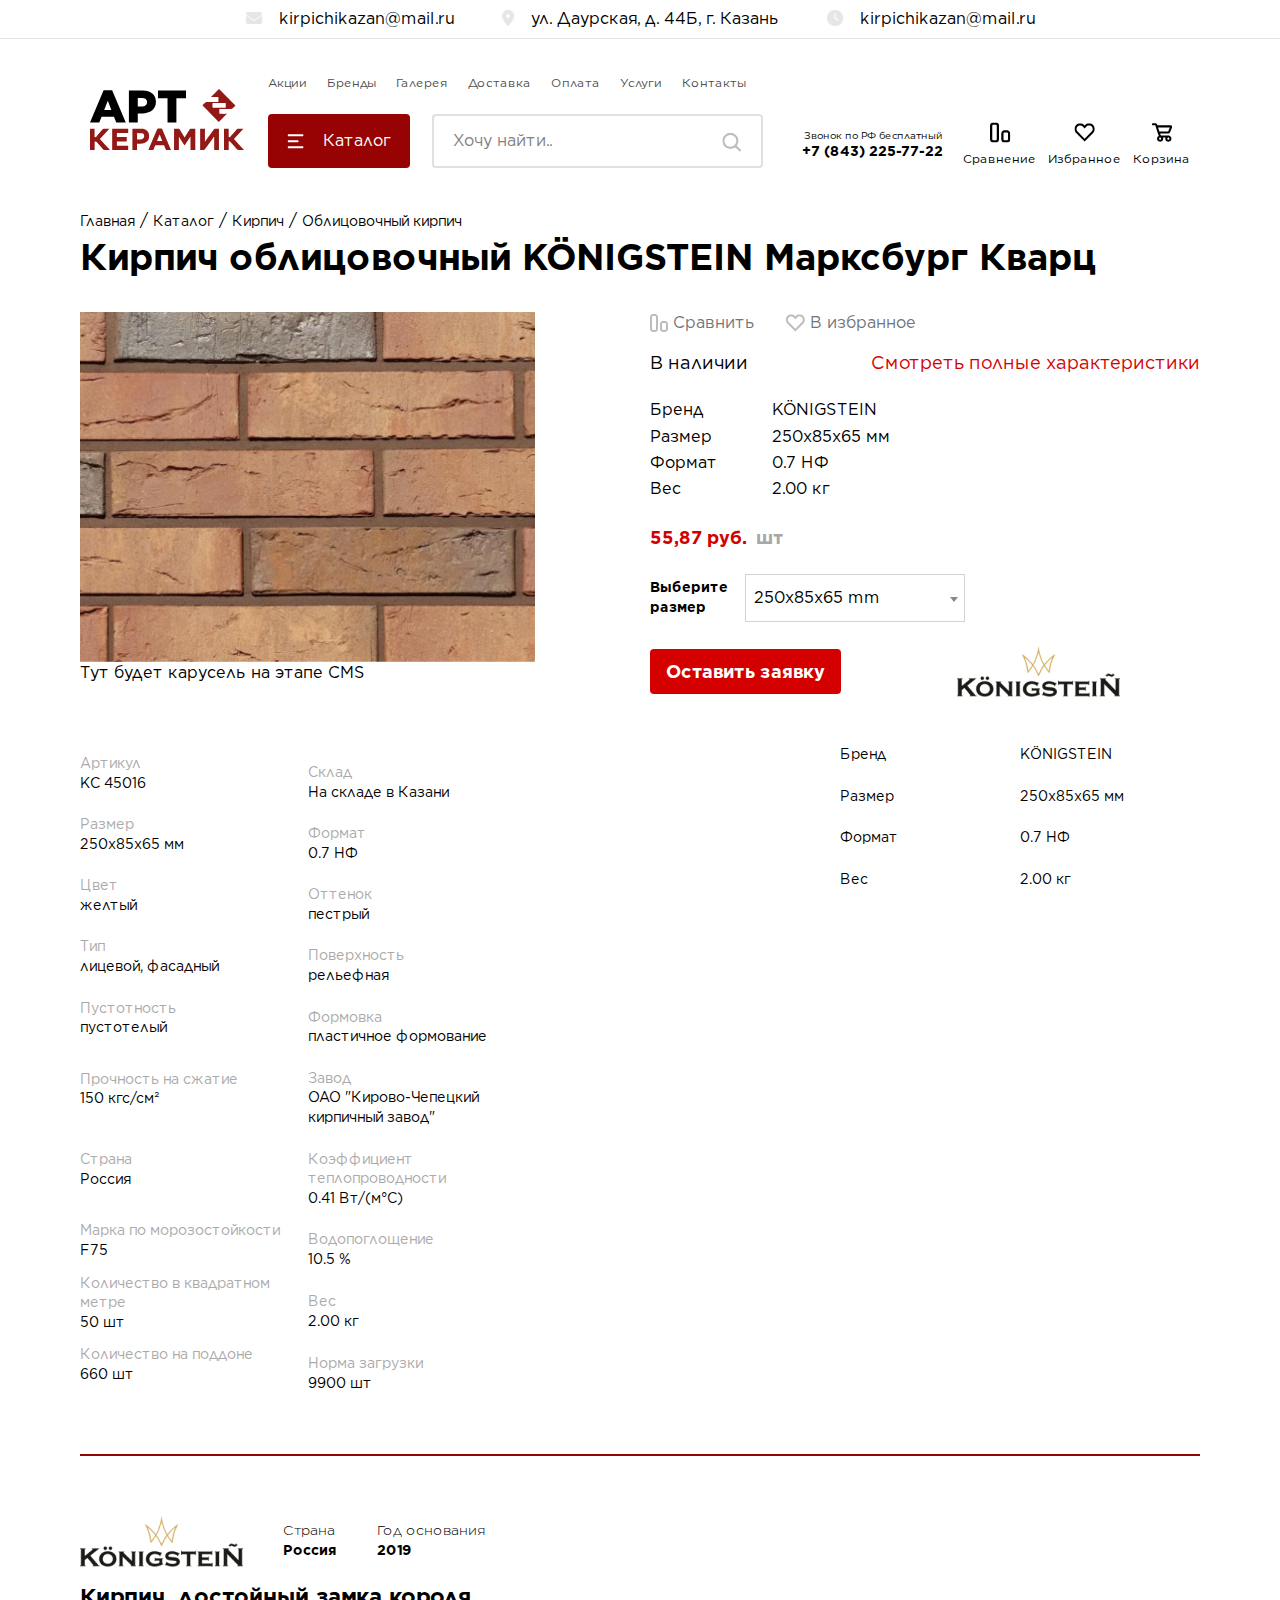
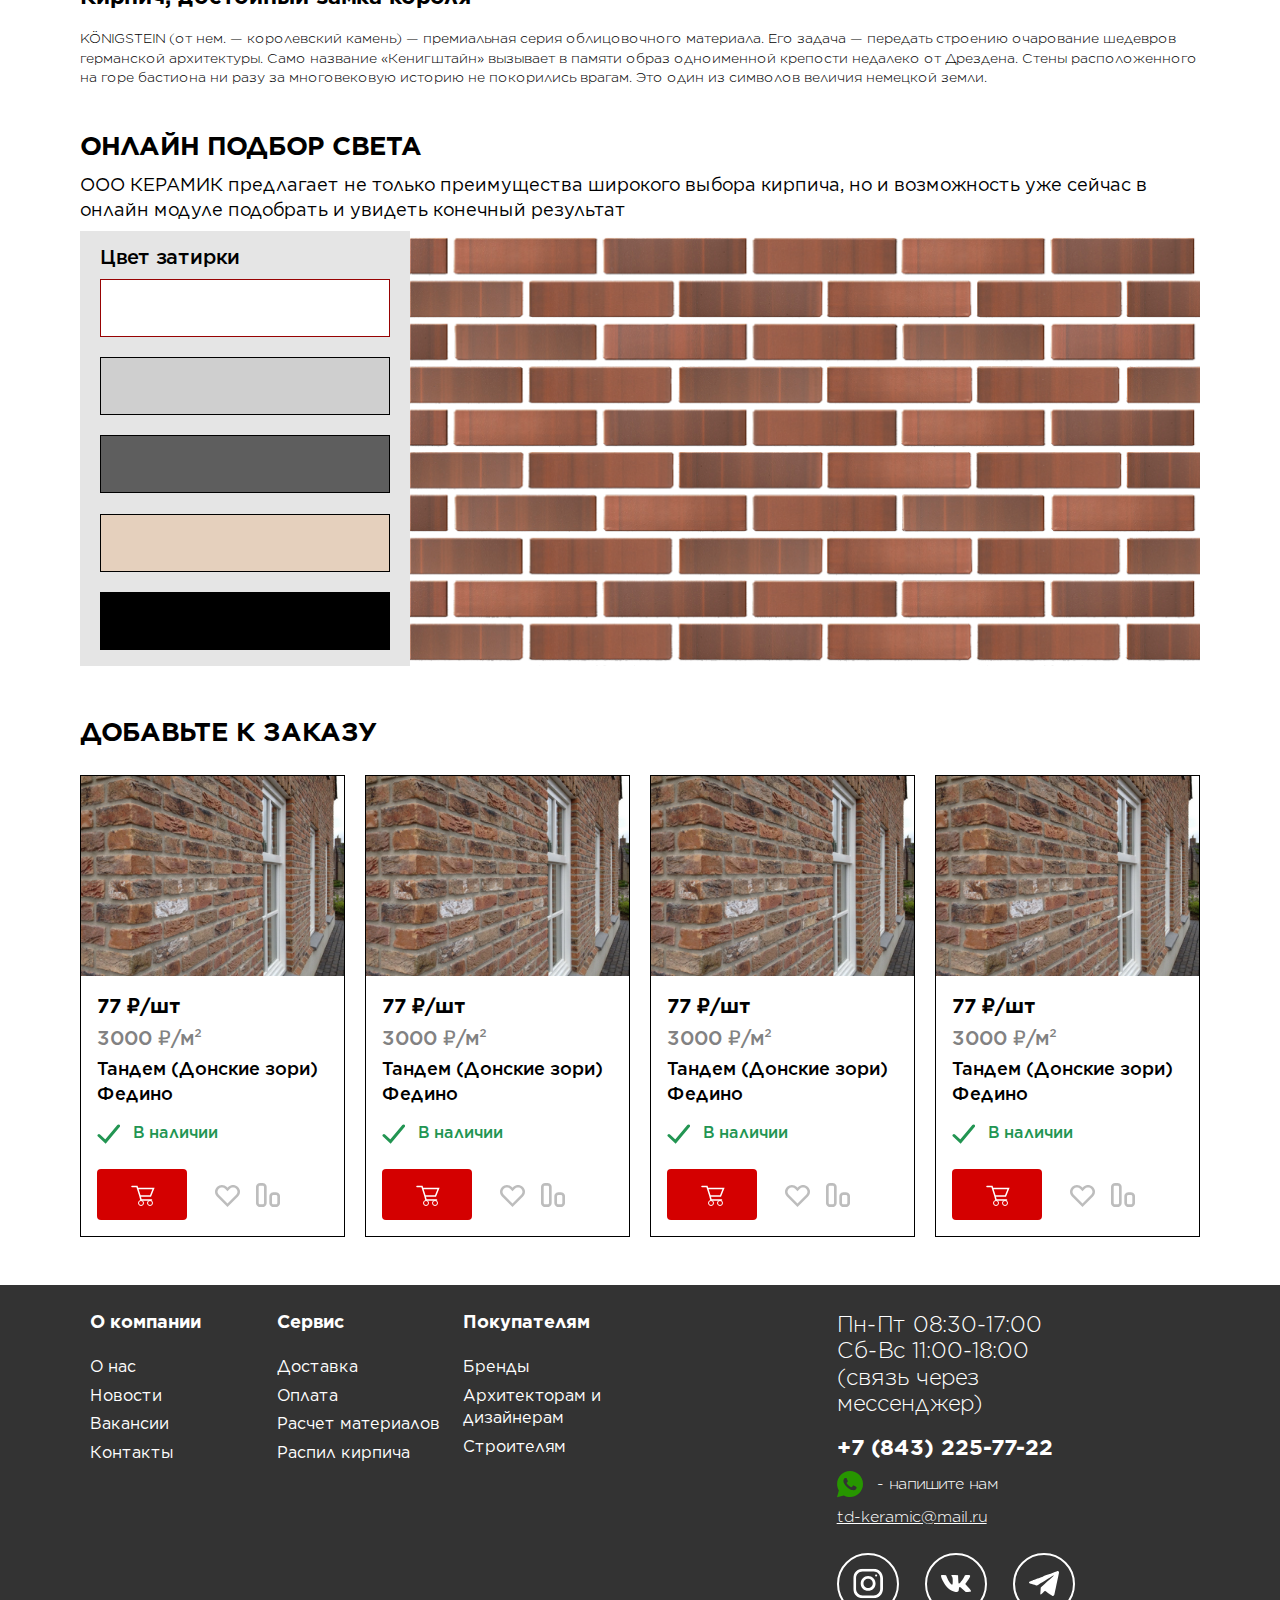
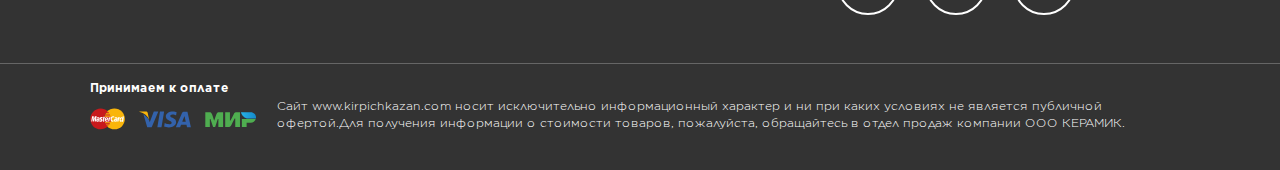
<file: single.html>
<!DOCTYPE html>
<html>

<head>

	<meta charset="utf-8">
	<!-- <base href="/"> -->

	<title>Кирпичи Казань</title>

	<meta name="viewport" content="width=device-width, initial-scale=1.0, minimum-scale=1.0, maximum-scale=1.0, user-scalable=no">

	<link rel="icon" href="images/favicon.png">

	<link rel="stylesheet" href="libs/bootstrap/css/bootstrap-reboot.min.css">
	<link rel="stylesheet" href="libs/bootstrap/css/bootstrap-grid.min.css">
	<link rel="stylesheet" href="libs/components-font-awesome/css/all.min.css">
	<link rel="stylesheet" href="libs/swiper/swiper-bundle.min.css">
	<link rel="stylesheet" href="libs/select2/select2.min.css">

	<link rel="stylesheet" href="css/main.css">
	<link rel="stylesheet" href="css/media.css">

	<script src="libs/jquery/jquery-3.6.0.min.js" defer></script>
	<script src="libs/swiper/swiper-bundle.min.js" defer></script>
	<script src="libs/select2/select2.min.js" defer></script>

	<script src="js/common.js" defer></script>

</head>

<body>
	<div class="app">
		<header>
			<div class="top_contacts justify-content-center d-none d-lg-flex">
				<a href="mailto:kirpichikazan@mail.ru">
					<i class="fa-solid fa-envelope"></i>
					<span>kirpichikazan@mail.ru</span>
				</a>
				<div>
					<i class="fa-solid fa-location-dot"></i>
					<span>ул. Даурская, д. 44Б, г. Казань</span>
				</div>
				<div>
					<i class="fa-solid fa-clock"></i>
					<span>kirpichikazan@mail.ru</span>
				</div>
			</div>
			<div class="main_header">
				<div class="container-fluid">
					<div class="row">
						<div class="col-12">
							<div class="d-flex align-items-end justify-content-between">
								<div class="d-flex align-items-center justify-content-xl-start justify-content-between header_widget">
									<a href="#" class="logo">
										<img src="images/logo.svg" alt="">
									</a>
									<div class="d-none d-xl-block">
										<nav>
											<ul class="d-flex align-items-center">
												<li><a href="#">Акции</a></li>
												<li><a href="#">Бренды</a></li>
												<li><a href="#">Галерея</a></li>
												<li><a href="#">Доставка</a></li>
												<li><a href="#">Оплата</a></li>
												<li><a href="#">Услуги</a></li>
												<li><a href="#">Контакты</a></li>
											</ul>
										</nav>
										<div class="d-flex align-items-center">
											<div class="toggle_catalog">
												<svg width="17" height="17" viewBox="0 0 17 17" fill="none" xmlns="http://www.w3.org/2000/svg">
													<g clip-path="url(#clip0_1_452)">
														<path d="M1.5647 1.25244H15.5647C15.8459 1.25244 16.0829 1.3488 16.2756 1.5415C16.4683 1.73421 16.5647 1.97119 16.5647 2.25244C16.5647 2.53369 16.4683 2.77067 16.2756 2.96338C16.0829 3.15609 15.8459 3.25244 15.5647 3.25244H1.5647C1.28345 3.25244 1.04647 3.15609 0.85376 2.96338C0.661051 2.77067 0.564697 2.53369 0.564697 2.25244C0.564697 1.97119 0.661051 1.73421 0.85376 1.5415C1.04647 1.3488 1.28345 1.25244 1.5647 1.25244ZM1.5647 7.25244H10.5647C10.8459 7.25244 11.0829 7.3488 11.2756 7.5415C11.4683 7.73421 11.5647 7.97119 11.5647 8.25244C11.5647 8.53369 11.4683 8.77067 11.2756 8.96338C11.0829 9.15609 10.8459 9.25244 10.5647 9.25244H1.5647C1.28345 9.25244 1.04647 9.15609 0.85376 8.96338C0.661051 8.77067 0.564697 8.53369 0.564697 8.25244C0.564697 7.97119 0.661051 7.73421 0.85376 7.5415C1.04647 7.3488 1.28345 7.25244 1.5647 7.25244ZM1.5647 13.2524H15.5647C15.8459 13.2524 16.0829 13.3488 16.2756 13.5415C16.4683 13.7342 16.5647 13.9712 16.5647 14.2524C16.5647 14.5337 16.4683 14.7707 16.2756 14.9634C16.0829 15.1561 15.8459 15.2524 15.5647 15.2524H1.5647C1.28345 15.2524 1.04647 15.1561 0.85376 14.9634C0.661051 14.7707 0.564697 14.5337 0.564697 14.2524C0.564697 13.9712 0.661051 13.7342 0.85376 13.5415C1.04647 13.3488 1.28345 13.2524 1.5647 13.2524Z" fill="white" />
													</g>
													<defs>
														<clipPath id="clip0_1_452">
															<rect width="16.09" height="16" fill="white" transform="matrix(1 0 0 -1 0.519775 16.2524)" />
														</clipPath>
													</defs>
												</svg>
												<span>Каталог</span>
											</div>
											<form role="search" method="get" action="/" class="search_form">
												<input type="search" name="s" id="main_search" placeholder="Хочу найти..">
												<button>
													<svg width="20" height="20" viewBox="0 0 20 20" fill="none" xmlns="http://www.w3.org/2000/svg">
														<g clip-path="url(#clip0_1_927)">
															<path d="M8.39819 0.805664C6.93856 0.805664 5.58407 1.17057 4.33472 1.90039C3.12248 2.61784 2.15763 3.58268 1.44019 4.79492C0.710368 6.04427 0.345459 7.39567 0.345459 8.84912C0.345459 10.3026 0.710368 11.654 1.44019 12.9033C2.15763 14.1156 3.12248 15.0804 4.33472 15.7979C5.58407 16.5277 6.93547 16.8926 8.38892 16.8926C9.84237 16.8926 11.1938 16.5277 12.4431 15.7979C13.6554 15.0804 14.6202 14.1156 15.3376 12.9033C16.0675 11.654 16.4324 10.3026 16.4324 8.84912C16.4324 7.39567 16.0675 6.04427 15.3376 4.79492C14.6202 3.58268 13.6554 2.61784 12.4431 1.90039C11.1938 1.17057 9.84546 0.805664 8.39819 0.805664ZM8.39819 2.95801C9.462 2.95801 10.4578 3.22396 11.3855 3.75586C12.2638 4.27539 12.9688 4.98047 13.5007 5.87109C14.0326 6.78646 14.2986 7.77913 14.2986 8.84912C14.2986 9.91911 14.0326 10.918 13.5007 11.8457C12.9688 12.724 12.2638 13.429 11.3855 13.9609C10.4578 14.4928 9.4589 14.7588 8.38892 14.7588C7.31893 14.7588 6.32625 14.4928 5.41089 13.9609C4.52026 13.429 3.81519 12.724 3.29565 11.8457C2.76375 10.918 2.4978 9.91911 2.4978 8.84912C2.4978 7.77913 2.76375 6.78646 3.29565 5.87109C3.81519 4.98047 4.52026 4.27539 5.41089 3.75586C6.32625 3.22396 7.32202 2.95801 8.39819 2.95801ZM13.9832 12.9219L12.4617 14.4434L17.824 19.8057L19.3455 18.2842L13.9832 12.9219Z" fill="#BDBDBD" />
														</g>
														<defs>
															<clipPath id="clip0_1_927">
																<rect width="19" height="19" fill="white" transform="matrix(1 0 0 -1 0.345459 19.8057)" />
															</clipPath>
														</defs>
													</svg>
												</button>
											</form>
										</div>
									</div>
									<div class="toggle_button d-block d-xl-none">
										<span></span>
									</div>
								</div>
								<div class="d-flex align-items-center align-items-end">
									<div class="contact_widget flex-column align-items-end d-none d-xl-flex">
										<div class="less">Звонок по РФ бесплатный</div>
										<a href="tel:+78432257722" class="x-large bold">+7 (843) 225-77-22</a>
									</div>
									<div class="justify-content-end header_shop_widget d-none d-xl-flex">
										<a href="#">
											<svg width="22" height="21" viewBox="0 0 22 21" fill="none" xmlns="http://www.w3.org/2000/svg">
												<g clip-path="url(#clip0_1_463)">
													<path d="M4.39924 0.383816C3.79326 0.383816 3.2301 0.535311 2.70975 0.838299C2.1894 1.14129 1.77773 1.55296 1.47475 2.07331C1.17176 2.59365 1.02026 3.15682 1.02026 3.76279V17.2392C1.02026 17.8452 1.17176 18.4083 1.47475 18.9287C1.77773 19.449 2.1894 19.8607 2.70975 20.1637C3.2301 20.4667 3.79326 20.6182 4.39924 20.6182H6.63213C7.23811 20.6182 7.80127 20.4667 8.32162 20.1637C8.84197 19.8607 9.25364 19.449 9.55663 18.9287C9.85962 18.4083 10.0111 17.8452 10.0111 17.2392V3.76279C10.0111 3.15682 9.85962 2.59365 9.55663 2.07331C9.25364 1.55296 8.84197 1.14129 8.32162 0.838299C7.80127 0.535311 7.23811 0.383816 6.63213 0.383816H4.39924ZM4.39924 2.63647H6.63213C6.96147 2.63647 7.23152 2.74515 7.4423 2.96251C7.65307 3.17987 7.75846 3.44663 7.75846 3.76279V17.2392C7.75846 17.5553 7.65307 17.8221 7.4423 18.0395C7.23152 18.2568 6.96147 18.3655 6.63213 18.3655H4.39924C4.08308 18.3655 3.81632 18.2568 3.59896 18.0395C3.3816 17.8221 3.27292 17.5553 3.27292 17.2392V3.76279C3.27292 3.44663 3.3816 3.17987 3.59896 2.96251C3.81632 2.74515 4.08308 2.63647 4.39924 2.63647ZM15.6427 8.24834C15.0368 8.24834 14.4736 8.39983 13.9533 8.70282C13.4329 9.00581 13.0212 9.41748 12.7182 9.93783C12.4153 10.4582 12.2638 11.0213 12.2638 11.6273V17.2392C12.2638 17.8452 12.4153 18.4083 12.7182 18.9287C13.0212 19.449 13.4329 19.8607 13.9533 20.1637C14.4736 20.4667 15.0368 20.6182 15.6427 20.6182H17.8756C18.4816 20.6182 19.0448 20.4667 19.5651 20.1637C20.0855 19.8607 20.4971 19.449 20.8001 18.9287C21.1031 18.4083 21.2546 17.8452 21.2546 17.2392V11.6273C21.2546 11.0213 21.1031 10.4582 20.8001 9.93783C20.4971 9.41748 20.0855 9.00581 19.5651 8.70282C19.0448 8.39983 18.4816 8.24834 17.8756 8.24834H15.6427ZM15.6427 10.501H17.8756C18.1918 10.501 18.4586 10.6097 18.6759 10.827C18.8933 11.0444 19.002 11.3112 19.002 11.6273V17.2392C19.002 17.5553 18.8933 17.8221 18.6759 18.0395C18.4586 18.2568 18.1918 18.3655 17.8756 18.3655H15.6427C15.3134 18.3655 15.0434 18.2568 14.8326 18.0395C14.6218 17.8221 14.5164 17.5553 14.5164 17.2392V11.6273C14.5164 11.3112 14.6218 11.0444 14.8326 10.827C15.0434 10.6097 15.3134 10.501 15.6427 10.501Z" fill="black" />
												</g>
												<defs>
													<clipPath id="clip0_1_463">
														<rect width="20.4367" height="20.2343" fill="white" transform="matrix(1 0 0 -1 0.919067 20.6182)" />
													</clipPath>
												</defs>
											</svg>
											<div class="mb-0 less">Сравнение</div>
										</a>
										<a href="#">
											<svg width="21" height="21" viewBox="0 0 21 21" fill="none" xmlns="http://www.w3.org/2000/svg">
												<g clip-path="url(#clip0_1_466)">
													<path d="M6.1115 1.39153C5.37379 1.39153 4.65584 1.53315 3.95765 1.81638C3.25946 2.0996 2.64031 2.51786 2.1002 3.07114C1.40201 3.78251 0.927769 4.6256 0.677475 5.60044C0.440353 6.53575 0.440353 7.47106 0.677475 8.40637C0.927769 9.3812 1.40201 10.2243 2.1002 10.9357L10.6168 19.6104L19.1334 10.9357C19.8316 10.2243 20.3058 9.3812 20.5561 8.40637C20.7933 7.47106 20.7933 6.53575 20.5561 5.60044C20.3058 4.6256 19.825 3.77592 19.1137 3.05138C18.4023 2.32685 17.5526 1.83284 16.5646 1.56937C15.6029 1.31908 14.6413 1.31908 13.6796 1.56937C12.6784 1.83284 11.8222 2.33343 11.1108 3.07114L10.6168 3.56515L10.1228 3.07114C9.5827 2.51786 8.96684 2.0996 8.27523 1.81638C7.58363 1.53315 6.86239 1.39153 6.1115 1.39153ZM6.1115 3.44658C6.58575 3.44658 7.04352 3.53551 7.48483 3.71335C7.92614 3.89119 8.31805 4.15795 8.66056 4.51363L10.6168 6.5094L12.5731 4.51363C13.0341 4.03939 13.5742 3.71993 14.1934 3.55527C14.8125 3.3906 15.4284 3.3906 16.041 3.55527C16.6535 3.71993 17.187 4.03609 17.6415 4.50375C18.096 4.97141 18.4023 5.50493 18.5604 6.10432C18.7184 6.70371 18.7184 7.3031 18.5604 7.90249C18.4023 8.50188 18.0993 9.03211 17.6514 9.49318L10.6168 16.6661L3.58221 9.49318C3.13431 9.03211 2.83133 8.50188 2.67325 7.90249C2.51516 7.3031 2.51516 6.70371 2.67325 6.10432C2.83133 5.50493 3.13431 4.9747 3.58221 4.51363C3.92472 4.15795 4.31663 3.89119 4.75794 3.71335C5.19924 3.53551 5.65043 3.44658 6.1115 3.44658Z" fill="black" />
												</g>
												<defs>
													<clipPath id="clip0_1_466">
														<rect width="20.4367" height="20.2343" fill="white" transform="matrix(1 0 0 -1 0.398438 20.6182)" />
													</clipPath>
												</defs>
											</svg>
											<div class="mb-0 less">Избранное</div>
										</a>
										<a href="#">
											<svg width="22" height="21" viewBox="0 0 22 21" fill="none" xmlns="http://www.w3.org/2000/svg">
												<g clip-path="url(#clip0_1_469)">
													<path d="M9.14978 13.5836C8.5965 13.5836 8.08274 13.7219 7.6085 13.9986C7.13425 14.2752 6.75881 14.6474 6.48217 15.115C6.20553 15.5827 6.06721 16.0931 6.06721 16.6464C6.06721 17.1997 6.20553 17.7102 6.48217 18.1778C6.75881 18.6455 7.13425 19.0209 7.6085 19.3042C8.08274 19.5874 8.5965 19.729 9.14978 19.729C9.70307 19.729 10.2135 19.5874 10.6812 19.3042C11.1488 19.0209 11.521 18.6455 11.7976 18.1778C12.0743 17.7102 12.2126 17.1997 12.2126 16.6464C12.2126 16.0931 12.0743 15.5827 11.7976 15.115C11.521 14.6474 11.1488 14.2752 10.6812 13.9986C10.2135 13.7219 9.70307 13.5836 9.14978 13.5836ZM9.14978 15.6189C9.4396 15.6189 9.68331 15.7177 9.88091 15.9153C10.0785 16.1129 10.1773 16.3566 10.1773 16.6464C10.1773 16.9362 10.0785 17.18 9.88091 17.3776C9.68331 17.5752 9.4396 17.674 9.14978 17.674C8.85997 17.674 8.61626 17.5752 8.41866 17.3776C8.22106 17.18 8.12226 16.9362 8.12226 16.6464C8.12226 16.3566 8.22106 16.1129 8.41866 15.9153C8.61626 15.7177 8.85997 15.6189 9.14978 15.6189ZM17.3502 13.5836C16.7969 13.5836 16.2832 13.7219 15.8089 13.9986C15.3347 14.2752 14.9593 14.6474 14.6826 15.115C14.406 15.5827 14.2677 16.0931 14.2677 16.6464C14.2677 17.1997 14.406 17.7102 14.6826 18.1778C14.9593 18.6455 15.3347 19.0209 15.8089 19.3042C16.2832 19.5874 16.7937 19.729 17.3403 19.729C17.887 19.729 18.3975 19.5874 18.8718 19.3042C19.346 19.0209 19.7214 18.6455 19.9981 18.1778C20.2747 17.7102 20.413 17.1997 20.413 16.6464C20.413 16.0931 20.2747 15.5827 19.9981 15.115C19.7214 14.6474 19.346 14.2752 18.8718 13.9986C18.3975 13.7219 17.8903 13.5836 17.3502 13.5836ZM17.3502 15.6189C17.6269 15.6189 17.864 15.7177 18.0616 15.9153C18.2592 16.1129 18.358 16.3566 18.358 16.6464C18.358 16.9362 18.2592 17.18 18.0616 17.3776C17.864 17.5752 17.6236 17.674 17.3403 17.674C17.0571 17.674 16.8167 17.5752 16.6191 17.3776C16.4215 17.18 16.3227 16.9362 16.3227 16.6464C16.3227 16.3566 16.4215 16.1129 16.6191 15.9153C16.8167 15.7177 17.0604 15.6189 17.3502 15.6189ZM7.6085 10.501L6.64025 10.7974V10.8567L7.6085 10.501ZM1.97687 1.27307C1.68705 1.27307 1.44334 1.37516 1.24574 1.57935C1.04814 1.78354 0.949341 2.02724 0.949341 2.31047C0.949341 2.5937 1.04814 2.83411 1.24574 3.03172C1.44334 3.22931 1.68705 3.32812 1.97687 3.32812V1.27307ZM8.57674 10.2046L6.24505 2.71555L4.2888 3.32812L6.64025 10.7974L8.57674 10.2046ZM4.2888 1.27307H1.97687V3.32812H4.2888V1.27307ZM7.6085 11.5286H17.1724V9.47351H7.6085V11.5286ZM19.0694 10.2639L21.0651 5.46221L19.1682 4.6718L17.1724 9.47351L19.0694 10.2639ZM19.6424 3.32812H6.06721V5.38317H19.6424V3.32812ZM6.64025 10.8567L7.94442 14.295L9.86115 13.5836L8.57674 10.1454L6.64025 10.8567ZM9.86115 15.6189H17.3502V13.5836H9.86115V15.6189ZM21.0651 5.46221C21.1969 5.13287 21.2166 4.80024 21.1244 4.46432C21.0322 4.1284 20.8511 3.85505 20.581 3.64428C20.3109 3.4335 19.9981 3.32812 19.6424 3.32812V5.38317C19.458 5.38317 19.3164 5.30742 19.2176 5.15593C19.1188 5.00443 19.1023 4.84306 19.1682 4.6718L21.0651 5.46221ZM17.1724 11.5286C17.5808 11.5286 17.9562 11.4133 18.2987 11.1828C18.6412 10.9522 18.8981 10.6459 19.0694 10.2639L17.1724 9.47351V11.5286ZM7.94442 14.295C8.08932 14.6902 8.33633 15.0096 8.68542 15.2533C9.03452 15.497 9.42642 15.6189 9.86115 15.6189V13.5836L7.94442 14.295ZM6.24505 2.71555C6.11331 2.294 5.86631 1.9482 5.50404 1.67815C5.14178 1.40809 4.73669 1.27307 4.2888 1.27307V3.32812L6.24505 2.71555Z" fill="black" />
												</g>
												<defs>
													<clipPath id="clip0_1_469">
														<rect width="20.4367" height="20.2343" fill="white" transform="matrix(1 0 0 -1 0.848145 20.6182)" />
													</clipPath>
												</defs>
											</svg>
											<div class="mb-0 less">Корзина</div>
										</a>
									</div>
								</div>
							</div>
						</div>
					</div>
				</div>
			</div>
			<div class="toggle_menu">
				<div class="container-fluid">
					<div class="row">
						<div class="col-lg-9">
							<nav>
								<div class="back_btn d-block d-xl-none mb-4"><i class="fa-solid fa-arrow-left-long"></i><span>Назад</span></div>
								<ul class="main_toggle">
									<li>
										<a href="#">
											<div>
												<svg width="27" height="27" viewBox="0 0 27 27" fill="none" xmlns="http://www.w3.org/2000/svg">
													<path d="M1 25.5V17M7 25.5H16.5M16.5 25.5H26V17M16.5 25.5V17M16.5 17H26M16.5 17H8.75M26 17V9M1 17V9M1 17H8.75M1 9V1H16.5M1 9H8.75M16.5 1H26V9M16.5 1V9H8.75M26 9H8.75M8.75 9V17" stroke="#828282" stroke-width="2" />
												</svg>
												<span>Кирпич</span>
											</div>
											<svg width="15" height="25" viewBox="0 0 15 25" fill="none" xmlns="http://www.w3.org/2000/svg">
												<path d="M2 2L12 12.5L2 23" stroke="#828282" stroke-width="3" />
											</svg>
										</a>
										<ul class="sub_toggle">
											<div class="back_toggle_btn d-block d-lg-none mb-4"><i class="fa-solid fa-arrow-left-long"></i><span>Назад</span></div>
											<li><a href="#">Облицовочный кирпич</a></li>
											<li><a href="#">Кликерный</a></li>
											<li><a href="#">Ригельный	</a></li>
											<li><a href="#">Кирпич ручной формовки</a></li>
											<li><a href="#">Аксессуары</a></li>
										</ul>
									</li>
									<li>
										<a href="#">
											<div>
												<svg width="26" height="30" viewBox="0 0 26 30" fill="none" xmlns="http://www.w3.org/2000/svg">
													<path d="M5 9.5L16 2L24.5 6.5M24.5 6.5L19.5 9.66667M24.5 6.5V19L15 25M9.5 16L1 11.5V24L9.5 28.5M9.5 16V28.5M9.5 16L14.5 12.8333M9.5 28.5L15 25M14.5 12.8333L15 25M14.5 12.8333L19.5 9.66667M20 21L19.5 9.66667" stroke="#828282" stroke-width="2" />
												</svg>
												<span>Строительные блоки, камни</span>
											</div>
											<svg width="15" height="25" viewBox="0 0 15 25" fill="none" xmlns="http://www.w3.org/2000/svg">
												<path d="M2 2L12 12.5L2 23" stroke="#828282" stroke-width="3" />
											</svg>
										</a>
									</li>
									<li>
										<a href="#">
											<div>
												<svg width="28" height="27" viewBox="0 0 28 27" fill="none" xmlns="http://www.w3.org/2000/svg">
													<path d="M13.5 1H1V9.5H9M9 9.5V17M9 9.5H17.75M9 17H1V25.5H18V17M9 17H18M18 17H26.5V9.5H17.75M17.75 9.5V1" stroke="#828282" stroke-width="2" />
												</svg>
												<span>Фасадная плитка</span>
											</div>
											<svg width="15" height="25" viewBox="0 0 15 25" fill="none" xmlns="http://www.w3.org/2000/svg">
												<path d="M2 2L12 12.5L2 23" stroke="#828282" stroke-width="3" />
											</svg>
										</a>
									</li>
									<li>
										<a href="#">
											<div>
												<svg width="30" height="30" viewBox="0 0 30 30" fill="none" xmlns="http://www.w3.org/2000/svg">
													<path d="M23.5 10.5L28.5 15.5L22 22M8.75 22L15.5 28.5L22 22M8.75 22L2 15.5L8.75 8.75M8.75 22L22 8.5L15.5 2L8.75 8.75M22 22L8.75 8.75" stroke="#828282" stroke-width="2" />
												</svg>
												<span>Плитка, ступени, уличные покрытия</span>
											</div>
											<svg width="15" height="25" viewBox="0 0 15 25" fill="none" xmlns="http://www.w3.org/2000/svg">
												<path d="M2 2L12 12.5L2 23" stroke="#828282" stroke-width="3" />
											</svg>
										</a>
									</li>
									<li>
										<a href="#">
											<div>
												<svg width="27" height="22" viewBox="0 0 27 22" fill="none" xmlns="http://www.w3.org/2000/svg">
													<path d="M18.5 8H26V15H20.5M7.5 15H15M7.5 15V8M7.5 15V21M15 15V1H7.5V8M15 15H20.5M20.5 15V21H7.5M7.5 8H1V21H7.5" stroke="#828282" stroke-width="2" />
												</svg>
												<span>Брусчатка и плитка для мощения</span>
											</div>
											<svg width="15" height="25" viewBox="0 0 15 25" fill="none" xmlns="http://www.w3.org/2000/svg">
												<path d="M2 2L12 12.5L2 23" stroke="#828282" stroke-width="3" />
											</svg>
										</a>
									</li>
									<li>
										<a href="#">
											<div>
												<svg width="29" height="26" viewBox="0 0 29 26" fill="none" xmlns="http://www.w3.org/2000/svg">
													<path d="M22.5 6.5H28V22L15.5 2L9.5 10.8889M22.5 22H2L6.3875 15.5M6.3875 15.5H19M6.3875 15.5L9.5 10.8889M9.5 10.8889L16 11" stroke="#828282" stroke-width="2" />
												</svg>
												<span>Кровля, комплектующие и
													аксессуары</span>
											</div>
											<svg width="15" height="25" viewBox="0 0 15 25" fill="none" xmlns="http://www.w3.org/2000/svg">
												<path d="M2 2L12 12.5L2 23" stroke="#828282" stroke-width="3" />
											</svg>
										</a>
									</li>
									<li>
										<a href="#">
											<div>
												<svg width="22" height="28" viewBox="0 0 22 28" fill="none" xmlns="http://www.w3.org/2000/svg">
													<path d="M8.5 23H1V1H21V23H12.5V28V19H10.5V15.75M10.5 12.5V15.75M10.5 15.75H17.5L10.5 4.5L3.5 15.75H10.5Z" stroke="#828282" stroke-width="2" />
												</svg>
												<span>Строительные смеси, клеи, затирки</span>
											</div>
											<svg width="15" height="25" viewBox="0 0 15 25" fill="none" xmlns="http://www.w3.org/2000/svg">
												<path d="M2 2L12 12.5L2 23" stroke="#828282" stroke-width="3" />
											</svg>
										</a>
									</li>
									<li>
										<a href="#">
											<div>
												<svg width="34" height="26" viewBox="0 0 34 26" fill="none" xmlns="http://www.w3.org/2000/svg">
													<path d="M27 25V16.5M27 10.5H30L17.5 2L4 10.5H7.5M27 10.5H26H20M27 10.5V16.5M7.5 10.5V16.5M7.5 10.5H20M22 25H14.75M14.75 25H7.5V16.5M14.75 25V16.5M14.75 16.5H7.5M14.75 16.5H27M20 16.5V10.5" stroke="#828282" stroke-width="2" />
												</svg>
												<span>Фасадный декор</span>
											</div>
											<svg width="15" height="25" viewBox="0 0 15 25" fill="none" xmlns="http://www.w3.org/2000/svg">
												<path d="M2 2L12 12.5L2 23" stroke="#828282" stroke-width="3" />
											</svg>
										</a>
									</li>
									<li class="special_link">
										<a href="#">
											<div>
												<svg width="24" height="25" viewBox="0 0 24 25" fill="none" xmlns="http://www.w3.org/2000/svg">
													<path d="M17.5 1L5.5 24" stroke="#828282" stroke-width="2" />
													<circle cx="5" cy="5" r="4" stroke="#828282" stroke-width="2" />
													<circle cx="19" cy="19" r="4" stroke="#828282" stroke-width="2" />
												</svg>
												<span>Распродажа со склада</span>
											</div>
											<svg width="15" height="25" viewBox="0 0 15 25" fill="none" xmlns="http://www.w3.org/2000/svg">
												<path d="M2 2L12 12.5L2 23" stroke="#828282" stroke-width="3" />
											</svg>
										</a>
									</li>
									<li>
										<a href="#">
											<div>
												<svg width="28" height="27" viewBox="0 0 28 27" fill="none" xmlns="http://www.w3.org/2000/svg">
													<circle cx="18.5" cy="9.5" r="4" stroke="#828282" stroke-width="2" />
													<path d="M6.5 19L13.5 25.5L26.5 13V1H15.5L2 14L3.5 16" stroke="#828282" stroke-width="2" />
												</svg>
												<span>Акции</span>
											</div>
											<svg width="15" height="25" viewBox="0 0 15 25" fill="none" xmlns="http://www.w3.org/2000/svg">
												<path d="M2 2L12 12.5L2 23" stroke="#828282" stroke-width="3" />
											</svg>
										</a>
									</li>
								</ul>
							</nav>
						</div>
						<div class="col-lg-3 d-lg-block d-none">
							<div class="action_toggle">
								<img src="images/i.webp" alt="">
								<div class="action_toggle_desc">
									<div>Черный и серый</div>
									<p>кликерный кирпич - хит сезона</p>
									<a href="#" class="btn white_btn">Подробнее</a>
								</div>
							</div>
						</div>
					</div>
				</div>
			</div>
		</header>
		
		<aside class="d-block d-xl-none">
			<div class="container-fluid">
				<div class="row">
					<div class="col-12">
						<div class="aside_menu">
							<div class="contact_widget flex-column align-items-start d-flex">
								<div class="less">Звонок по РФ бесплатный</div>
								<a href="tel:+78432257722" class="x-large bold">+7 (843) 225-77-22</a>
							</div>
							<div class="toggle_catalog mt-3">
								<svg width="17" height="17" viewBox="0 0 17 17" fill="none" xmlns="http://www.w3.org/2000/svg">
									<g clip-path="url(#clip0_1_452)">
										<path d="M1.5647 1.25244H15.5647C15.8459 1.25244 16.0829 1.3488 16.2756 1.5415C16.4683 1.73421 16.5647 1.97119 16.5647 2.25244C16.5647 2.53369 16.4683 2.77067 16.2756 2.96338C16.0829 3.15609 15.8459 3.25244 15.5647 3.25244H1.5647C1.28345 3.25244 1.04647 3.15609 0.85376 2.96338C0.661051 2.77067 0.564697 2.53369 0.564697 2.25244C0.564697 1.97119 0.661051 1.73421 0.85376 1.5415C1.04647 1.3488 1.28345 1.25244 1.5647 1.25244ZM1.5647 7.25244H10.5647C10.8459 7.25244 11.0829 7.3488 11.2756 7.5415C11.4683 7.73421 11.5647 7.97119 11.5647 8.25244C11.5647 8.53369 11.4683 8.77067 11.2756 8.96338C11.0829 9.15609 10.8459 9.25244 10.5647 9.25244H1.5647C1.28345 9.25244 1.04647 9.15609 0.85376 8.96338C0.661051 8.77067 0.564697 8.53369 0.564697 8.25244C0.564697 7.97119 0.661051 7.73421 0.85376 7.5415C1.04647 7.3488 1.28345 7.25244 1.5647 7.25244ZM1.5647 13.2524H15.5647C15.8459 13.2524 16.0829 13.3488 16.2756 13.5415C16.4683 13.7342 16.5647 13.9712 16.5647 14.2524C16.5647 14.5337 16.4683 14.7707 16.2756 14.9634C16.0829 15.1561 15.8459 15.2524 15.5647 15.2524H1.5647C1.28345 15.2524 1.04647 15.1561 0.85376 14.9634C0.661051 14.7707 0.564697 14.5337 0.564697 14.2524C0.564697 13.9712 0.661051 13.7342 0.85376 13.5415C1.04647 13.3488 1.28345 13.2524 1.5647 13.2524Z" fill="white" />
									</g>
									<defs>
										<clipPath id="clip0_1_452">
											<rect width="16.09" height="16" fill="white" transform="matrix(1 0 0 -1 0.519775 16.2524)" />
										</clipPath>
									</defs>
								</svg>
								<span>Каталог</span>
							</div>
							<nav class="mt-3">
								<ul class="d-flex flex-column">
									<li><a href="#">Акции</a></li>
									<li><a href="#">Бренды</a></li>
									<li><a href="#">Галерея</a></li>
									<li><a href="#">Доставка</a></li>
									<li><a href="#">Оплата</a></li>
									<li><a href="#">Услуги</a></li>
									<li><a href="#">Контакты</a></li>
								</ul>
							</nav>
							<form role="search" method="get" action="/" class="search_form mt-3">
								<input type="search" name="s" id="main_search" placeholder="Хочу найти..">
								<button>
									<svg width="20" height="20" viewBox="0 0 20 20" fill="none" xmlns="http://www.w3.org/2000/svg">
										<g clip-path="url(#clip0_1_927)">
											<path d="M8.39819 0.805664C6.93856 0.805664 5.58407 1.17057 4.33472 1.90039C3.12248 2.61784 2.15763 3.58268 1.44019 4.79492C0.710368 6.04427 0.345459 7.39567 0.345459 8.84912C0.345459 10.3026 0.710368 11.654 1.44019 12.9033C2.15763 14.1156 3.12248 15.0804 4.33472 15.7979C5.58407 16.5277 6.93547 16.8926 8.38892 16.8926C9.84237 16.8926 11.1938 16.5277 12.4431 15.7979C13.6554 15.0804 14.6202 14.1156 15.3376 12.9033C16.0675 11.654 16.4324 10.3026 16.4324 8.84912C16.4324 7.39567 16.0675 6.04427 15.3376 4.79492C14.6202 3.58268 13.6554 2.61784 12.4431 1.90039C11.1938 1.17057 9.84546 0.805664 8.39819 0.805664ZM8.39819 2.95801C9.462 2.95801 10.4578 3.22396 11.3855 3.75586C12.2638 4.27539 12.9688 4.98047 13.5007 5.87109C14.0326 6.78646 14.2986 7.77913 14.2986 8.84912C14.2986 9.91911 14.0326 10.918 13.5007 11.8457C12.9688 12.724 12.2638 13.429 11.3855 13.9609C10.4578 14.4928 9.4589 14.7588 8.38892 14.7588C7.31893 14.7588 6.32625 14.4928 5.41089 13.9609C4.52026 13.429 3.81519 12.724 3.29565 11.8457C2.76375 10.918 2.4978 9.91911 2.4978 8.84912C2.4978 7.77913 2.76375 6.78646 3.29565 5.87109C3.81519 4.98047 4.52026 4.27539 5.41089 3.75586C6.32625 3.22396 7.32202 2.95801 8.39819 2.95801ZM13.9832 12.9219L12.4617 14.4434L17.824 19.8057L19.3455 18.2842L13.9832 12.9219Z" fill="#BDBDBD"></path>
										</g>
										<defs>
											<clipPath id="clip0_1_927">
												<rect width="19" height="19" fill="white" transform="matrix(1 0 0 -1 0.345459 19.8057)"></rect>
											</clipPath>
										</defs>
									</svg>
								</button>
							</form>
							<div class="header_shop_widget d-flex justify-content-between justify-content-md-start align-items-start mt-3">
								<a href="#">
									<svg width="22" height="21" viewBox="0 0 22 21" fill="none" xmlns="http://www.w3.org/2000/svg">
										<g clip-path="url(#clip0_1_463)">
											<path d="M4.39924 0.383816C3.79326 0.383816 3.2301 0.535311 2.70975 0.838299C2.1894 1.14129 1.77773 1.55296 1.47475 2.07331C1.17176 2.59365 1.02026 3.15682 1.02026 3.76279V17.2392C1.02026 17.8452 1.17176 18.4083 1.47475 18.9287C1.77773 19.449 2.1894 19.8607 2.70975 20.1637C3.2301 20.4667 3.79326 20.6182 4.39924 20.6182H6.63213C7.23811 20.6182 7.80127 20.4667 8.32162 20.1637C8.84197 19.8607 9.25364 19.449 9.55663 18.9287C9.85962 18.4083 10.0111 17.8452 10.0111 17.2392V3.76279C10.0111 3.15682 9.85962 2.59365 9.55663 2.07331C9.25364 1.55296 8.84197 1.14129 8.32162 0.838299C7.80127 0.535311 7.23811 0.383816 6.63213 0.383816H4.39924ZM4.39924 2.63647H6.63213C6.96147 2.63647 7.23152 2.74515 7.4423 2.96251C7.65307 3.17987 7.75846 3.44663 7.75846 3.76279V17.2392C7.75846 17.5553 7.65307 17.8221 7.4423 18.0395C7.23152 18.2568 6.96147 18.3655 6.63213 18.3655H4.39924C4.08308 18.3655 3.81632 18.2568 3.59896 18.0395C3.3816 17.8221 3.27292 17.5553 3.27292 17.2392V3.76279C3.27292 3.44663 3.3816 3.17987 3.59896 2.96251C3.81632 2.74515 4.08308 2.63647 4.39924 2.63647ZM15.6427 8.24834C15.0368 8.24834 14.4736 8.39983 13.9533 8.70282C13.4329 9.00581 13.0212 9.41748 12.7182 9.93783C12.4153 10.4582 12.2638 11.0213 12.2638 11.6273V17.2392C12.2638 17.8452 12.4153 18.4083 12.7182 18.9287C13.0212 19.449 13.4329 19.8607 13.9533 20.1637C14.4736 20.4667 15.0368 20.6182 15.6427 20.6182H17.8756C18.4816 20.6182 19.0448 20.4667 19.5651 20.1637C20.0855 19.8607 20.4971 19.449 20.8001 18.9287C21.1031 18.4083 21.2546 17.8452 21.2546 17.2392V11.6273C21.2546 11.0213 21.1031 10.4582 20.8001 9.93783C20.4971 9.41748 20.0855 9.00581 19.5651 8.70282C19.0448 8.39983 18.4816 8.24834 17.8756 8.24834H15.6427ZM15.6427 10.501H17.8756C18.1918 10.501 18.4586 10.6097 18.6759 10.827C18.8933 11.0444 19.002 11.3112 19.002 11.6273V17.2392C19.002 17.5553 18.8933 17.8221 18.6759 18.0395C18.4586 18.2568 18.1918 18.3655 17.8756 18.3655H15.6427C15.3134 18.3655 15.0434 18.2568 14.8326 18.0395C14.6218 17.8221 14.5164 17.5553 14.5164 17.2392V11.6273C14.5164 11.3112 14.6218 11.0444 14.8326 10.827C15.0434 10.6097 15.3134 10.501 15.6427 10.501Z" fill="black" />
										</g>
										<defs>
											<clipPath id="clip0_1_463">
												<rect width="20.4367" height="20.2343" fill="white" transform="matrix(1 0 0 -1 0.919067 20.6182)" />
											</clipPath>
										</defs>
									</svg>
									<div class="mb-0 less">Сравнение</div>
								</a>
								<a href="#">
									<svg width="21" height="21" viewBox="0 0 21 21" fill="none" xmlns="http://www.w3.org/2000/svg">
										<g clip-path="url(#clip0_1_466)">
											<path d="M6.1115 1.39153C5.37379 1.39153 4.65584 1.53315 3.95765 1.81638C3.25946 2.0996 2.64031 2.51786 2.1002 3.07114C1.40201 3.78251 0.927769 4.6256 0.677475 5.60044C0.440353 6.53575 0.440353 7.47106 0.677475 8.40637C0.927769 9.3812 1.40201 10.2243 2.1002 10.9357L10.6168 19.6104L19.1334 10.9357C19.8316 10.2243 20.3058 9.3812 20.5561 8.40637C20.7933 7.47106 20.7933 6.53575 20.5561 5.60044C20.3058 4.6256 19.825 3.77592 19.1137 3.05138C18.4023 2.32685 17.5526 1.83284 16.5646 1.56937C15.6029 1.31908 14.6413 1.31908 13.6796 1.56937C12.6784 1.83284 11.8222 2.33343 11.1108 3.07114L10.6168 3.56515L10.1228 3.07114C9.5827 2.51786 8.96684 2.0996 8.27523 1.81638C7.58363 1.53315 6.86239 1.39153 6.1115 1.39153ZM6.1115 3.44658C6.58575 3.44658 7.04352 3.53551 7.48483 3.71335C7.92614 3.89119 8.31805 4.15795 8.66056 4.51363L10.6168 6.5094L12.5731 4.51363C13.0341 4.03939 13.5742 3.71993 14.1934 3.55527C14.8125 3.3906 15.4284 3.3906 16.041 3.55527C16.6535 3.71993 17.187 4.03609 17.6415 4.50375C18.096 4.97141 18.4023 5.50493 18.5604 6.10432C18.7184 6.70371 18.7184 7.3031 18.5604 7.90249C18.4023 8.50188 18.0993 9.03211 17.6514 9.49318L10.6168 16.6661L3.58221 9.49318C3.13431 9.03211 2.83133 8.50188 2.67325 7.90249C2.51516 7.3031 2.51516 6.70371 2.67325 6.10432C2.83133 5.50493 3.13431 4.9747 3.58221 4.51363C3.92472 4.15795 4.31663 3.89119 4.75794 3.71335C5.19924 3.53551 5.65043 3.44658 6.1115 3.44658Z" fill="black" />
										</g>
										<defs>
											<clipPath id="clip0_1_466">
												<rect width="20.4367" height="20.2343" fill="white" transform="matrix(1 0 0 -1 0.398438 20.6182)" />
											</clipPath>
										</defs>
									</svg>
									<div class="mb-0 less">Избранное</div>
								</a>
								<a href="#">
									<svg width="22" height="21" viewBox="0 0 22 21" fill="none" xmlns="http://www.w3.org/2000/svg">
										<g clip-path="url(#clip0_1_469)">
											<path d="M9.14978 13.5836C8.5965 13.5836 8.08274 13.7219 7.6085 13.9986C7.13425 14.2752 6.75881 14.6474 6.48217 15.115C6.20553 15.5827 6.06721 16.0931 6.06721 16.6464C6.06721 17.1997 6.20553 17.7102 6.48217 18.1778C6.75881 18.6455 7.13425 19.0209 7.6085 19.3042C8.08274 19.5874 8.5965 19.729 9.14978 19.729C9.70307 19.729 10.2135 19.5874 10.6812 19.3042C11.1488 19.0209 11.521 18.6455 11.7976 18.1778C12.0743 17.7102 12.2126 17.1997 12.2126 16.6464C12.2126 16.0931 12.0743 15.5827 11.7976 15.115C11.521 14.6474 11.1488 14.2752 10.6812 13.9986C10.2135 13.7219 9.70307 13.5836 9.14978 13.5836ZM9.14978 15.6189C9.4396 15.6189 9.68331 15.7177 9.88091 15.9153C10.0785 16.1129 10.1773 16.3566 10.1773 16.6464C10.1773 16.9362 10.0785 17.18 9.88091 17.3776C9.68331 17.5752 9.4396 17.674 9.14978 17.674C8.85997 17.674 8.61626 17.5752 8.41866 17.3776C8.22106 17.18 8.12226 16.9362 8.12226 16.6464C8.12226 16.3566 8.22106 16.1129 8.41866 15.9153C8.61626 15.7177 8.85997 15.6189 9.14978 15.6189ZM17.3502 13.5836C16.7969 13.5836 16.2832 13.7219 15.8089 13.9986C15.3347 14.2752 14.9593 14.6474 14.6826 15.115C14.406 15.5827 14.2677 16.0931 14.2677 16.6464C14.2677 17.1997 14.406 17.7102 14.6826 18.1778C14.9593 18.6455 15.3347 19.0209 15.8089 19.3042C16.2832 19.5874 16.7937 19.729 17.3403 19.729C17.887 19.729 18.3975 19.5874 18.8718 19.3042C19.346 19.0209 19.7214 18.6455 19.9981 18.1778C20.2747 17.7102 20.413 17.1997 20.413 16.6464C20.413 16.0931 20.2747 15.5827 19.9981 15.115C19.7214 14.6474 19.346 14.2752 18.8718 13.9986C18.3975 13.7219 17.8903 13.5836 17.3502 13.5836ZM17.3502 15.6189C17.6269 15.6189 17.864 15.7177 18.0616 15.9153C18.2592 16.1129 18.358 16.3566 18.358 16.6464C18.358 16.9362 18.2592 17.18 18.0616 17.3776C17.864 17.5752 17.6236 17.674 17.3403 17.674C17.0571 17.674 16.8167 17.5752 16.6191 17.3776C16.4215 17.18 16.3227 16.9362 16.3227 16.6464C16.3227 16.3566 16.4215 16.1129 16.6191 15.9153C16.8167 15.7177 17.0604 15.6189 17.3502 15.6189ZM7.6085 10.501L6.64025 10.7974V10.8567L7.6085 10.501ZM1.97687 1.27307C1.68705 1.27307 1.44334 1.37516 1.24574 1.57935C1.04814 1.78354 0.949341 2.02724 0.949341 2.31047C0.949341 2.5937 1.04814 2.83411 1.24574 3.03172C1.44334 3.22931 1.68705 3.32812 1.97687 3.32812V1.27307ZM8.57674 10.2046L6.24505 2.71555L4.2888 3.32812L6.64025 10.7974L8.57674 10.2046ZM4.2888 1.27307H1.97687V3.32812H4.2888V1.27307ZM7.6085 11.5286H17.1724V9.47351H7.6085V11.5286ZM19.0694 10.2639L21.0651 5.46221L19.1682 4.6718L17.1724 9.47351L19.0694 10.2639ZM19.6424 3.32812H6.06721V5.38317H19.6424V3.32812ZM6.64025 10.8567L7.94442 14.295L9.86115 13.5836L8.57674 10.1454L6.64025 10.8567ZM9.86115 15.6189H17.3502V13.5836H9.86115V15.6189ZM21.0651 5.46221C21.1969 5.13287 21.2166 4.80024 21.1244 4.46432C21.0322 4.1284 20.8511 3.85505 20.581 3.64428C20.3109 3.4335 19.9981 3.32812 19.6424 3.32812V5.38317C19.458 5.38317 19.3164 5.30742 19.2176 5.15593C19.1188 5.00443 19.1023 4.84306 19.1682 4.6718L21.0651 5.46221ZM17.1724 11.5286C17.5808 11.5286 17.9562 11.4133 18.2987 11.1828C18.6412 10.9522 18.8981 10.6459 19.0694 10.2639L17.1724 9.47351V11.5286ZM7.94442 14.295C8.08932 14.6902 8.33633 15.0096 8.68542 15.2533C9.03452 15.497 9.42642 15.6189 9.86115 15.6189V13.5836L7.94442 14.295ZM6.24505 2.71555C6.11331 2.294 5.86631 1.9482 5.50404 1.67815C5.14178 1.40809 4.73669 1.27307 4.2888 1.27307V3.32812L6.24505 2.71555Z" fill="black" />
										</g>
										<defs>
											<clipPath id="clip0_1_469">
												<rect width="20.4367" height="20.2343" fill="white" transform="matrix(1 0 0 -1 0.848145 20.6182)" />
											</clipPath>
										</defs>
									</svg>
									<div class="mb-0 less">Корзина</div>
								</a>
							</div>
							<div class="top_contacts flex-column d-flex d-lg-none mt-3">
								<a href="mailto:kirpichikazan@mail.ru">
									<i class="fa-solid fa-envelope"></i>
									<span>kirpichikazan@mail.ru</span>
								</a>
								<div>
									<i class="fa-solid fa-location-dot"></i>
									<span>ул. Даурская, д. 44Б, г. Казань</span>
								</div>
								<div>
									<i class="fa-solid fa-clock"></i>
									<span>kirpichikazan@mail.ru</span>
								</div>
							</div>
						</div>
					</div>
				</div>
			</div>
		</aside>
		<main class="pb-5">
			<div class="container">
				<div class="row mb-3">
					<p class="breadcrumbs mb-1">
						<a href="">Главная</a> / 
						<a href="#">Каталог</a> /
						<a href="#">Кирпич</a> /
						<a href="#">Облицовочный кирпич</a>
					</p>
					<h1 class="two">Кирпич облицовочный KÖNIGSTEIN Марксбург Кварц</h1>
				</div>
				<div class="row mt-4">
					<div class="col-lg-5 mb-lg-0 mb-5">
						<div class="product_gallery">
							<img src="images/product.jpg" alt="">
							<div>Тут будет карусель на этапе CMS</div>
						</div>
					</div>
					<div class="col-lg-6 offset-lg-1">
						<div class="d-flex align-items-start meta_btns mb-3 flex-column flex-lg-row align-items-lg-center">
							<a href="#">
								<svg width="18" height="18" viewBox="0 0 18 18" fill="none" xmlns="http://www.w3.org/2000/svg">
									<path d="M3.00586 0C2.4668 0 1.96582 0.134766 1.50293 0.404297C1.04004 0.673828 0.673828 1.04004 0.404297 1.50293C0.134766 1.96582 0 2.4668 0 3.00586V14.9941C0 15.5332 0.134766 16.0342 0.404297 16.4971C0.673828 16.96 1.04004 17.3262 1.50293 17.5957C1.96582 17.8652 2.4668 18 3.00586 18H4.99219C5.53125 18 6.03223 17.8652 6.49512 17.5957C6.95801 17.3262 7.32422 16.96 7.59375 16.4971C7.86328 16.0342 7.99805 15.5332 7.99805 14.9941V3.00586C7.99805 2.4668 7.86328 1.96582 7.59375 1.50293C7.32422 1.04004 6.95801 0.673828 6.49512 0.404297C6.03223 0.134766 5.53125 0 4.99219 0H3.00586ZM3.00586 2.00391H4.99219C5.28516 2.00391 5.52539 2.10059 5.71289 2.29395C5.90039 2.4873 5.99414 2.72461 5.99414 3.00586V14.9941C5.99414 15.2754 5.90039 15.5127 5.71289 15.7061C5.52539 15.8994 5.28516 15.9961 4.99219 15.9961H3.00586C2.72461 15.9961 2.4873 15.8994 2.29395 15.7061C2.10059 15.5127 2.00391 15.2754 2.00391 14.9941V3.00586C2.00391 2.72461 2.10059 2.4873 2.29395 2.29395C2.4873 2.10059 2.72461 2.00391 3.00586 2.00391ZM13.0078 6.99609C12.4688 6.99609 11.9678 7.13086 11.5049 7.40039C11.042 7.66992 10.6758 8.03613 10.4062 8.49902C10.1367 8.96191 10.002 9.46289 10.002 10.002V14.9941C10.002 15.5332 10.1367 16.0342 10.4062 16.4971C10.6758 16.96 11.042 17.3262 11.5049 17.5957C11.9678 17.8652 12.4688 18 13.0078 18H14.9941C15.5332 18 16.0342 17.8652 16.4971 17.5957C16.96 17.3262 17.3262 16.96 17.5957 16.4971C17.8652 16.0342 18 15.5332 18 14.9941V10.002C18 9.46289 17.8652 8.96191 17.5957 8.49902C17.3262 8.03613 16.96 7.66992 16.4971 7.40039C16.0342 7.13086 15.5332 6.99609 14.9941 6.99609H13.0078ZM13.0078 9H14.9941C15.2754 9 15.5127 9.09668 15.7061 9.29004C15.8994 9.4834 15.9961 9.7207 15.9961 10.002V14.9941C15.9961 15.2754 15.8994 15.5127 15.7061 15.7061C15.5127 15.8994 15.2754 15.9961 14.9941 15.9961H13.0078C12.7148 15.9961 12.4746 15.8994 12.2871 15.7061C12.0996 15.5127 12.0059 15.2754 12.0059 14.9941V10.002C12.0059 9.7207 12.0996 9.4834 12.2871 9.29004C12.4746 9.09668 12.7148 9 13.0078 9Z" fill="#BDBDBD" />
								</svg>
								<span>Сравнить</span>
							</a>
							<a href="#">
								<svg width="20" height="18" viewBox="0 0 20 18" fill="none" xmlns="http://www.w3.org/2000/svg">
									<path d="M6.09961 0.446289C5.4069 0.446289 4.73275 0.579264 4.07715 0.845215C3.42155 1.11117 2.84017 1.50391 2.33301 2.02344C1.67741 2.69141 1.2321 3.48307 0.99707 4.39844C0.774414 5.27669 0.774414 6.15495 0.99707 7.0332C1.2321 7.94857 1.67741 8.74023 2.33301 9.4082L10.3301 17.5537L18.3271 9.4082C18.9827 8.74023 19.4281 7.94857 19.6631 7.0332C19.8857 6.15495 19.8857 5.27669 19.6631 4.39844C19.4281 3.48307 18.9766 2.68522 18.3086 2.00488C17.6406 1.32454 16.8428 0.860678 15.915 0.613281C15.012 0.378256 14.109 0.378256 13.2061 0.613281C12.266 0.860678 11.4619 1.33073 10.7939 2.02344L10.3301 2.4873L9.86621 2.02344C9.35905 1.50391 8.78076 1.11117 8.13135 0.845215C7.48193 0.579264 6.80469 0.446289 6.09961 0.446289ZM6.09961 2.37598C6.54492 2.37598 6.97477 2.45947 7.38916 2.62646C7.80355 2.79346 8.17155 3.04395 8.49316 3.37793L10.3301 5.25195L12.167 3.37793C12.5999 2.93262 13.1071 2.63265 13.6885 2.47803C14.2699 2.32341 14.8481 2.32341 15.4233 2.47803C15.9985 2.63265 16.4995 2.92952 16.9263 3.36865C17.353 3.80778 17.6406 4.30876 17.7891 4.87158C17.9375 5.43441 17.9375 5.99723 17.7891 6.56006C17.6406 7.12288 17.3561 7.62077 16.9355 8.05371L10.3301 14.7891L3.72461 8.05371C3.30404 7.62077 3.01953 7.12288 2.87109 6.56006C2.72266 5.99723 2.72266 5.43441 2.87109 4.87158C3.01953 4.30876 3.30404 3.81087 3.72461 3.37793C4.04622 3.04395 4.41423 2.79346 4.82861 2.62646C5.243 2.45947 5.66667 2.37598 6.09961 2.37598Z" fill="#BDBDBD" />
								</svg>
								<span>В избранное</span>
							</a>
						</div>
						<div class="d-flex  align-items-start justify-content-between mb-4 flex-column flex-lg-row align-items-lg-center">
							<div class="large">
								В наличии
							</div>
							<a href="#description" class="large accent-text mt-3 mt-lg-0">Смотреть полные характеристики</a>
						</div>
						<div class="product_attrs">
							<div class="d-flex justify-content-between align-items-center">
								<div>Бренд</div>
								<div>KÖNIGSTEIN</div>
							</div>
							<div class="d-flex justify-content-between align-items-center">
								<div>Размер</div>
								<div>250x85x65 мм</div>
							</div>
							<div class="d-flex justify-content-between align-items-center">
								<div>Формат</div>
								<div>0.7 НФ</div>
							</div>
							<div class="d-flex justify-content-between align-items-center">
								<div>Вес</div>
								<div>2.00 кг</div>
							</div>
						</div>
						<div class="product_price mt-4">
							<div class="accent-text large bold">55,87 руб. <span>шт</span></div>
						</div>
						<div class="product_select mt-4">
							<label for="">Выберите размер</label>
							<select name="" id="" class="js-select-single">
								<option value="250x85x65 mm">250x85x65 mm</option>
								<option value="350x85x65 mm">350x85x65 mm</option>
							</select>
						</div>
						<div class="product_add mt-4 d-flex align-items-start flex-column flex-lg-row align-items-lg-center">
							<a href="" class="btn">Оставить заявку</a>
							<img src="images/brand.png" loading="lazy" alt="" class="product_brand mt-3 mt-lg-0">
						</div>
					</div>
				</div>
				<div class="row pt-5" id="description">
					<div class="col-lg-5">
						<div class="product_attrs_desc">
							<div class="d-flex justify-content-between align-items-center">
								<div>
									<div>Артикул</div>
									<div>KC 45016</div>
								</div>
								<div>
									<div>Склад</div>
									<div>На складе в Казани</div>
								</div>
							</div>
							<div class="d-flex justify-content-between align-items-center">
								<div>
									<div>Размер</div>
									<div>250x85x65 мм</div>
								</div>
								<div>
									<div>Формат</div>
									<div>0.7 НФ</div>
								</div>
							</div>
							<div class="d-flex justify-content-between align-items-center">
								<div>
									<div>Цвет</div>
									<div>желтый</div>
								</div>
								<div>
									<div>Оттенок</div>
									<div>пестрый</div>
								</div>
							</div>
							<div class="d-flex justify-content-between align-items-center">
								<div>
									<div>Тип</div>
									<div>лицевой, фасадный</div>
								</div>
								<div>
									<div>Поверхность</div>
									<div>рельефная</div>
								</div>
							</div>
							<div class="d-flex justify-content-between align-items-center">
								<div>
									<div>Пустотность</div>
									<div>пустотелый</div>
								</div>
								<div>
									<div>Формовка</div>
									<div>пластичное формование</div>
								</div>
							</div>
							<div class="d-flex justify-content-between align-items-center">
								<div>
									<div>Прочность на сжатие</div>
									<div>150 кгс/см²</div>
								</div>
								<div>
									<div>Завод</div>
									<div>ОАО "Кирово-Чепецкий кирпичный
										завод"</div>
								</div>
							</div>
							<div class="d-flex justify-content-between align-items-center">
								<div>
									<div>Страна</div>
									<div>Россия</div>
								</div>
								<div>
									<div>Коэффициент теплопроводности</div>
									<div>0.41 Вт/(м°C)</div>
								</div>
							</div>
							<div class="d-flex justify-content-between align-items-center">
								<div>
									<div>Марка по морозостойкости</div>
									<div>F75</div>
								</div>
								<div>
									<div>Водопоглощение</div>
									<div>10.5 %</div>
								</div>
							</div>
							<div class="d-flex justify-content-between align-items-center">
								<div>
									<div>Количество в квадратном метре</div>
									<div>50 шт</div>
								</div>
								<div>
									<div>Вес</div>
									<div>2.00 кг</div>
								</div>
							</div>
							<div class="d-flex justify-content-between align-items-center">
								<div>
									<div>Количество на поддоне</div>
									<div>660 шт</div>
								</div>
								<div>
									<div>Норма загрузки</div>
									<div>9900 шт</div>
								</div>
							</div>
						</div>
					</div>
					<div class="col-lg-4 offset-lg-3">
						<div class="product_attrs mt-lg-0 mt-4">
							<div class="d-flex justify-content-between align-items-center">
								<div>Бренд</div>
								<div>KÖNIGSTEIN</div>
							</div>
							<div class="d-flex justify-content-between align-items-center">
								<div>Размер</div>
								<div>250x85x65 мм</div>
							</div>
							<div class="d-flex justify-content-between align-items-center">
								<div>Формат</div>
								<div>0.7 НФ</div>
							</div>
							<div class="d-flex justify-content-between align-items-center">
								<div>Вес</div>
								<div>2.00 кг</div>
							</div>
						</div>
					</div>
				</div>
				<div class="divider"></div>
				<div class="row">
					<div class="container">
						<div class="col-12">
							<div class="d-flex align-items-start flex-lg-row flex-column align-items-lg-center">
								<img src="images/brand.png" class="product_brand m-0" alt="">
								<div class="d-flex align-items-start product_more_items flex-column flex-lg-row align-items-lg-center mt-lg-0 mt-4">
									<div class="small">
										<div class="light-text">Страна</div>
										<div class="bold">Россия</div>
									</div>
									<div class="small">
										<div class="light-text">Год основания</div>
										<div class="bold">2019</div>
									</div>
								</div>
							</div>
							<div class="product_text pb-4 mt-3">
								<h3>Кирпич, достойный замка короля</h3>
								<p>
									KÖNIGSTEIN (от нем. — королевский камень) — премиальная серия облицовочного материала. Его задача — передать строению очарование шедевров германской
архитектуры. Само название «Кенигштайн» вызывает в памяти образ одноименной крепости недалеко от Дрездена. Стены расположенного на горе бастиона ни разу за
многовековую историю не покорились врагам. Это один из символов величия немецкой земли.
								</p>
							</div>
							<div class="color_vars">
								<div class="three uppercase mb-2">Онлайн подбор света</div>
								<p class="large mb-2">ООО КЕРАМИК предлагает не только преимущества широкого выбора кирпича, но и возможность уже сейчас в онлайн модуле подобрать и увидеть конечный результат</p>
								<div class="color_vars_widget">
									<div class="choice_color">
										<div class="s-large medium mb-2">Цвет затирки</div>
										<button style="background-color: #fff;"></button>
										<button style="background-color: #cfcfcf;"></button>
										<button style="background-color: #5e5e5e;"></button>
										<button style="background-color: #e5d0bd;"></button>
										<button style="background-color: #000;"></button>
									</div>
									<div class="choice_color_output">
										<div style="background-image: url('./images/layer.png');"></div>
									</div>
								</div>
							</div>
							
						</div>
					</div>
				</div>
				<div class="row pt-5">
					<div class="col-12">
						<div class="three uppercase mb-4">ДОБАВЬТЕ К ЗАКАЗУ</div>
					</div>
				</div>
				<div class="row gy-4">
					<div class="col-lg-3 col-sm-6">
						<div class="catalog_item">
							<a href="#">
								<img src="images/catalog_pic.jpg" alt="" loading="lazy">
							</a>
							<div class="catalog_item_desc">
								<a href="#">
									<div class="s-large bold mb-1">77 ₽/шт</div>
									<div class="s-large light medium mb-1">3000 ₽/м²</div>
									<div class="large medium mb-3">Тандем (Донские зори) Федино</div>
									<div class="stock in-stock">
										<svg width="23" height="20" viewBox="0 0 23 20" fill="none" xmlns="http://www.w3.org/2000/svg">
											<path d="M2 11.5L8.5 17.5L21.5 2" stroke="#229552" stroke-width="3" stroke-linecap="round" />
										</svg>
										<span>В наличии</span>
									</div>
								</a>
								<div class="d-flex align-items-center mt-4">
									<button class="btn btn_cart">
										<svg width="24" height="21" viewBox="0 0 24 21" fill="none" xmlns="http://www.w3.org/2000/svg">
											<path d="M1 1.5H6L6.63158 3.5M9 11H19.5L22.5 3.5H6.63158M9 11L6.63158 3.5M9 11L10 15H20.5" stroke="white" stroke-width="1.5" stroke-linecap="round" />
											<circle cx="10" cy="18" r="2.5" stroke="white" />
											<circle cx="19" cy="18" r="2.5" stroke="white" />
										</svg>
									</button>
									<div class="d-flex align-items-center desc_btns">
										<a href="#">
											<svg width="25" height="22" viewBox="0 0 25 22" fill="none" xmlns="http://www.w3.org/2000/svg">
												<path d="M6.93359 0.0119228C6.02214 0.0119228 5.13509 0.182837 4.27246 0.52466C3.40983 0.866486 2.64486 1.37127 1.97754 2.03902C1.11491 2.89756 0.528971 3.91508 0.219727 5.0916C-0.0732422 6.22042 -0.0732422 7.34923 0.219727 8.47805C0.528971 9.65456 1.11491 10.6721 1.97754 11.5306L12.5 22L23.0225 11.5306C23.8851 10.6721 24.471 9.65456 24.7803 8.47805C25.0732 7.34923 25.0732 6.22042 24.7803 5.0916C24.471 3.91508 23.877 2.88961 22.998 2.01517C22.1191 1.14074 21.0693 0.544535 19.8486 0.226557C18.6605 -0.0755196 17.4723 -0.0755196 16.2842 0.226557C15.0472 0.544535 13.9893 1.14869 13.1104 2.03902L12.5 2.63523L11.8896 2.03902C11.2223 1.37127 10.4614 0.866486 9.60693 0.52466C8.75244 0.182837 7.86133 0.0119228 6.93359 0.0119228ZM6.93359 2.49214C7.51953 2.49214 8.08512 2.59946 8.63037 2.81409C9.17562 3.02872 9.65983 3.35068 10.083 3.77995L12.5 6.18862L14.917 3.77995C15.4867 3.20759 16.154 2.82204 16.9189 2.62331C17.6839 2.42457 18.4448 2.42457 19.2017 2.62331C19.9585 2.82204 20.6177 3.20361 21.1792 3.76802C21.7407 4.33243 22.1191 4.97633 22.3145 5.69973C22.5098 6.42313 22.5098 7.14652 22.3145 7.86992C22.1191 8.59332 21.7448 9.23324 21.1914 9.7897L12.5 18.4466L3.80859 9.7897C3.25521 9.23324 2.88086 8.59332 2.68555 7.86992C2.49023 7.14652 2.49023 6.42313 2.68555 5.69973C2.88086 4.97633 3.25521 4.3364 3.80859 3.77995C4.23177 3.35068 4.71598 3.02872 5.26123 2.81409C5.80648 2.59946 6.36393 2.49214 6.93359 2.49214Z" fill="#BDBDBD" />
											</svg>
										</a>
										<a href="#">
											<svg width="24" height="24" viewBox="0 0 24 24" fill="none" xmlns="http://www.w3.org/2000/svg">
												<path d="M4.00781 0C3.28906 0 2.62109 0.179688 2.00391 0.539062C1.38672 0.898438 0.898438 1.38672 0.539062 2.00391C0.179688 2.62109 0 3.28906 0 4.00781V19.9922C0 20.7109 0.179688 21.3789 0.539062 21.9961C0.898438 22.6133 1.38672 23.1016 2.00391 23.4609C2.62109 23.8203 3.28906 24 4.00781 24H6.65625C7.375 24 8.04297 23.8203 8.66016 23.4609C9.27734 23.1016 9.76562 22.6133 10.125 21.9961C10.4844 21.3789 10.6641 20.7109 10.6641 19.9922V4.00781C10.6641 3.28906 10.4844 2.62109 10.125 2.00391C9.76562 1.38672 9.27734 0.898438 8.66016 0.539062C8.04297 0.179688 7.375 0 6.65625 0H4.00781ZM4.00781 2.67188H6.65625C7.04688 2.67188 7.36719 2.80078 7.61719 3.05859C7.86719 3.31641 7.99219 3.63281 7.99219 4.00781V19.9922C7.99219 20.3672 7.86719 20.6836 7.61719 20.9414C7.36719 21.1992 7.04688 21.3281 6.65625 21.3281H4.00781C3.63281 21.3281 3.31641 21.1992 3.05859 20.9414C2.80078 20.6836 2.67188 20.3672 2.67188 19.9922V4.00781C2.67188 3.63281 2.80078 3.31641 3.05859 3.05859C3.31641 2.80078 3.63281 2.67188 4.00781 2.67188ZM17.3438 9.32812C16.625 9.32812 15.957 9.50781 15.3398 9.86719C14.7227 10.2266 14.2344 10.7148 13.875 11.332C13.5156 11.9492 13.3359 12.6172 13.3359 13.3359V19.9922C13.3359 20.7109 13.5156 21.3789 13.875 21.9961C14.2344 22.6133 14.7227 23.1016 15.3398 23.4609C15.957 23.8203 16.625 24 17.3438 24H19.9922C20.7109 24 21.3789 23.8203 21.9961 23.4609C22.6133 23.1016 23.1016 22.6133 23.4609 21.9961C23.8203 21.3789 24 20.7109 24 19.9922V13.3359C24 12.6172 23.8203 11.9492 23.4609 11.332C23.1016 10.7148 22.6133 10.2266 21.9961 9.86719C21.3789 9.50781 20.7109 9.32812 19.9922 9.32812H17.3438ZM17.3438 12H19.9922C20.3672 12 20.6836 12.1289 20.9414 12.3867C21.1992 12.6445 21.3281 12.9609 21.3281 13.3359V19.9922C21.3281 20.3672 21.1992 20.6836 20.9414 20.9414C20.6836 21.1992 20.3672 21.3281 19.9922 21.3281H17.3438C16.9531 21.3281 16.6328 21.1992 16.3828 20.9414C16.1328 20.6836 16.0078 20.3672 16.0078 19.9922V13.3359C16.0078 12.9609 16.1328 12.6445 16.3828 12.3867C16.6328 12.1289 16.9531 12 17.3438 12Z" fill="#BDBDBD" />
											</svg>
										</a>
									</div>
								</div>
							</div>
						</div>
					</div>
					<div class="col-lg-3 col-sm-6">
						<div class="catalog_item">
							<a href="#">
								<img src="images/catalog_pic.jpg" alt="" loading="lazy">
							</a>
							<div class="catalog_item_desc">
								<a href="#">
									<div class="s-large bold mb-1">77 ₽/шт</div>
									<div class="s-large light medium mb-1">3000 ₽/м²</div>
									<div class="large medium mb-3">Тандем (Донские зори) Федино</div>
									<div class="stock in-stock">
										<svg width="23" height="20" viewBox="0 0 23 20" fill="none" xmlns="http://www.w3.org/2000/svg">
											<path d="M2 11.5L8.5 17.5L21.5 2" stroke="#229552" stroke-width="3" stroke-linecap="round" />
										</svg>
										<span>В наличии</span>
									</div>
								</a>
								<div class="d-flex align-items-center mt-4">
									<button class="btn btn_cart">
										<svg width="24" height="21" viewBox="0 0 24 21" fill="none" xmlns="http://www.w3.org/2000/svg">
											<path d="M1 1.5H6L6.63158 3.5M9 11H19.5L22.5 3.5H6.63158M9 11L6.63158 3.5M9 11L10 15H20.5" stroke="white" stroke-width="1.5" stroke-linecap="round" />
											<circle cx="10" cy="18" r="2.5" stroke="white" />
											<circle cx="19" cy="18" r="2.5" stroke="white" />
										</svg>
									</button>
									<div class="d-flex align-items-center desc_btns">
										<a href="#">
											<svg width="25" height="22" viewBox="0 0 25 22" fill="none" xmlns="http://www.w3.org/2000/svg">
												<path d="M6.93359 0.0119228C6.02214 0.0119228 5.13509 0.182837 4.27246 0.52466C3.40983 0.866486 2.64486 1.37127 1.97754 2.03902C1.11491 2.89756 0.528971 3.91508 0.219727 5.0916C-0.0732422 6.22042 -0.0732422 7.34923 0.219727 8.47805C0.528971 9.65456 1.11491 10.6721 1.97754 11.5306L12.5 22L23.0225 11.5306C23.8851 10.6721 24.471 9.65456 24.7803 8.47805C25.0732 7.34923 25.0732 6.22042 24.7803 5.0916C24.471 3.91508 23.877 2.88961 22.998 2.01517C22.1191 1.14074 21.0693 0.544535 19.8486 0.226557C18.6605 -0.0755196 17.4723 -0.0755196 16.2842 0.226557C15.0472 0.544535 13.9893 1.14869 13.1104 2.03902L12.5 2.63523L11.8896 2.03902C11.2223 1.37127 10.4614 0.866486 9.60693 0.52466C8.75244 0.182837 7.86133 0.0119228 6.93359 0.0119228ZM6.93359 2.49214C7.51953 2.49214 8.08512 2.59946 8.63037 2.81409C9.17562 3.02872 9.65983 3.35068 10.083 3.77995L12.5 6.18862L14.917 3.77995C15.4867 3.20759 16.154 2.82204 16.9189 2.62331C17.6839 2.42457 18.4448 2.42457 19.2017 2.62331C19.9585 2.82204 20.6177 3.20361 21.1792 3.76802C21.7407 4.33243 22.1191 4.97633 22.3145 5.69973C22.5098 6.42313 22.5098 7.14652 22.3145 7.86992C22.1191 8.59332 21.7448 9.23324 21.1914 9.7897L12.5 18.4466L3.80859 9.7897C3.25521 9.23324 2.88086 8.59332 2.68555 7.86992C2.49023 7.14652 2.49023 6.42313 2.68555 5.69973C2.88086 4.97633 3.25521 4.3364 3.80859 3.77995C4.23177 3.35068 4.71598 3.02872 5.26123 2.81409C5.80648 2.59946 6.36393 2.49214 6.93359 2.49214Z" fill="#BDBDBD" />
											</svg>
										</a>
										<a href="#">
											<svg width="24" height="24" viewBox="0 0 24 24" fill="none" xmlns="http://www.w3.org/2000/svg">
												<path d="M4.00781 0C3.28906 0 2.62109 0.179688 2.00391 0.539062C1.38672 0.898438 0.898438 1.38672 0.539062 2.00391C0.179688 2.62109 0 3.28906 0 4.00781V19.9922C0 20.7109 0.179688 21.3789 0.539062 21.9961C0.898438 22.6133 1.38672 23.1016 2.00391 23.4609C2.62109 23.8203 3.28906 24 4.00781 24H6.65625C7.375 24 8.04297 23.8203 8.66016 23.4609C9.27734 23.1016 9.76562 22.6133 10.125 21.9961C10.4844 21.3789 10.6641 20.7109 10.6641 19.9922V4.00781C10.6641 3.28906 10.4844 2.62109 10.125 2.00391C9.76562 1.38672 9.27734 0.898438 8.66016 0.539062C8.04297 0.179688 7.375 0 6.65625 0H4.00781ZM4.00781 2.67188H6.65625C7.04688 2.67188 7.36719 2.80078 7.61719 3.05859C7.86719 3.31641 7.99219 3.63281 7.99219 4.00781V19.9922C7.99219 20.3672 7.86719 20.6836 7.61719 20.9414C7.36719 21.1992 7.04688 21.3281 6.65625 21.3281H4.00781C3.63281 21.3281 3.31641 21.1992 3.05859 20.9414C2.80078 20.6836 2.67188 20.3672 2.67188 19.9922V4.00781C2.67188 3.63281 2.80078 3.31641 3.05859 3.05859C3.31641 2.80078 3.63281 2.67188 4.00781 2.67188ZM17.3438 9.32812C16.625 9.32812 15.957 9.50781 15.3398 9.86719C14.7227 10.2266 14.2344 10.7148 13.875 11.332C13.5156 11.9492 13.3359 12.6172 13.3359 13.3359V19.9922C13.3359 20.7109 13.5156 21.3789 13.875 21.9961C14.2344 22.6133 14.7227 23.1016 15.3398 23.4609C15.957 23.8203 16.625 24 17.3438 24H19.9922C20.7109 24 21.3789 23.8203 21.9961 23.4609C22.6133 23.1016 23.1016 22.6133 23.4609 21.9961C23.8203 21.3789 24 20.7109 24 19.9922V13.3359C24 12.6172 23.8203 11.9492 23.4609 11.332C23.1016 10.7148 22.6133 10.2266 21.9961 9.86719C21.3789 9.50781 20.7109 9.32812 19.9922 9.32812H17.3438ZM17.3438 12H19.9922C20.3672 12 20.6836 12.1289 20.9414 12.3867C21.1992 12.6445 21.3281 12.9609 21.3281 13.3359V19.9922C21.3281 20.3672 21.1992 20.6836 20.9414 20.9414C20.6836 21.1992 20.3672 21.3281 19.9922 21.3281H17.3438C16.9531 21.3281 16.6328 21.1992 16.3828 20.9414C16.1328 20.6836 16.0078 20.3672 16.0078 19.9922V13.3359C16.0078 12.9609 16.1328 12.6445 16.3828 12.3867C16.6328 12.1289 16.9531 12 17.3438 12Z" fill="#BDBDBD" />
											</svg>
										</a>
									</div>
								</div>
							</div>
						</div>
					</div>
					<div class="col-lg-3 col-sm-6">
						<div class="catalog_item">
							<a href="#">
								<img src="images/catalog_pic.jpg" alt="" loading="lazy">
							</a>
							<div class="catalog_item_desc">
								<a href="#">
									<div class="s-large bold mb-1">77 ₽/шт</div>
									<div class="s-large light medium mb-1">3000 ₽/м²</div>
									<div class="large medium mb-3">Тандем (Донские зори) Федино</div>
									<div class="stock in-stock">
										<svg width="23" height="20" viewBox="0 0 23 20" fill="none" xmlns="http://www.w3.org/2000/svg">
											<path d="M2 11.5L8.5 17.5L21.5 2" stroke="#229552" stroke-width="3" stroke-linecap="round" />
										</svg>
										<span>В наличии</span>
									</div>
								</a>
								<div class="d-flex align-items-center mt-4">
									<button class="btn btn_cart">
										<svg width="24" height="21" viewBox="0 0 24 21" fill="none" xmlns="http://www.w3.org/2000/svg">
											<path d="M1 1.5H6L6.63158 3.5M9 11H19.5L22.5 3.5H6.63158M9 11L6.63158 3.5M9 11L10 15H20.5" stroke="white" stroke-width="1.5" stroke-linecap="round" />
											<circle cx="10" cy="18" r="2.5" stroke="white" />
											<circle cx="19" cy="18" r="2.5" stroke="white" />
										</svg>
									</button>
									<div class="d-flex align-items-center desc_btns">
										<a href="#">
											<svg width="25" height="22" viewBox="0 0 25 22" fill="none" xmlns="http://www.w3.org/2000/svg">
												<path d="M6.93359 0.0119228C6.02214 0.0119228 5.13509 0.182837 4.27246 0.52466C3.40983 0.866486 2.64486 1.37127 1.97754 2.03902C1.11491 2.89756 0.528971 3.91508 0.219727 5.0916C-0.0732422 6.22042 -0.0732422 7.34923 0.219727 8.47805C0.528971 9.65456 1.11491 10.6721 1.97754 11.5306L12.5 22L23.0225 11.5306C23.8851 10.6721 24.471 9.65456 24.7803 8.47805C25.0732 7.34923 25.0732 6.22042 24.7803 5.0916C24.471 3.91508 23.877 2.88961 22.998 2.01517C22.1191 1.14074 21.0693 0.544535 19.8486 0.226557C18.6605 -0.0755196 17.4723 -0.0755196 16.2842 0.226557C15.0472 0.544535 13.9893 1.14869 13.1104 2.03902L12.5 2.63523L11.8896 2.03902C11.2223 1.37127 10.4614 0.866486 9.60693 0.52466C8.75244 0.182837 7.86133 0.0119228 6.93359 0.0119228ZM6.93359 2.49214C7.51953 2.49214 8.08512 2.59946 8.63037 2.81409C9.17562 3.02872 9.65983 3.35068 10.083 3.77995L12.5 6.18862L14.917 3.77995C15.4867 3.20759 16.154 2.82204 16.9189 2.62331C17.6839 2.42457 18.4448 2.42457 19.2017 2.62331C19.9585 2.82204 20.6177 3.20361 21.1792 3.76802C21.7407 4.33243 22.1191 4.97633 22.3145 5.69973C22.5098 6.42313 22.5098 7.14652 22.3145 7.86992C22.1191 8.59332 21.7448 9.23324 21.1914 9.7897L12.5 18.4466L3.80859 9.7897C3.25521 9.23324 2.88086 8.59332 2.68555 7.86992C2.49023 7.14652 2.49023 6.42313 2.68555 5.69973C2.88086 4.97633 3.25521 4.3364 3.80859 3.77995C4.23177 3.35068 4.71598 3.02872 5.26123 2.81409C5.80648 2.59946 6.36393 2.49214 6.93359 2.49214Z" fill="#BDBDBD" />
											</svg>
										</a>
										<a href="#">
											<svg width="24" height="24" viewBox="0 0 24 24" fill="none" xmlns="http://www.w3.org/2000/svg">
												<path d="M4.00781 0C3.28906 0 2.62109 0.179688 2.00391 0.539062C1.38672 0.898438 0.898438 1.38672 0.539062 2.00391C0.179688 2.62109 0 3.28906 0 4.00781V19.9922C0 20.7109 0.179688 21.3789 0.539062 21.9961C0.898438 22.6133 1.38672 23.1016 2.00391 23.4609C2.62109 23.8203 3.28906 24 4.00781 24H6.65625C7.375 24 8.04297 23.8203 8.66016 23.4609C9.27734 23.1016 9.76562 22.6133 10.125 21.9961C10.4844 21.3789 10.6641 20.7109 10.6641 19.9922V4.00781C10.6641 3.28906 10.4844 2.62109 10.125 2.00391C9.76562 1.38672 9.27734 0.898438 8.66016 0.539062C8.04297 0.179688 7.375 0 6.65625 0H4.00781ZM4.00781 2.67188H6.65625C7.04688 2.67188 7.36719 2.80078 7.61719 3.05859C7.86719 3.31641 7.99219 3.63281 7.99219 4.00781V19.9922C7.99219 20.3672 7.86719 20.6836 7.61719 20.9414C7.36719 21.1992 7.04688 21.3281 6.65625 21.3281H4.00781C3.63281 21.3281 3.31641 21.1992 3.05859 20.9414C2.80078 20.6836 2.67188 20.3672 2.67188 19.9922V4.00781C2.67188 3.63281 2.80078 3.31641 3.05859 3.05859C3.31641 2.80078 3.63281 2.67188 4.00781 2.67188ZM17.3438 9.32812C16.625 9.32812 15.957 9.50781 15.3398 9.86719C14.7227 10.2266 14.2344 10.7148 13.875 11.332C13.5156 11.9492 13.3359 12.6172 13.3359 13.3359V19.9922C13.3359 20.7109 13.5156 21.3789 13.875 21.9961C14.2344 22.6133 14.7227 23.1016 15.3398 23.4609C15.957 23.8203 16.625 24 17.3438 24H19.9922C20.7109 24 21.3789 23.8203 21.9961 23.4609C22.6133 23.1016 23.1016 22.6133 23.4609 21.9961C23.8203 21.3789 24 20.7109 24 19.9922V13.3359C24 12.6172 23.8203 11.9492 23.4609 11.332C23.1016 10.7148 22.6133 10.2266 21.9961 9.86719C21.3789 9.50781 20.7109 9.32812 19.9922 9.32812H17.3438ZM17.3438 12H19.9922C20.3672 12 20.6836 12.1289 20.9414 12.3867C21.1992 12.6445 21.3281 12.9609 21.3281 13.3359V19.9922C21.3281 20.3672 21.1992 20.6836 20.9414 20.9414C20.6836 21.1992 20.3672 21.3281 19.9922 21.3281H17.3438C16.9531 21.3281 16.6328 21.1992 16.3828 20.9414C16.1328 20.6836 16.0078 20.3672 16.0078 19.9922V13.3359C16.0078 12.9609 16.1328 12.6445 16.3828 12.3867C16.6328 12.1289 16.9531 12 17.3438 12Z" fill="#BDBDBD" />
											</svg>
										</a>
									</div>
								</div>
							</div>
						</div>
					</div>
					<div class="col-lg-3 col-sm-6">
						<div class="catalog_item">
							<a href="#">
								<img src="images/catalog_pic.jpg" alt="" loading="lazy">
							</a>
							<div class="catalog_item_desc">
								<a href="#">
									<div class="s-large bold mb-1">77 ₽/шт</div>
									<div class="s-large light medium mb-1">3000 ₽/м²</div>
									<div class="large medium mb-3">Тандем (Донские зори) Федино</div>
									<div class="stock in-stock">
										<svg width="23" height="20" viewBox="0 0 23 20" fill="none" xmlns="http://www.w3.org/2000/svg">
											<path d="M2 11.5L8.5 17.5L21.5 2" stroke="#229552" stroke-width="3" stroke-linecap="round" />
										</svg>
										<span>В наличии</span>
									</div>
								</a>
								<div class="d-flex align-items-center mt-4">
									<button class="btn btn_cart">
										<svg width="24" height="21" viewBox="0 0 24 21" fill="none" xmlns="http://www.w3.org/2000/svg">
											<path d="M1 1.5H6L6.63158 3.5M9 11H19.5L22.5 3.5H6.63158M9 11L6.63158 3.5M9 11L10 15H20.5" stroke="white" stroke-width="1.5" stroke-linecap="round" />
											<circle cx="10" cy="18" r="2.5" stroke="white" />
											<circle cx="19" cy="18" r="2.5" stroke="white" />
										</svg>
									</button>
									<div class="d-flex align-items-center desc_btns">
										<a href="#">
											<svg width="25" height="22" viewBox="0 0 25 22" fill="none" xmlns="http://www.w3.org/2000/svg">
												<path d="M6.93359 0.0119228C6.02214 0.0119228 5.13509 0.182837 4.27246 0.52466C3.40983 0.866486 2.64486 1.37127 1.97754 2.03902C1.11491 2.89756 0.528971 3.91508 0.219727 5.0916C-0.0732422 6.22042 -0.0732422 7.34923 0.219727 8.47805C0.528971 9.65456 1.11491 10.6721 1.97754 11.5306L12.5 22L23.0225 11.5306C23.8851 10.6721 24.471 9.65456 24.7803 8.47805C25.0732 7.34923 25.0732 6.22042 24.7803 5.0916C24.471 3.91508 23.877 2.88961 22.998 2.01517C22.1191 1.14074 21.0693 0.544535 19.8486 0.226557C18.6605 -0.0755196 17.4723 -0.0755196 16.2842 0.226557C15.0472 0.544535 13.9893 1.14869 13.1104 2.03902L12.5 2.63523L11.8896 2.03902C11.2223 1.37127 10.4614 0.866486 9.60693 0.52466C8.75244 0.182837 7.86133 0.0119228 6.93359 0.0119228ZM6.93359 2.49214C7.51953 2.49214 8.08512 2.59946 8.63037 2.81409C9.17562 3.02872 9.65983 3.35068 10.083 3.77995L12.5 6.18862L14.917 3.77995C15.4867 3.20759 16.154 2.82204 16.9189 2.62331C17.6839 2.42457 18.4448 2.42457 19.2017 2.62331C19.9585 2.82204 20.6177 3.20361 21.1792 3.76802C21.7407 4.33243 22.1191 4.97633 22.3145 5.69973C22.5098 6.42313 22.5098 7.14652 22.3145 7.86992C22.1191 8.59332 21.7448 9.23324 21.1914 9.7897L12.5 18.4466L3.80859 9.7897C3.25521 9.23324 2.88086 8.59332 2.68555 7.86992C2.49023 7.14652 2.49023 6.42313 2.68555 5.69973C2.88086 4.97633 3.25521 4.3364 3.80859 3.77995C4.23177 3.35068 4.71598 3.02872 5.26123 2.81409C5.80648 2.59946 6.36393 2.49214 6.93359 2.49214Z" fill="#BDBDBD" />
											</svg>
										</a>
										<a href="#">
											<svg width="24" height="24" viewBox="0 0 24 24" fill="none" xmlns="http://www.w3.org/2000/svg">
												<path d="M4.00781 0C3.28906 0 2.62109 0.179688 2.00391 0.539062C1.38672 0.898438 0.898438 1.38672 0.539062 2.00391C0.179688 2.62109 0 3.28906 0 4.00781V19.9922C0 20.7109 0.179688 21.3789 0.539062 21.9961C0.898438 22.6133 1.38672 23.1016 2.00391 23.4609C2.62109 23.8203 3.28906 24 4.00781 24H6.65625C7.375 24 8.04297 23.8203 8.66016 23.4609C9.27734 23.1016 9.76562 22.6133 10.125 21.9961C10.4844 21.3789 10.6641 20.7109 10.6641 19.9922V4.00781C10.6641 3.28906 10.4844 2.62109 10.125 2.00391C9.76562 1.38672 9.27734 0.898438 8.66016 0.539062C8.04297 0.179688 7.375 0 6.65625 0H4.00781ZM4.00781 2.67188H6.65625C7.04688 2.67188 7.36719 2.80078 7.61719 3.05859C7.86719 3.31641 7.99219 3.63281 7.99219 4.00781V19.9922C7.99219 20.3672 7.86719 20.6836 7.61719 20.9414C7.36719 21.1992 7.04688 21.3281 6.65625 21.3281H4.00781C3.63281 21.3281 3.31641 21.1992 3.05859 20.9414C2.80078 20.6836 2.67188 20.3672 2.67188 19.9922V4.00781C2.67188 3.63281 2.80078 3.31641 3.05859 3.05859C3.31641 2.80078 3.63281 2.67188 4.00781 2.67188ZM17.3438 9.32812C16.625 9.32812 15.957 9.50781 15.3398 9.86719C14.7227 10.2266 14.2344 10.7148 13.875 11.332C13.5156 11.9492 13.3359 12.6172 13.3359 13.3359V19.9922C13.3359 20.7109 13.5156 21.3789 13.875 21.9961C14.2344 22.6133 14.7227 23.1016 15.3398 23.4609C15.957 23.8203 16.625 24 17.3438 24H19.9922C20.7109 24 21.3789 23.8203 21.9961 23.4609C22.6133 23.1016 23.1016 22.6133 23.4609 21.9961C23.8203 21.3789 24 20.7109 24 19.9922V13.3359C24 12.6172 23.8203 11.9492 23.4609 11.332C23.1016 10.7148 22.6133 10.2266 21.9961 9.86719C21.3789 9.50781 20.7109 9.32812 19.9922 9.32812H17.3438ZM17.3438 12H19.9922C20.3672 12 20.6836 12.1289 20.9414 12.3867C21.1992 12.6445 21.3281 12.9609 21.3281 13.3359V19.9922C21.3281 20.3672 21.1992 20.6836 20.9414 20.9414C20.6836 21.1992 20.3672 21.3281 19.9922 21.3281H17.3438C16.9531 21.3281 16.6328 21.1992 16.3828 20.9414C16.1328 20.6836 16.0078 20.3672 16.0078 19.9922V13.3359C16.0078 12.9609 16.1328 12.6445 16.3828 12.3867C16.6328 12.1289 16.9531 12 17.3438 12Z" fill="#BDBDBD" />
											</svg>
										</a>
									</div>
								</div>
							</div>
						</div>
					</div>
				</div>
			</div>
</main>
<footer>
	<div class="container-fluid">
		<div class="row mb-2 mb-lg-5 gy-lg-0 gy-4">
			<div class="col-xxl-2 col-lg-2">
				<div class="f_widget">
					<h4 class="mb-3 mb-lg-4">О компании</h4>
					<nav>
						<ul>
							<li><a href="#">О нас</a></li>
							<li><a href="#">Новости</a></li>
							<li><a href="#">Вакансии</a></li>
							<li><a href="#">Контакты</a></li>
						</ul>
					</nav>
				</div>
			</div>
			<div class="col-xxl-2 col-lg-2">
				<div class="f_widget">
					<h4 class="mb-3 mb-lg-4">Сервис</h4>
					<nav>
						<ul>
							<li><a href="#">Доставка</a></li>
							<li><a href="#">Оплата</a></li>
							<li><a href="#">Расчет материалов</a></li>
							<li><a href="#">Распил кирпича</a></li>
						</ul>
					</nav>
				</div>
			</div>
			<div class="col-xxl-2 col-lg-2">
				<div class="f_widget">
					<h4 class="mb-3 mb-lg-4">Покупателям</h4>
					<nav>
						<ul>
							<li><a href="#">Бренды</a></li>
							<li><a href="#">Архитекторам и дизайнерам</a></li>
							<li><a href="#">Строителям</a></li>
						</ul>
					</nav>
				</div>
			</div>
			<div class="offset-xxl-3 col-xl-3 col-lg-3 offset-lg-2 ">
				<div class="light-text x-large white mb-3 lh-small">
					Пн-Пт 08:30-17:00 <br>
					Сб-Вс 11:00-18:00 <br>
					(связь через мессенджер)
				</div>
				<a href="tel:+78432257722" class="x-large bold white">+7 (843) 225-77-22</a>
				<a href="https://wa.me/" target="_blank" class="wa_btn mt-2 mb-2 light-text">
					<svg width="27" height="27" viewBox="0 0 27 27" fill="none" xmlns="http://www.w3.org/2000/svg">
						<path d="M22.2101 3.82394C19.7624 1.36569 16.4989 0 13.0541 0C5.89247 0 0.090652 5.82696 0.090652 13.0196C0.090652 15.2958 0.725227 17.5719 1.81307 19.4839L0 26.2213L6.88966 24.4004C8.79338 25.4019 10.8784 25.9482 13.0541 25.9482C20.2157 25.9482 26.0175 20.1212 26.0175 12.9286C25.9269 9.55986 24.6577 6.28219 22.2101 3.82394ZM19.3092 17.663C19.0372 18.3913 17.7681 19.1197 17.1335 19.2108C16.5896 19.3018 15.8643 19.3018 15.1391 19.1197C14.6858 18.9376 14.0513 18.7555 13.326 18.3913C10.0625 17.0257 7.9775 13.748 7.79619 13.4748C7.61488 13.2928 6.43639 11.745 6.43639 10.1061C6.43639 8.4673 7.25227 7.73893 7.52423 7.37475C7.79619 7.01056 8.1588 7.01056 8.43076 7.01056C8.61207 7.01056 8.88402 7.01056 9.06533 7.01056C9.24664 7.01056 9.5186 6.91952 9.79056 7.55684C10.0625 8.19416 10.6971 9.833 10.7877 9.92404C10.8784 10.1061 10.8784 10.2882 10.7877 10.4703C10.6971 10.6524 10.6064 10.8345 10.4251 11.0166C10.2438 11.1987 10.0625 11.4718 9.97186 11.5629C9.79056 11.745 9.60925 11.9271 9.79056 12.2002C9.97187 12.5644 10.6064 13.5659 11.6036 14.4764C12.8728 15.5689 13.87 15.9331 14.2326 16.1152C14.5952 16.2973 14.7765 16.2062 14.9578 16.0241C15.1391 15.842 15.7737 15.1137 15.955 14.7495C16.1363 14.3853 16.4083 14.4764 16.6802 14.5674C16.9522 14.6584 18.5839 15.4779 18.8559 15.66C19.2185 15.8421 19.3998 15.9331 19.4905 16.0241C19.5811 16.2973 19.5811 16.9346 19.3092 17.663Z" fill="#279600" />
					</svg>
					<span>- напишите нам</span>
				</a>
				<a href="mailto:td-keramic@mail.ru" class="white light-text underline">td-keramic@mail.ru</a>
				<nav class="social mt-4">
					<ul>
						<li>
							<a href="#">
								<img src="images/icons/instagram.svg" loading="lazy" alt="">
							</a>
						</li>
						<li>
							<a href="#">
								<img src="images/icons/vk.svg" loading="lazy" alt="">
							</a>
						</li>
						<li>
							<a href="#">
								<img src="images/icons/tg.svg" loading="lazy" alt="">
							</a>
						</li>
					</ul>
				</nav>
			</div>
		</div>
	</div>
	<hr>
	<div class="container-fluid">
		<div class="row align-items-center">
			<div class="col-lg-2">
				<div class="payment d-flex flex-column">
					<div class="bold mb-2 white">Принимаем к оплате</div>
					<div class="d-flex align-items-center">
						<svg width="49" height="30" viewBox="0 0 49 30" fill="none" xmlns="http://www.w3.org/2000/svg">
							<path d="M48.7448 14.832C48.7448 22.8561 42.2712 29.4554 34.2351 29.4554C26.2733 29.4554 19.7253 22.8561 19.7253 14.832C19.7253 6.80785 26.1989 0.208557 34.1607 0.208557C42.2712 0.208557 48.7448 6.80785 48.7448 14.832Z" fill="#F9B50B" />
							<path d="M29.3239 14.9069C29.3239 13.857 29.1751 12.8071 29.0263 11.8322H20.0972C20.1717 11.3073 20.3205 10.8574 20.4693 10.2574H28.431C28.2822 9.73247 28.059 9.20753 27.8358 8.68259H21.0646C21.2878 8.15764 21.5854 7.70769 21.8831 7.10776H27.0173C26.7196 6.58281 26.3476 6.05787 25.9011 5.53292H23.0736C23.5201 5.00798 23.9665 4.55803 24.5618 4.03309C22.0319 1.63334 18.6091 0.208496 14.8142 0.208496C6.92688 0.433472 0.378906 6.80779 0.378906 14.8319C0.378906 22.8561 6.85248 29.4554 14.8886 29.4554C18.6835 29.4554 22.0319 27.9555 24.6362 25.6308C25.157 25.1808 25.6035 24.6559 26.1244 24.0559H23.148C22.776 23.606 22.4039 23.081 22.1063 22.5561H27.1661C27.4637 22.1061 27.7614 21.5812 27.9846 20.9813H21.2134C20.9902 20.5313 20.7669 20.0064 20.6181 19.4064H28.5799C29.0263 18.0566 29.3239 16.5567 29.3239 14.9069Z" fill="#C8191C" />
							<path d="M20.0228 18.5815L20.246 17.2317C20.1716 17.2317 20.0228 17.3067 19.874 17.3067C19.3531 17.3067 19.2787 17.0067 19.3531 16.8567L19.7996 14.157H20.6181L20.8413 12.6572H20.0972L20.246 11.7573H18.6834C18.6834 11.7573 17.7905 16.8567 17.7905 17.4567C17.7905 18.3566 18.3114 18.8065 19.0555 18.8065C19.5019 18.8065 19.874 18.6565 20.0228 18.5815Z" fill="white" />
							<path d="M20.5437 16.1069C20.5437 18.2817 22.0319 18.8066 23.2224 18.8066C24.3385 18.8066 24.8594 18.5817 24.8594 18.5817L25.157 17.0818C25.157 17.0818 24.3385 17.4568 23.52 17.4568C21.8086 17.4568 22.1063 16.1819 22.1063 16.1819H25.2314C25.2314 16.1819 25.4547 15.207 25.4547 14.7571C25.4547 13.7822 24.9338 12.5073 23.2224 12.5073C21.7342 12.4323 20.5437 14.1571 20.5437 16.1069ZM23.2224 13.8572C24.0409 13.8572 23.8921 14.8321 23.8921 14.907H22.1807C22.2551 14.8321 22.4039 13.8572 23.2224 13.8572Z" fill="white" />
							<path d="M32.9698 18.5815L33.2675 16.8566C33.2675 16.8566 32.5234 17.2316 31.9281 17.2316C30.8864 17.2316 30.3655 16.4067 30.3655 15.4318C30.3655 13.557 31.2584 12.5821 32.3746 12.5821C33.1186 12.5821 33.7883 13.032 33.7883 13.032L34.0116 11.3822C34.0116 11.3822 33.1186 11.0073 32.2257 11.0073C30.4399 11.0073 28.7285 12.5821 28.7285 15.5068C28.7285 17.4566 29.6214 18.7314 31.4817 18.7314C32.1513 18.8064 32.9698 18.5815 32.9698 18.5815Z" fill="white" />
							<path d="M11.6146 12.4323C10.5729 12.4323 9.75437 12.7323 9.75437 12.7323L9.53114 14.0821C9.53114 14.0821 10.2008 13.7822 11.2425 13.7822C11.7634 13.7822 12.2099 13.8572 12.2099 14.3071C12.2099 14.6071 12.1355 14.6821 12.1355 14.6821H11.4658C10.1264 14.6821 8.71265 15.207 8.71265 17.0068C8.71265 18.4317 9.60555 18.7316 10.2008 18.7316C11.2425 18.7316 11.7634 18.0567 11.8378 18.0567L11.7634 18.6566H13.0284L13.6236 14.3821C13.6236 12.5073 12.1355 12.4323 11.6146 12.4323ZM11.9122 15.8819C11.9122 16.1069 11.7634 17.3818 10.8705 17.3818C10.4241 17.3818 10.2752 17.0068 10.2752 16.7818C10.2752 16.4069 10.4985 15.8819 11.689 15.8819C11.8378 15.8819 11.9122 15.8819 11.9122 15.8819Z" fill="white" />
							<path d="M15.1119 18.7314C15.484 18.7314 17.4186 18.8063 17.4186 16.7066C17.4186 14.7568 15.5584 15.1318 15.5584 14.3818C15.5584 14.0069 15.856 13.8569 16.3769 13.8569C16.6001 13.8569 17.4186 13.9319 17.4186 13.9319L17.6418 12.507C17.6418 12.507 17.121 12.3571 16.1537 12.3571C15.0375 12.3571 13.847 12.807 13.847 14.3818C13.847 16.1816 15.7816 16.0317 15.7816 16.7066C15.7816 17.1565 15.2608 17.2315 14.8887 17.2315C14.219 17.2315 13.4749 17.0065 13.4749 17.0065L13.2517 18.4314C13.4005 18.5814 13.847 18.7314 15.1119 18.7314Z" fill="white" />
							<path d="M45.7683 11.2322L45.4707 13.332C45.4707 13.332 44.8754 12.5821 43.9825 12.5821C42.5687 12.5821 41.3782 14.3069 41.3782 16.3317C41.3782 17.6066 41.9734 18.8814 43.3128 18.8814C44.2057 18.8814 44.801 18.2815 44.801 18.2815L44.7266 18.8064H46.2892L47.4053 11.3822L45.7683 11.2322ZM45.0242 15.2818C45.0242 16.1067 44.6522 17.2316 43.7593 17.2316C43.2384 17.2316 42.9408 16.7817 42.9408 15.9567C42.9408 14.6819 43.4616 13.932 44.2057 13.932C44.7266 14.0069 45.0242 14.3819 45.0242 15.2818Z" fill="white" />
							<path d="M3.20546 18.6564L4.09837 13.107L4.24719 18.6564H5.28892L7.29796 13.107L6.47946 18.6564H8.11645L9.38141 11.2322H6.8515L5.28892 15.8067L5.21451 11.2322H2.98224L1.71729 18.6564H3.20546Z" fill="white" />
							<path d="M27.0171 18.6566C27.4635 16.1068 27.5379 14.0071 28.6541 14.382C28.8029 13.4071 29.0261 12.9572 29.1749 12.5822H28.8773C28.2076 12.5822 27.6123 13.4821 27.6123 13.4821L27.7611 12.6572H26.273L25.3057 18.6566H27.0171Z" fill="white" />
							<path d="M36.5414 12.4323C35.4996 12.4323 34.6811 12.7323 34.6811 12.7323L34.4579 14.0821C34.4579 14.0821 35.1276 13.7822 36.1693 13.7822C36.6902 13.7822 37.1366 13.8572 37.1366 14.3071C37.1366 14.6071 37.0622 14.6821 37.0622 14.6821H36.3925C35.0532 14.6821 33.6394 15.207 33.6394 17.0068C33.6394 18.4317 34.5323 18.7316 35.1276 18.7316C36.1693 18.7316 36.6902 18.0567 36.7646 18.0567L36.6902 18.6566H38.1039L38.6992 14.3821C38.6992 12.5073 37.0622 12.4323 36.5414 12.4323ZM36.9134 15.8819C36.9134 16.1069 36.7646 17.3818 35.8717 17.3818C35.4252 17.3818 35.2764 17.0068 35.2764 16.7818C35.2764 16.4069 35.4996 15.8819 36.6902 15.8819C36.839 15.8819 36.839 15.8819 36.9134 15.8819Z" fill="white" />
							<path d="M39.8901 18.6566C40.3366 16.1068 40.411 14.0071 41.5271 14.382C41.6759 13.4071 41.8991 12.9572 42.048 12.5822H41.7503C41.0806 12.5822 40.4854 13.4821 40.4854 13.4821L40.6342 12.6572H39.146L38.1787 18.6566H39.8901Z" fill="white" />
						</svg>
						<svg width="73" height="23" viewBox="0 0 73 23" fill="none" xmlns="http://www.w3.org/2000/svg">
							<path d="M67.7709 0.587097H63.2316C61.8593 0.587097 60.8036 1.01267 60.1702 2.39577L51.5139 22.2911H57.6367C57.6367 22.2911 58.6923 19.6313 58.9035 18.993C59.5369 18.993 65.5541 18.993 66.3986 18.993C66.6097 19.7377 67.1375 22.1847 67.1375 22.1847H72.6269L67.7709 0.587097ZM60.5925 14.5245C61.1203 13.2478 62.9149 8.46013 62.9149 8.46013C62.9149 8.56652 63.4428 7.18342 63.6539 6.43868L64.0761 8.35374C64.0761 8.35374 65.2374 13.567 65.4485 14.6309H60.5925V14.5245Z" fill="#3362AB" />
							<path d="M51.936 15.1627C51.936 19.6312 47.9245 22.6102 41.6962 22.6102C39.057 22.6102 36.5235 22.0783 35.1511 21.4399L35.9956 16.5458L36.7346 16.865C38.6348 17.7162 39.9016 18.0353 42.224 18.0353C43.913 18.0353 45.7076 17.397 45.7076 15.9075C45.7076 14.95 44.9687 14.3116 42.6462 13.2477C40.4294 12.1838 37.4736 10.4815 37.4736 7.39611C37.4736 3.14042 41.5906 0.267822 47.3967 0.267822C49.6135 0.267822 51.5137 0.693392 52.6749 1.22535L51.8304 5.90662L51.4082 5.48105C50.3525 5.05548 48.9802 4.62991 46.9744 4.62991C44.7575 4.7363 43.7019 5.69383 43.7019 6.54497C43.7019 7.5025 44.9687 8.24725 46.9744 9.20478C50.3525 10.8007 51.936 12.6093 51.936 15.1627Z" fill="#3362AB" />
							<path d="M0.42041 0.799776L0.525975 0.374207H9.60457C10.8714 0.374207 11.8214 0.799776 12.1381 2.18288L14.1439 11.7582C12.1381 6.65136 7.49327 2.50206 0.42041 0.799776Z" fill="#F9B50B" />
							<path d="M26.9173 0.586922L17.7331 22.1846H11.5048L6.22656 4.09787C10.0269 6.54489 13.1939 10.375 14.3551 13.0348L14.9885 15.2691L20.689 0.48053H26.9173V0.586922Z" fill="#3362AB" />
							<path d="M29.3449 0.48053H35.151L31.4562 22.1846H25.6501L29.3449 0.48053Z" fill="#3362AB" />
						</svg>
						<svg width="72" height="21" viewBox="0 0 72 21" fill="none" xmlns="http://www.w3.org/2000/svg">
							<path d="M64.072 0.276611H50.4147C51.2102 4.82017 55.5859 9.09648 60.3593 9.09648H71.2322C71.3647 8.69557 71.3647 8.0274 71.3647 7.62649C71.3647 3.61747 68.0498 0.276611 64.072 0.276611Z" fill="url(#paint0_linear_85_79)" />
							<path d="M51.6082 9.89813V20.9898H58.2379V15.1099H64.0721C67.2544 15.1099 70.0389 12.8381 70.9671 9.89813H51.6082Z" fill="#4FAD50" />
							<path d="M28.2712 0.276611V20.8563H34.1055C34.1055 20.8563 35.564 20.8563 36.3596 19.3863C40.3374 11.5019 41.5308 9.09649 41.5308 9.09649H42.3263V20.8563H48.9561V0.276611H43.1219C43.1219 0.276611 41.6634 0.410254 40.8678 1.7466C37.5529 8.56195 35.6966 12.0364 35.6966 12.0364H34.901V0.276611H28.2712Z" fill="#4FAD50" />
							<path d="M0.42627 20.989V0.409363H7.05603C7.05603 0.409363 8.91238 0.409359 9.97314 3.34931C12.625 11.1001 12.8902 12.1692 12.8902 12.1692C12.8902 12.1692 13.4206 10.2983 15.8073 3.34931C16.8681 0.409359 18.7244 0.409363 18.7244 0.409363H25.3542V20.989H18.7244V9.89741H17.9288L14.2162 20.989H11.2991L7.58644 9.89741H6.79086V20.989H0.42627Z" fill="#4FAD50" />
							<defs>
								<linearGradient id="paint0_linear_85_79" x1="50.3911" y1="4.74975" x2="71.3178" y2="4.74975" gradientUnits="userSpaceOnUse">
									<stop stop-color="#27B1E6" />
									<stop offset="1" stop-color="#148ACA" />
								</linearGradient>
							</defs>
						</svg>
					</div>
				</div>
			</div>
			<div class="col-lg-10 mt-3 mb-lg-0">
				<div class="white copyright">Сайт www.kirpichkazan.com носит исключительно информационный характер и ни при каких условиях не является публичной офертой.Для получения информации о стоимости товаров, пожалуйста, обращайтесь в отдел продаж компании ООО КЕРАМИК.</div>
			</div>
		</div>
	</div>
</footer>
<div class="overlay"></div>
</div>
</body>
</html>
</file>
<file: css/main.css>
/* USER VARIABLES SECTION */

:root {
	--accent: #D40000;
	--red: #970202;
	--text: #000;
	--light: #e6e6e6;
	--light-text: #4F4F4F;
	--dark: #333;
	--regular-text: 16px;
	--lineheight: 1.4;
	--userfont: Gotham, sans-serif;
	--systemfont: -apple-system, BlinkMacSystemFont, Arial, sans-serif;
	--border: 1px solid #e6e6e6;
	--large-border: 2px solid #e0e0e0;
	--less: 12px;
	--small: 14px;
	--large: 18px;
	--x-large: 24px;
	--radius: 4px;
	--transition: 0.2s ease all;
}

/* BOOTSTRAP SETTINGS SECTION */

/* gutter 20px (10px + 10px). Comment this code for default gutter start at 1.5rem (24px) wide. */
.container, .container-fluid, .container-lg, .container-md, .container-sm, .container-xl, .container-xxl { --bs-gutter-x: .625rem; }
.row, .row > * { --bs-gutter-x: 1.25rem; }
.container-fluid{--bs-gutter-x: 5.625rem;}
/* FONTS LOAD SECTION */
@font-face { src: url("../fonts/Gotham-Light.woff2") format("woff2"); font-family: "Gotham"; font-weight: 300; font-style: normal; }
@font-face { src: url("../fonts/Gotham-Book.woff2") format("woff2"); font-family: "Gotham"; font-weight: 400; font-style: normal; }
@font-face { src: url("../fonts/Gotham-Medium.woff2") format("woff2"); font-family: "Gotham"; font-weight: 500; font-style: normal; }
@font-face { src: url("../fonts/Gotham-Bold.woff2") format("woff2"); font-family: "Gotham"; font-weight: 700; font-style: normal; }
@font-face { src: url("../fonts/Gotham-Black.woff2") format("woff2"); font-family: "Gotham"; font-weight: 900; font-style: normal; }

/* GENERAL CSS SETTINGS */
/* inputs */
::placeholder { color: #828282; }
::selection { background-color: var(--accent); color: #fff; }
input, textarea { outline: none; }
input:focus:required:invalid, textarea:focus:required:invalid { border-color: red; }
input:required:valid, textarea:required:valid { border-color: green; }
input[type="search"]{
	position: relative;
	min-width: 410px;
	border-radius: var(--radius) 0 0 var(--radius);
	border: var(--large-border);
	min-height: 50px;
	padding: 14px 19px;
	border-right: none;
}
.search_form{
	display: flex;
	justify-content: space-between;
}
.search_form button{
	background: transparent;
	border: var(--large-border);
	border-radius: 0 var(--radius) var(--radius) 0;
	border-left: none;
	padding-right: 19px;
	padding-left: 19px;
}
/* global */
.less{font-size: 12px;}
.small{font-size: 14px;}
.large{font-size: 18px;}
.s-large{font-size: 20px;}
.x-large{font-size: 22px;}
.medium{font-weight: 500;}
.bold{font-weight: 700;}
.black{font-weight: 900;}
.light-text{font-weight: 300;}
.lh-small{line-height: 1.2;}
.underline{text-decoration: underline;}
.uppercase{text-transform: uppercase;}
.relative{position: relative;}
.light{color: #828282;}
.white{color: #fff !important;}
.accent-text{color: var(--accent);}
.center{text-align: center;}
.sticky{position: sticky;height: 100%; top: 0;}

a{text-decoration: none;}
html, body {
	height: 100%;
}
body {
	background: #fff;
	font-family: var(--userfont);
	font-size: var(--regular-text);
	line-height: var(--lineheight);
	color: var(--text);
	min-width: 320px;
	position: relative;
	overflow-x: hidden;
}
body.lock{overflow: hidden;}
.app {
	min-height: 100%;
	display: flex;
	flex-direction: column;
}
main{
	padding-top: 210px;
	flex: 1 1 auto;
}
h1,.one,h2,.two,h3,.three,h4,.four,h5,.five{
	font-weight: 700;
}
h1,.one{
	font-size: 60px;
}
h2,.two{
	font-size: 36px;
}
h3,.three{
	font-size: 26px;
}
h4,.four{
	font-size: 18px;
}
h5,.five{
	font-size: 16px;
}
/* btns */
.btn{
	font-size: 18px;
	color: #fff;
	background: var(--accent);
	border-radius: var(--radius);
	padding: 18px 26px;
	text-align: center;
	display: inline-block;
	font-weight: 700;
	border: none;
}
.btn.btn_cart{
	max-width: 90px;
	padding: 13px 34px;
}
.btn.white_btn{
	background: #fff;
	color: #000;
}
.toggle_catalog,.filter_catalog{
	padding: 16px 19px;
	background: var(--red);
	color: #fff;
	text-align: center;
	display: inline-block;
	border-radius: var(--radius);
	cursor: pointer;
	min-height: 50px;
}
.toggle_catalog span,.filter_catalog span{
	margin-left: 14px;
}
.wa_btn{
	display: block;
	color: #fff;
}
.wa_btn svg{
	margin-right: 8px;
}
/* USER STYLES */
.contact_widget{
	margin-right: 52px;
}
a.logo img{
	max-width: 180px;
}
a.logo{
	margin-right: 40px;
}
.header_shop_widget{
	text-align: center;
}
.header_shop_widget a + *{
	margin-left: 24px;
}
.header_shop_widget div{
	margin-top: 8px;
}
.header_shop_widget a{
	color: #000;
}
.contact_widget a{
	font-weight: 700;
	color: #000;
}
.top_contacts{
	padding: 8px 0;
	border-bottom: var(--border);
	background: #fff;
	z-index: 99;
	position: relative;
}
.top_contacts > *{
	text-decoration: none;
	color: #000;
}
.top_contacts > * + *{
	margin-left: 48px;
}
.top_contacts > * i{
	color: var(--light);
	margin-right: 12px;
}
.main_header{
	padding: 32px 0;
}
header .toggle_button {
	width: 28px;
	height: 22px;
	position: relative;
	z-index: 99;
}
header .toggle_button:after, header .toggle_button:before, header .toggle_button span {
	width: 100%;
	height: 2px;
	background: #000;
	transition: all .3s ease;
	border-radius: 3px;
}
.toggle_button:before {
	content: '';
	position: absolute;
	bottom: 0;
}
.toggle_button:after {
	content: '';
	position: absolute;
	top: 0;
}
.toggle_button span {
	position: absolute;
	top: 10px;
}
.toggle_button.active::before {
	-webkit-transform: rotate(45deg);
	-ms-transform: rotate(45deg);
	transform: rotate(45deg);
	-webkit-transition: .2s ease;
	-o-transition: .2s ease;
	transition: .2s ease;
	bottom: 9px;
}
.toggle_button.active::after {
	width: 100%;
	-webkit-transition: .2s ease;
	-o-transition: .2s ease;
	transition: .2s ease;
	-webkit-transform: rotate(-45deg);
	-ms-transform: rotate(-45deg);
	transform: rotate(-45deg);
	top: 10px;
}
.toggle_button.active span {
	-webkit-transform: scale(0);
	-ms-transform: scale(0);
	transform: scale(0);
	-webkit-transition: .2s ease;
	-o-transition: .2s ease;
	transition: .2s ease;
}
header{
	padding: 0 0 6px 0;
	position: absolute;
	z-index: 99;
	width: 100%;
	background: #fff;
}
header nav{
	margin-bottom: 20px;
}
header nav ul{
	padding-left: 0;
	margin-bottom: 0;
	list-style: none;
}
header nav ul li a{
	color: var(--light-text);
	font-size: var(--less);
}
header nav ul li + *{
	margin-left: 20px;
}
.toggle_menu{
	border-top: var(--border);
	padding-top: 30px;
	padding-bottom: 72px;
	background: #fff;
	position: absolute;
	width: 100%;
	margin-top: 6px;
	z-index: 99;
	opacity: 0;
	visibility: hidden;
	transition: var(--transition);
}
.toggle_menu.active{
	opacity: 1;
	visibility: visible;
}
.toggle_menu nav ul{
	list-style: none;
	padding-left: 0;
	margin-bottom: 0;

	max-width: 428px;
}
.toggle_menu nav ul li{
	position: relative;
}
.toggle_menu nav ul li.active a svg path,.toggle_menu nav ul li.active a svg circle{
	stroke: var(--accent)
}
.toggle_menu nav ul li.special_link a{
	color: var(--accent);
}
.toggle_menu nav ul a{
	display: flex;
	align-items: center;
	justify-content: space-between;
	color: #000;
	font-weight: 700;
	font-size: var(--large);
}
.toggle_menu nav ul a > div{
	display: flex;
	align-items: center;
}
.toggle_menu nav ul li + *{
	margin-top: 34px;
	margin-left: 0;
}
.toggle_menu nav ul a > div svg{
	margin-right: 28px;
	width: 24px;
	height: 24px;
}
.toggle_menu nav ul.sub_toggle {
	position: absolute;
	left: 445px;
	min-width: 428px;
	top: 0;
	padding-left: 70px;
	opacity: 0;
	visibility: hidden;
}
.toggle_menu nav ul.sub_toggle.active{
	opacity: 1;
	visibility: visible;
}
.action_toggle img,.first_screen_action img{
	width: 100%;
	object-fit: cover;
	height: 100%;
}
.action_toggle{
	min-width: 388px;
	max-height: 645px;
	height: 100%;
	position: relative;
	z-index: 1;
	color: #fff;
}
.action_toggle::after,.first_screen_action::after{
	content: '';
	background: rgba(0, 0, 0, 0.4);
	z-index: 0;
	width: 100%;
	height: 100%;
	position: absolute;
	left: 0;
	top: 0;
}
.first_screen .swiper-slide::after{
	content: '';
	background: rgba(0, 0, 0, 0.4);
	z-index: -1;
	width: 100%;
	height: 100%;
	position: absolute;
	left: 0;
	top: 0;
}
.first_screen_slider .swiper-pagination-bullet{
	background: #fff;
	opacity: 0.3;
}
.first_screen_slider .swiper-pagination-bullet-active{
	opacity: 1;
}
.prev_btn,.next_btn{
	background: #fff;
	border-radius: 50%;
	display: flex;
	align-items: center;
	justify-content: center;
	width: 52px;
	height: 52px;
	box-shadow: 0 4px 20px 0 rgba(0, 0, 0, 0.1);
	position: absolute;
	top: 0;
	bottom: 0;
	margin: auto;
	z-index: 3;
}
.prev_btn{
	left: -10px;
}
.next_btn {
	right: -10px;
}
.overlay{
	position: fixed;
	width: 100%;
	height: 100%;
	left: 0;
	top: 0;
	background: rgba(0, 0, 0, 0.5);
	z-index: 98;
	opacity: 0;
	visibility: hidden;
	transition: 0.3s ease all;
}
.overlay.active{
	opacity: 1;
	visibility: visible;
}
.action_toggle_desc {
	position: absolute;
	z-index: 1;
	bottom: 0;
	left: 0;
	padding: 24px;
}
.action_toggle_desc div{
	font-weight: 700;
	margin-bottom: 12px;
	font-size: 42px;
}
.action_toggle_desc p{
	font-size: 24px;
	margin-bottom: 30px;
}

/* first_screen */
.first_screen,.first_screen .first_screen_slider{
	overflow: hidden;
	position: relative;
}
.first_screen .first_screen_slider .swiper-pagination{

}
.first_screen .first_screen_slider .swiper-slide {
	width: 100%;
	height: 100%;
	min-height: 486px;
}
.first_screen .first_screen_slider .swiper-slide .slide_image{
	background-repeat: no-repeat;
	background-size: cover;
	width: 100%;
	height: 100%;
	position: absolute;
	left: 0;
	top: 0;
	z-index: -1;
}
.first_screen_action{
	width: 100%;
	max-height: 486px;
	height: 100%;
	position: relative;
	z-index: 1;
	color: #fff;
}
.first_screen_action .action_toggle_desc{

}
.first_screen_slider .slide_wrapper{
	position: absolute;
	width: 100%;
	height: 100%;
	left: 0;
	top: 0;
	display: flex;
	flex-flow: column;
	justify-content: flex-end;
	align-items: flex-start;
	padding: 0 200px 100px;
	color: #fff;
}
.first_screen_action .action_toggle_desc div{
	font-weight: 700;
	margin-bottom: 12px;
	font-size: 28px;
}
.first_screen_action .action_toggle_desc p{
	font-size: 16px;
	margin-bottom: 30px;
}
/* categories grid */
.categories_grid_item{
	height: 100%;
	max-height: 394px;
	width: 100%;
	position: relative;
	z-index: 1;
	border-radius: 15px;
	overflow: hidden;
	display: block;
}
.categories_grid_item img{
	height: 100%;
	object-fit: cover;
	width: 100%;
}
.categories_grid_item_wrap{
	border-radius: 15px;
	text-align: center;
	position: absolute;
	left: 0;
	right: 0;
	top: 0;
	bottom: 0;
	height: 100%;
	width: 100%;
	display: flex;
	align-items: center;
	justify-content: center;
	color: #fff;
	z-index: 1;
}
.categories_grid_item::after{
	content: '';
	position: absolute;
	z-index: 0;
	width: 100%;
	height: 100%;
	top: 0;
	left: 0;
	bottom: 0;
	background: rgba(0, 0, 0, 0.5);
}
/* footer */
footer{
	background: var(--dark);
	padding: 26px 0 36px 0;
}
footer .f_widget nav ul{
	list-style: none;
	padding-left: 0;
	margin-bottom: 0;
}
footer .f_widget nav ul li{
	margin-top: 6px;
}
footer .f_widget nav ul li a{
	color: #fff;
}
footer .f_widget h4{
	color: #fff;
}
footer hr{
	background: #fff;
	height: 2px;
}
.payment svg,.payment img{
	max-width: 70px;
	max-height: 30px;
}
.payment svg + *, .payment img + *{
	margin-left: 14px;
}
.copyright{
	font-weight: 300;
}
.social ul{
	list-style: none;
	padding-left: 0;
	margin-bottom: 0;
	display: flex;
	align-items: center;
}
.social ul li + li{
	margin-left: 26px;
}
.social ul li a{
	display: flex;
	border: 2px solid #fff;
	align-items: center;
	justify-content: center;
	border-radius: 50%;
	width: 74px;
	height: 74px;
}
/* breadcrumbs */
.breadcrumbs a{
	color: #000;
	font-size: 14px;
}
/* sidebar */
.sidebar{
	position: relative;
}
.sidebar_widget{
	padding: 20px 15px;
}
.sidebar_widget + *{
	border-top: var(--border);
}
.sidebar_widget ul{
	list-style: none;
	padding-left: 0;
	margin-bottom: 0;
}
.sidebar_widget ul li + *{
	margin-top: 4px;
}
.sidebar_widget ul li.current{
	position: relative;
}
.sidebar_widget ul li.current a{
	font-weight: 700;
}
.sidebar_widget ul li.current::before{
	content: '';
	position: absolute;
	left: 0;
	top: 0;
	bottom: 0;
	margin: auto;
	width: 1px;
	height: 100%;
	background: var(--accent);
	left: -15px;
}
.sidebar_widget ul li{
	padding: 6px 0;
}
.sidebar_widget ul li a{
	color: var(--text);
	font-size: 20px;
}
.sidebar_widget_title{
	font-size: 20px;
	font-weight: 700;
	margin-bottom: 13px;
}
/* catalog */
.desc_btns{
	margin-left: 28px;
}
.desc_btns * + *{
	margin-left: 16px;
}
.catalog_item_desc{
	padding: 23px;
}
.catalog_item{
	border: 0.5px solid #000;
	display: flex;
	flex-flow: column;
	height: 100%;
}
.catalog_item img{
	width: 100%;
	object-fit: cover;
	min-height: 260px;
	height: 100%;
}
.catalog_item_desc > a{
	color: #000;
}
.stock{
	font-weight: 500;
}
.stock.in-stock{
	color: #229552;
}
.stock.out-stock{
	color: var(--accent);
}
.stock span{
	margin-left: 8px;
}
.catalog_item.catalog_item_promo {
	background: var(--red);
	border: 1px solid #fff;
}
.catalog_item.catalog_item_promo img {
	min-height: 300px;
}
/*checkbox*/
input[type="checkbox"]{
	position: absolute;
  opacity: 0;
  cursor: pointer;
  height: 0;
  width: 0;
}
.checkmark {
  position: absolute;
  top: 0;
  left: 0;
  height: 24px;
  width: 24px;
  background-color: transparent;
	border: 1px solid #828282;
	border-radius: 4px;
}
.checkbox{
	position: relative;
	padding-left: 40px;
	cursor: pointer;
	line-height: 1.6;
	text-align: left;
}
.form-row .checkbox{
	width: auto;
}
.checkbox:hover input ~ .checkmark {
	background-color: #fff;
}
.checkbox input:checked ~ .checkmark {
  background-color: #fff;
}
.checkmark:after {
  content: "";
  position: absolute;
  display: none;
}
.checkbox input:checked ~ .checkmark:after {
  display: block;
}
.checkbox .checkmark:after {
  left: 9px;
  top: 5px;
  width: 5px;
  height: 10px;
  border: solid var(--accent);
  border-width: 0 3px 3px 0;
  -webkit-transform: rotate(45deg);
  -ms-transform: rotate(45deg);
  transform: rotate(45deg);
}
.checkbox span{text-align: left;font-size: 20px;line-height: 1.3;}

/* single product */
.product_gallery img{
	width: 100%;
	min-height: 350px;
	object-fit: cover;
}
.meta_btns a + *{
	margin-left: 30px;
}
.meta_btns a{
	color: #71767c;
}
.product_attrs > div + *{
	margin-top: 4px;
}
.product_attrs > div > div{
	width: 100%;
}
.product_attrs > div > div:last-child{
	text-align: left;
}
.product_attrs > div{
	max-width: 244px;
}
.product_price span{
	margin-left: 4px;
	color: #a7a7a7;
}
.product_add .btn{
	padding: 10px 16px;
}
.product_select label{
	max-width: 85px;
	font-weight: 700;
	font-size: 14px;
	margin-right: 10px;
}
.product_select {
	display: flex;
	align-items: center;
}
.product_brand{
	max-width: 163px;
	object-fit: contain;
}
body .select2-container{
	width: 100% !important;
}
body .select2-container--default .select2-selection--single{
	border-radius: 0;
	border: 1px solid #d3d3d3;
}
body .select2-container .select2-selection--single .select2-selection__rendered{
	color: #000;
	height: 100%;
	display: flex;
    align-items: center;
}
body .select2-container .select2-selection--single{
	height: 48px;
}
body .select2-container--default .select2-selection--single .select2-selection__arrow{
	height: 48px;
}
body .select2-dropdown{
	border-radius: 0;
	border: 1px solid #d3d3d3;
}
body .select2-container--default .select2-results__option--highlighted.select2-results__option--selectable{
	background-color: var(--accent);
	color: #fff;
}
body .select2-results__option{
	padding: 10px 6px;
}
.product_attrs_desc > div + *{
	margin-top: 4px;
}
.product_attrs_desc > div > div{
	width: 100%;
	font-size: 14px;
}
.product_attrs_desc > div > div + *{
	margin-top: 18px;
}
.product_attrs_desc > div > div:last-child{
	text-align: left;
}
.product_attrs_desc > div > div > div:first-child{
	color: #aaa;
}
.product_attrs_desc > div{
	max-width: 600px;
}
#description .product_attrs > div{
	max-width: 500px;
}
#description .product_attrs > div + *{
	margin-top: 22px;
}
#description .product_attrs > div > div{
	font-size: 14px;
}
.divider{
	background: var(--red);
	height: 2px;
	width: 100%;
	margin: 60px 0;
}
.product_more_items > div{
	margin-left: 40px;
}
.product_text h1{
	font-size: 30px;
}
.product_text h2{
	font-size: 26px;
}
.product_text h3{
	font-size: 22px;
	margin-bottom: 20px;
}
.product_text p{
	font-weight: 300;
	font-size: 14px;
}
.color_vars_widget{
	min-height: 410px;
	background: #e5e5e5;
	width: 100%;
	display: flex;
	justify-content: space-between;
}
.choice_color button{
	height: 58px;
	width: 100%;
	border: 1px solid #000;
}
.choice_color button + *{
	margin-top: 16px;
}
.choice_color{
	padding: 12px 20px;
	max-width: 330px;
	width: 100%;

}
.choice_color_output {
	height: auto;
	width: 100%;
	max-height: 100%;
	min-height: 100%;
}
.choice_color_output > div {
	background-size: cover;
	width: 100%;
	height: 100%;
}
.choice_color button.active{
	border: 1px solid var(--red);
}
</file>
<file: css/media.css>
/* === DESKTOP FIRST === */

@media (max-width : 1600px) {
	input[type="search"]{
		min-width: 220px;
	}
	.contact_widget{
		margin-right: 30px;
	}
}
/* xl <= Extra extra large (xxl) */
@media (max-width : 1400px) {
	a.logo{
		margin-right: 24px;
	}
	a.logo img{
		max-width: 154px;
	}
	.header_shop_widget a + *{
		margin-left: 12px;
	}
	.contact_widget{
		margin-right: 20px;
	}
	.contact_widget a{
		font-size: 14px;
	}
	.contact_widget div{
		font-size: 10px;
	}
	.first_screen_slider .slide_wrapper{
		padding: 0 108px 100px;
	}
	.social ul li a{
		width: 62px;
		height: 62px;
	}
	.social ul li a img{
		max-width: 30px;
	}
	.payment > div:first-child{
		font-size: 12px;
	}
	.copyright{
		font-size: 12px;
	}
	.toggle_menu nav ul.sub_toggle{
		padding-left: 20px;
	}
	.action_toggle{
		min-width: 100%;
	}
	.action_toggle_desc div{
		font-size: 24px;
	}
	.action_toggle_desc p{
		font-size: 18px;
	}
	.catalog_item img{
		min-height: 200px;
	}
	.catalog_item_desc{
		padding: 16px;
	}
	.catalog_item_desc > div{
		font-size: 18px;
	}
}

/* lg <= Extra large (xl) */
@media (max-width : 1200px) {
	.toggle_menu{
		position: fixed;
		overflow: auto;
		height: 100%;
		padding-bottom: 200px;
	}
.header_widget{
	width: 100%;
}
.container-fluid{
	--bs-gutter-x: .625rem;
}
.main_header {
	padding: 20px 0;
}
header{
	position: fixed;
}
main{
	padding-top: 146px;
}
aside {
	background: #fff;
	position: fixed;
	z-index: 38;
	width: 100%;
	height: 100%;
	left: 0;
	top: 0;
	opacity: 0;
	visibility: hidden;
	transition: var(--transition);
	padding-top: 150px;
	padding-bottom: 30px;
}
aside.active {
	opacity: 1;
	visibility: visible;
	overflow: scroll;
}
aside ul{
	list-style: none;
	padding-left: 0;
	margin-bottom: 0;
}
aside ul li{
	width: 100%;
}
aside ul li a{
	color: var(--light-text);
	font-size: 18px;
}
 aside ul li + *{
	margin-top: 14px;
}
.btn{
	font-size: 16px;
	padding: 12px 18px;
}
.contact_widget div{
	font-size: 14px;
}
.contact_widget a{
	font-size: 22px;
}
.back_btn i,.back_toggle_btn i{
	margin-right: 10px;
}
.toggle_menu nav ul.sub_toggle{
	padding-left: 10px;
}
input[type="search"]{
	min-width: auto;
	width: 199%;
	margin-left: 0 !important;
}
.main_header{
	position: relative;
	z-index: 999;
}
.page_content h2,.page_content .two{
	font-size: 28px;
}
.breadcrumbs a{
	font-size: 14px;
}
}

/* md <= Large (lg) */
@media (max-width : 992px) {

	.sidebar{
		display: none;
	}
	.overlay{
		display: none;
	}
	.toggle_menu nav ul{
		max-width: 100%;
		position: relative;
	}
	.toggle_menu nav ul.sub_toggle{
		min-width: 100%;
		position: fixed;
		background: #fff;
		left: 0;
		top: 0;
		width: 100%;
		height: 100%;
		z-index: 99;
		padding-top: 100px;
		transition: var(--transition);
	}
	.top_contacts > * + *{
		margin-left: 0;
		margin-top: 14px;
	}
	.top_contacts{
		border-bottom: 0;
	}

	aside{
		padding-top: 92px;
	}
	.main_header {
    padding: 8px 0;
}
main {
	padding-top: 84px;
}
.first_screen_slider .slide_wrapper{
	padding: 0 50px 100px;
}
.next_btn {
	right: 14px;
}
.prev_btn{
	left: 14px;
}
.prev_btn, .next_btn{
	width: 42px;
	height: 42px;
	top: auto;
	z-index: 33;
	bottom: 6px;
}
.first_screen .first_screen_slider .swiper-pagination{
	bottom: 18px;
}
.first_screen_action{
	margin-top: 30px;
	max-height: 260px;
}
.categories_grid_item_wrap > div{
	font-size: 28px;
}
.sticky{position: relative;}
.product_gallery img{
	min-height: 225px;
}
.meta_btns a + *{
	margin-left: 0;
	margin-top: 20px;
}
.product_select{
	flex-flow: column;
	align-items: flex-start;
}
.product_select label{
	margin-bottom: 14px;
	max-width: 100%;
}
.divider{
	margin: 30px 0;
}
.product_more_items > div{
	margin-left: 0;
}
.product_more_items > div + *{
	margin-top: 10px;
}
}

/* sm <= Medium (md) */
@media (max-width : 768px) {

}

/* xs <= Small (sm) */
@media (max-width : 576px) {
	.choice_color{
		max-width: 100px;
		padding: 8px;
	}
	.choice_color > div{
		font-size: 14px;
	}
	.choice_color button + *{
		margin-top: 6px;
	}
	.first_screen_slider .slide_wrapper{
		padding: 0 20px 100px;
	}
	.action_toggle_desc{
		padding: 20px;
	}
	a.logo img {
		max-width: 124px;
}
.first_screen_slider .slide_wrapper h2{
	font-size: 28px;
}
.categories_grid_item_wrap > div{
	font-size: 18px;
}
.toggle_catalog{
	width: 100%;
}
.catalog_item_desc a{
	width: 100%;
}
.btn{
	width: 100%;
}
}


/* === MOBILE FIRST === */

/* Custom (xs) */
@media (min-width : 0) {

}

/* Small (sm) */
@media (min-width : 576px) {

}

/* Medium (md) */
@media (min-width : 768px) {

}

/* Large (lg) */
@media (min-width : 992px) {
	.select2-container{
		max-width: 220px;
	}

	input[type="search"]{
		margin-left: 22px;
	}
	.sidebar{
		display: block !important;
	}
	.product_brand{
		margin-left: 116px;
		display: block;
	}
}

/* Extra large (xl) */
@media (min-width : 1200px) {
	.text {
		font-size: 18px;
	}

}

/* Extra extra large (xxl) */
@media (min-width : 1400px) {
	.text {
		font-size: 22px;
	}
	.product_brand{
		margin-left: 216px;
		display: block;
	}
}
</file>
